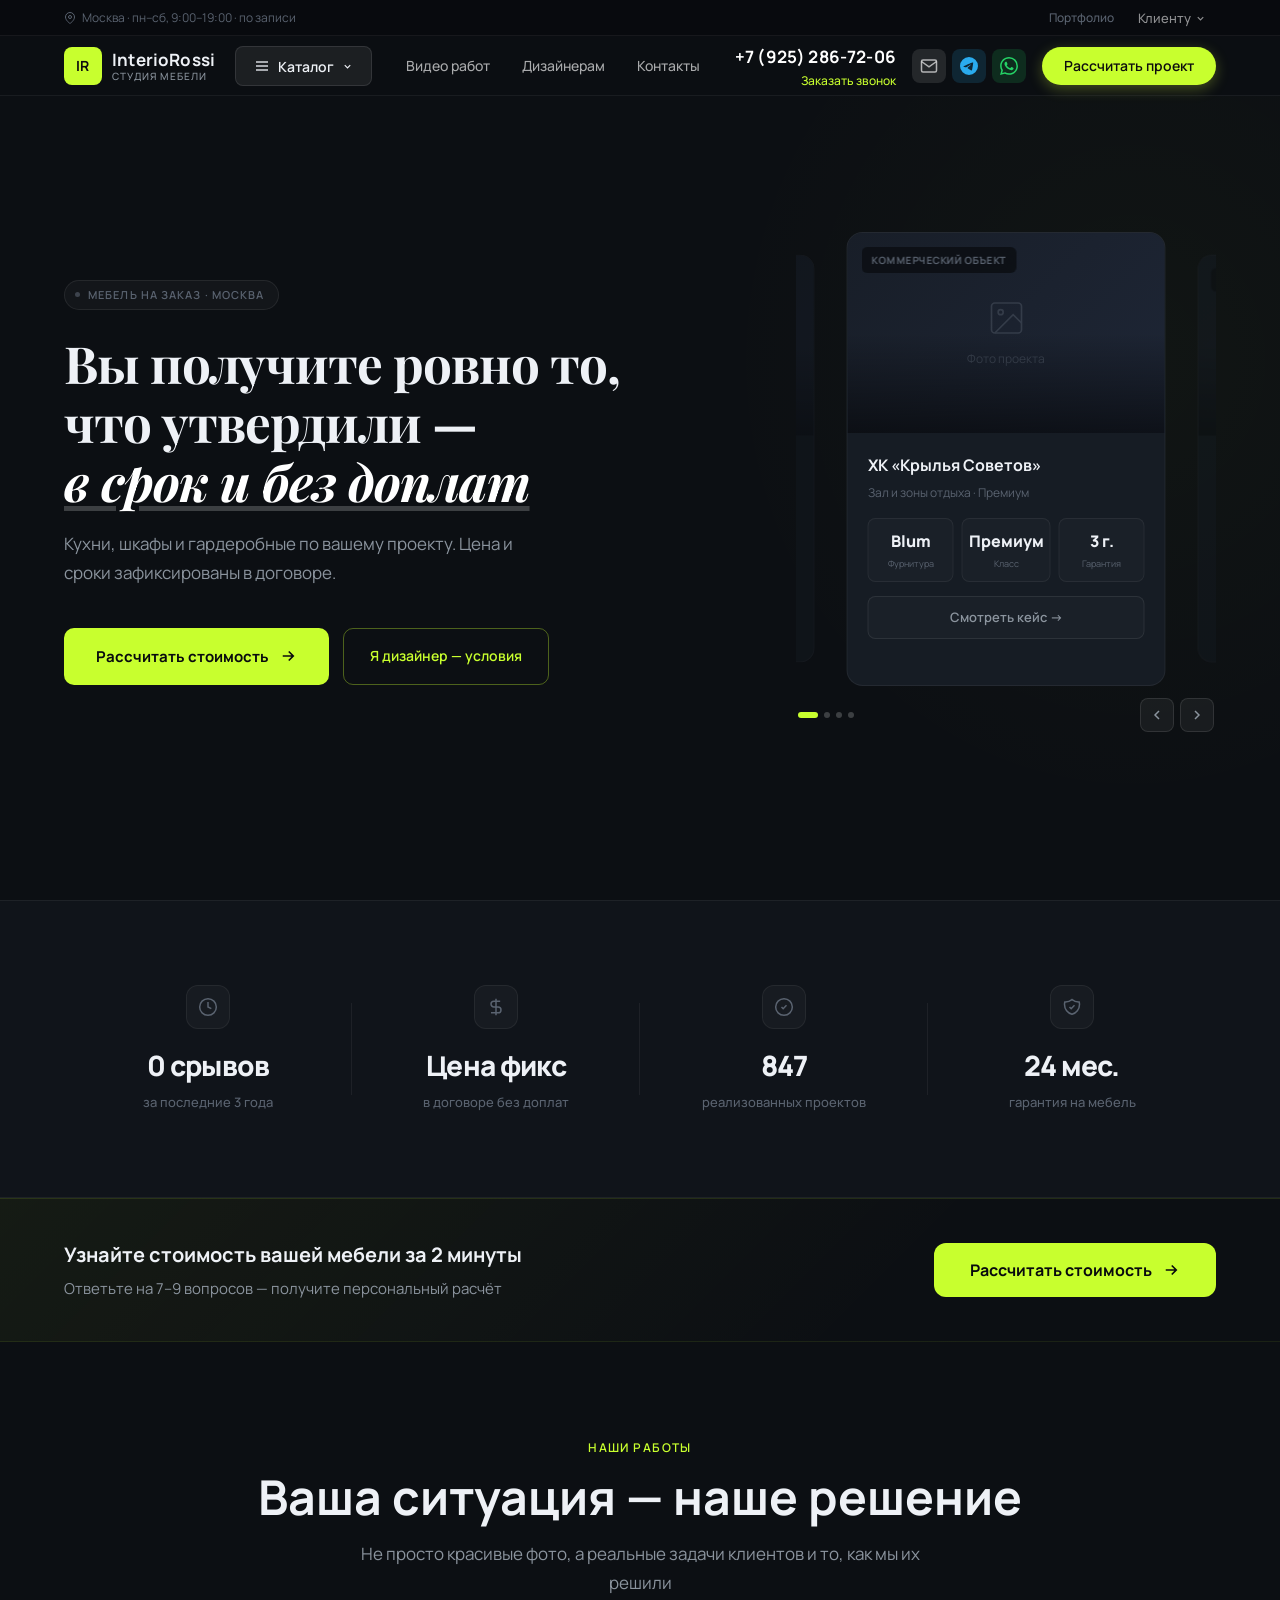
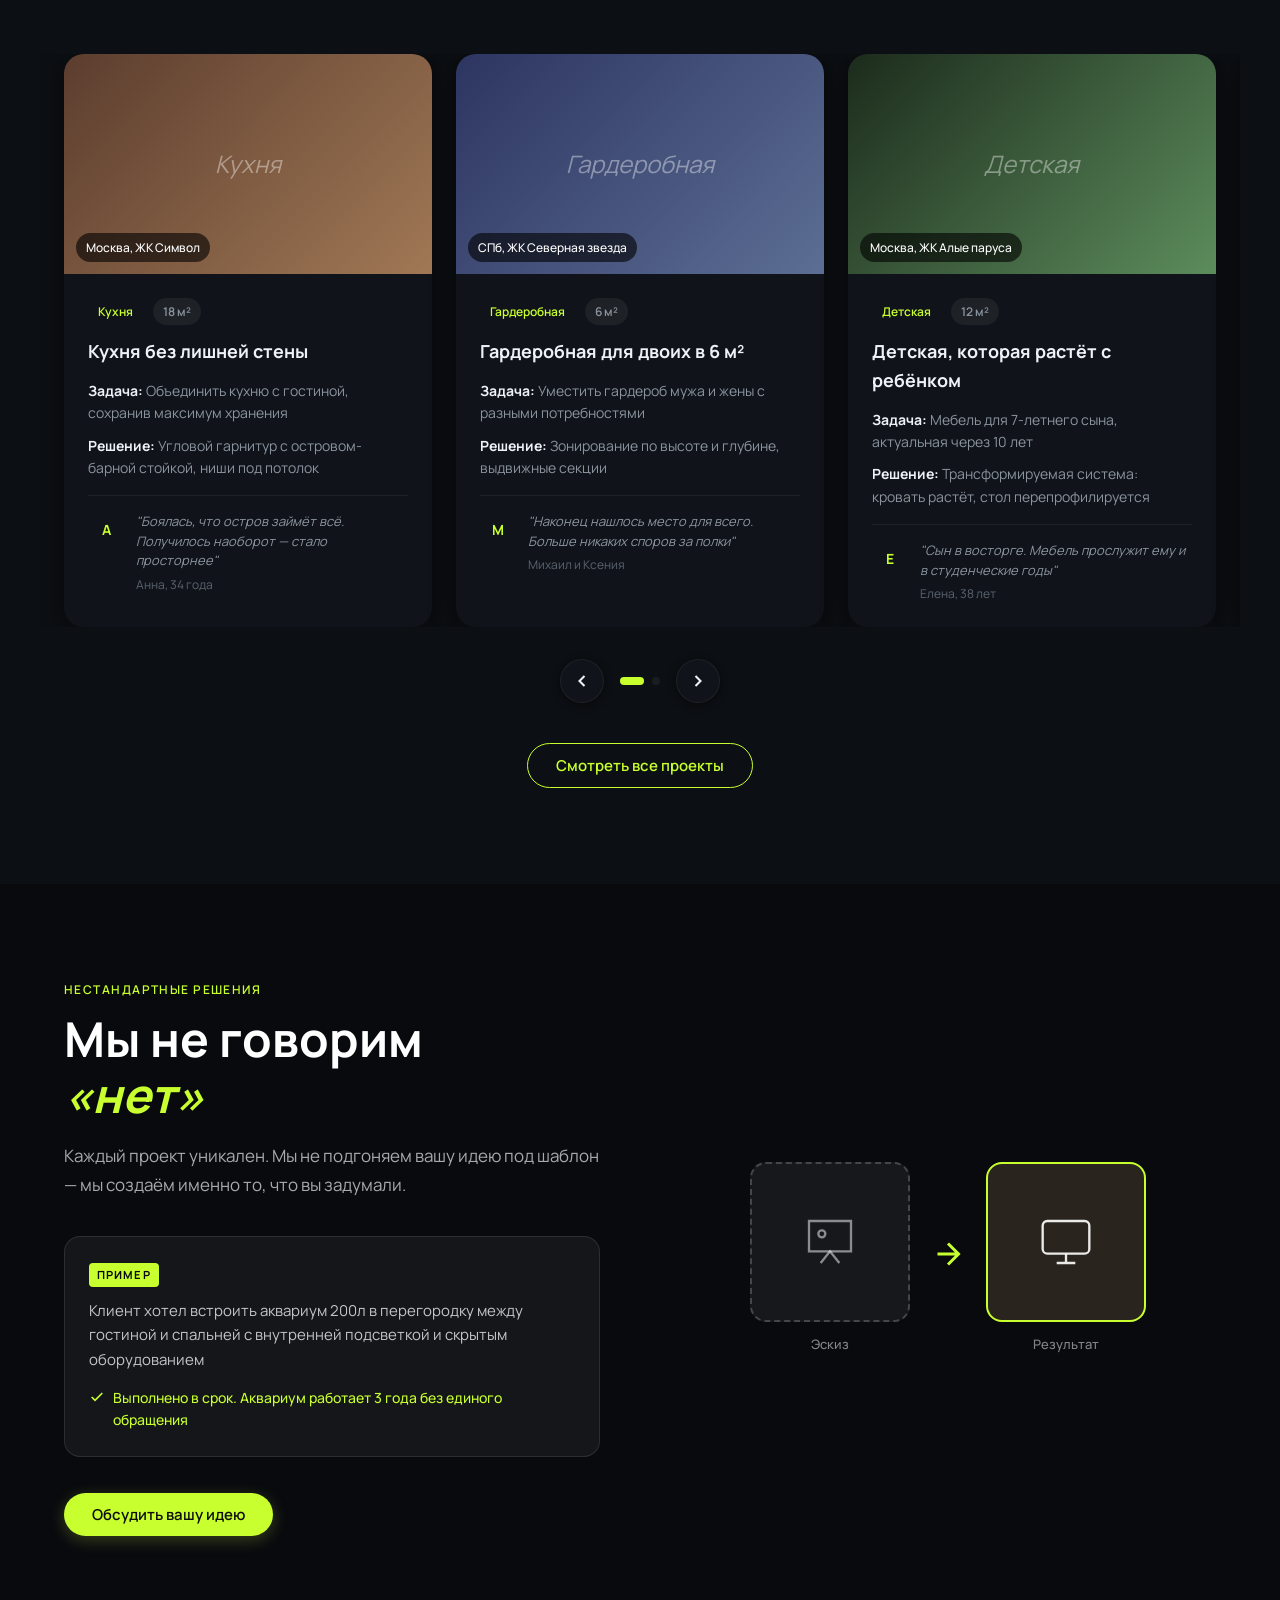
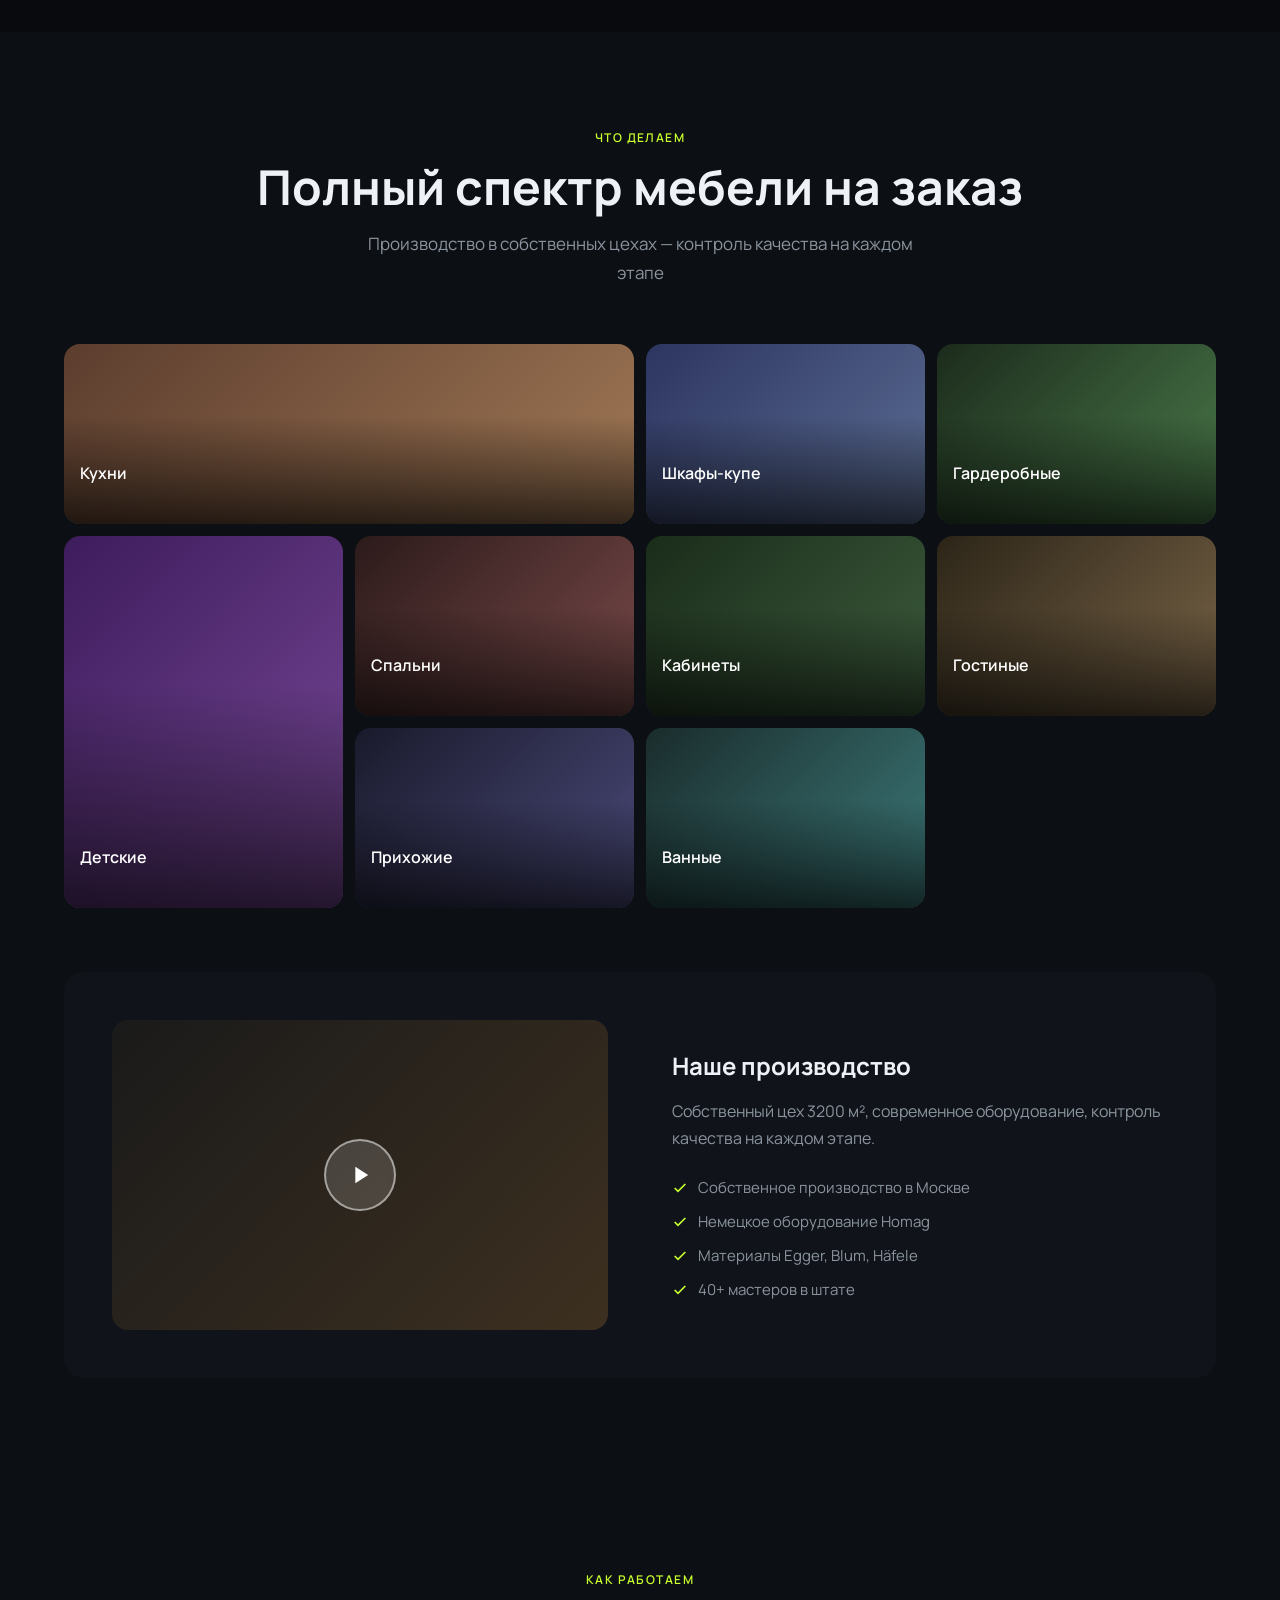
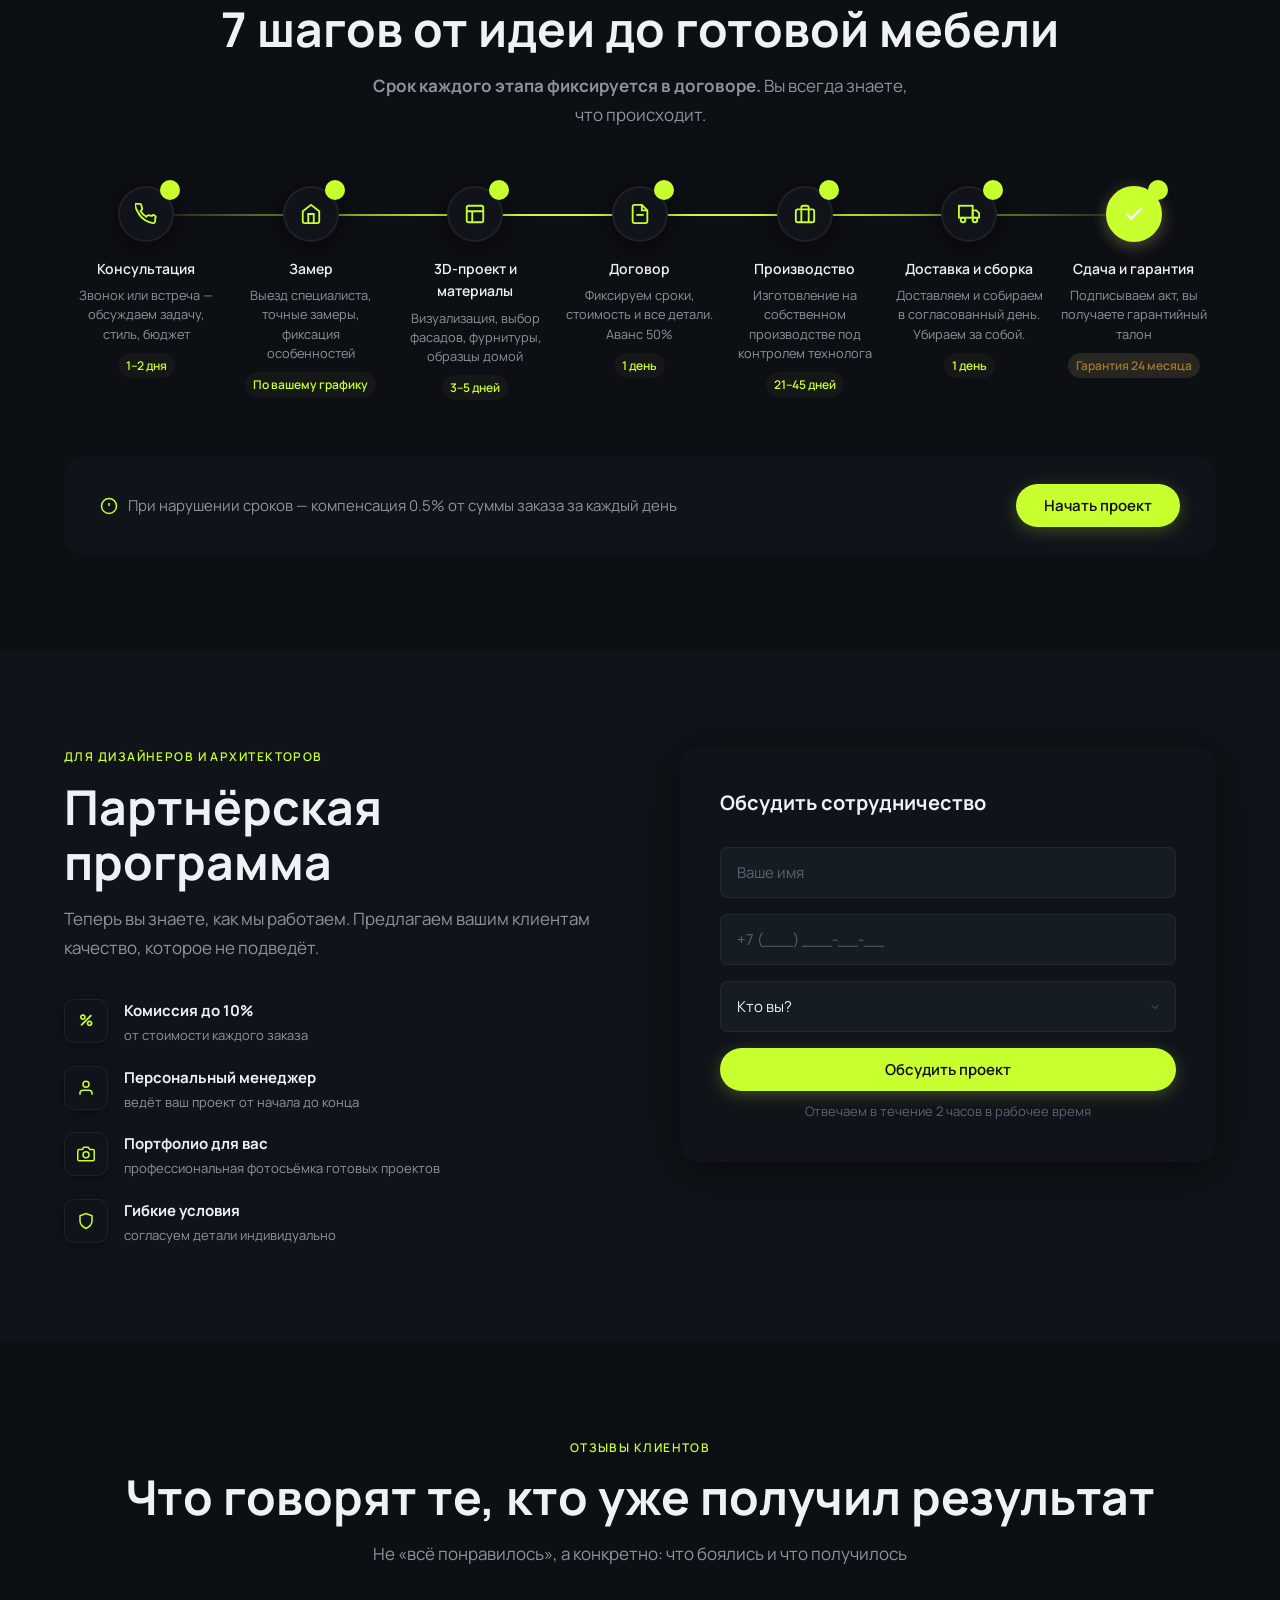
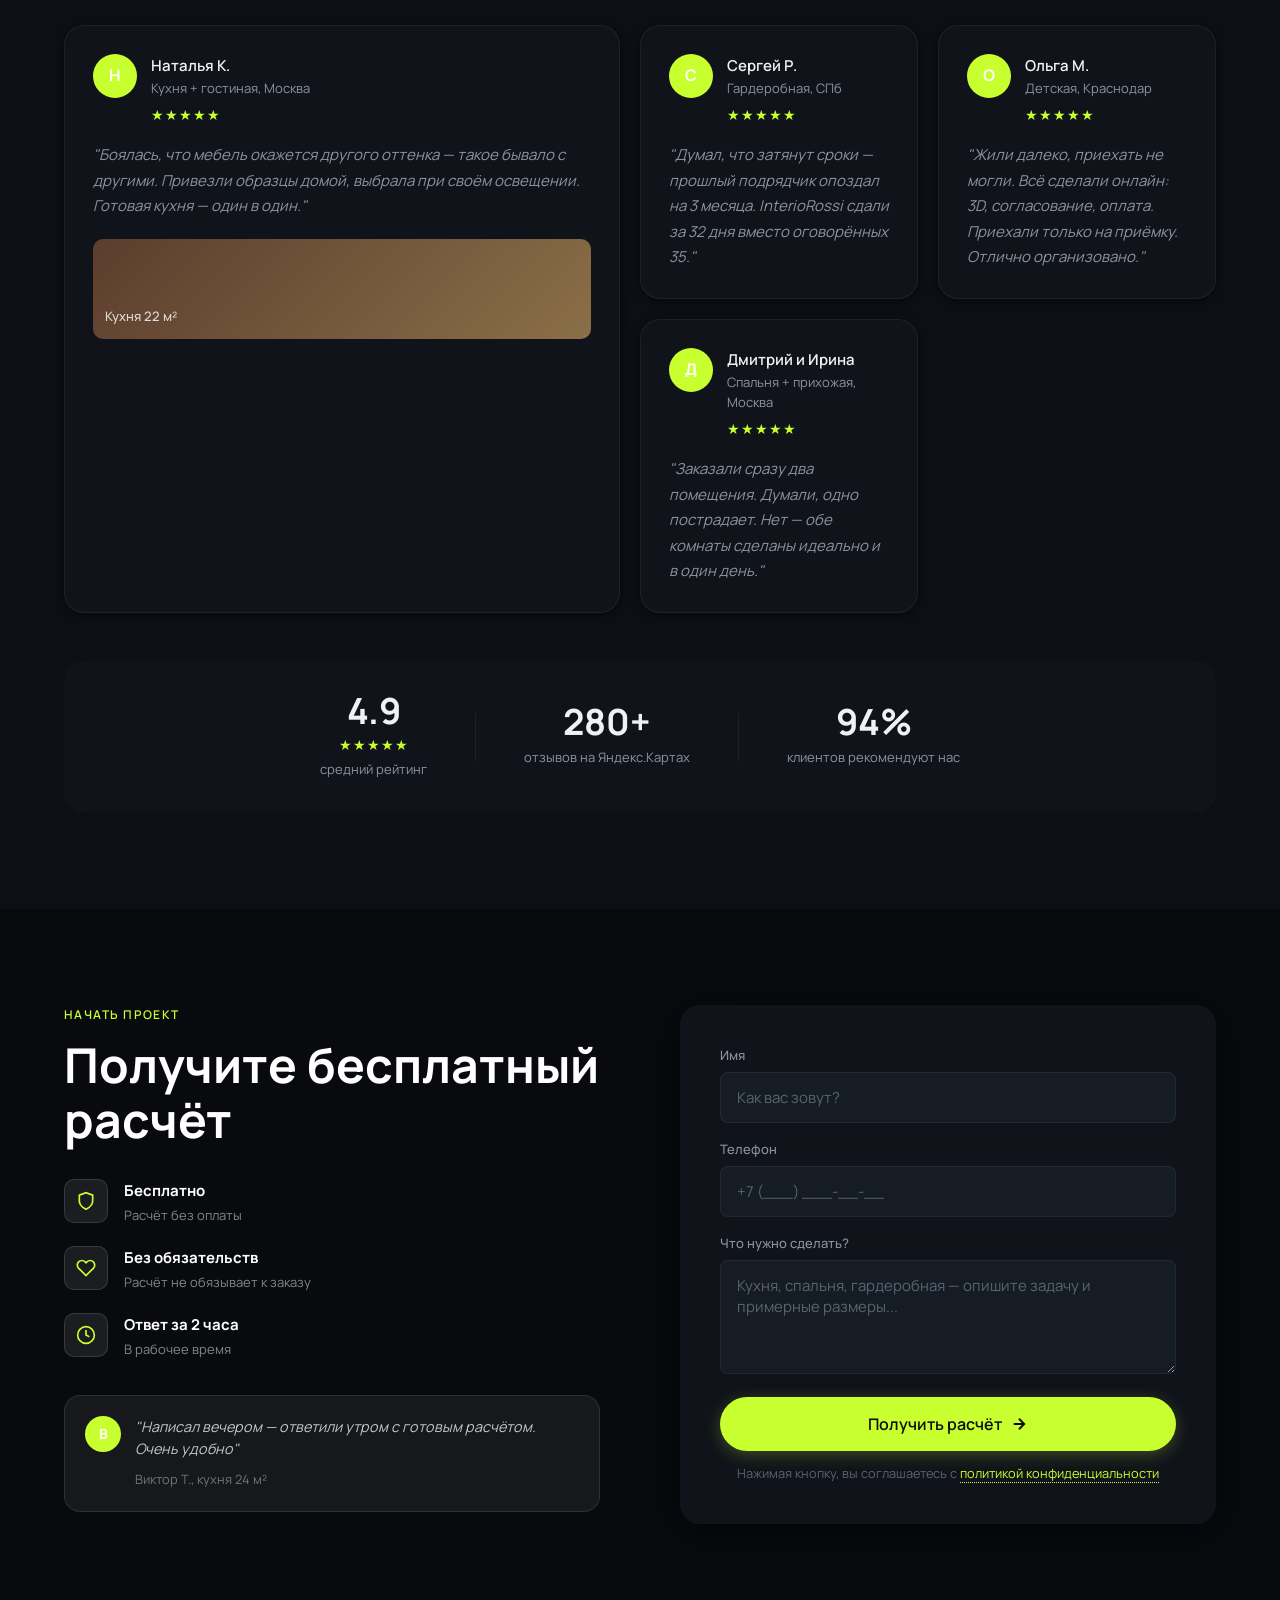
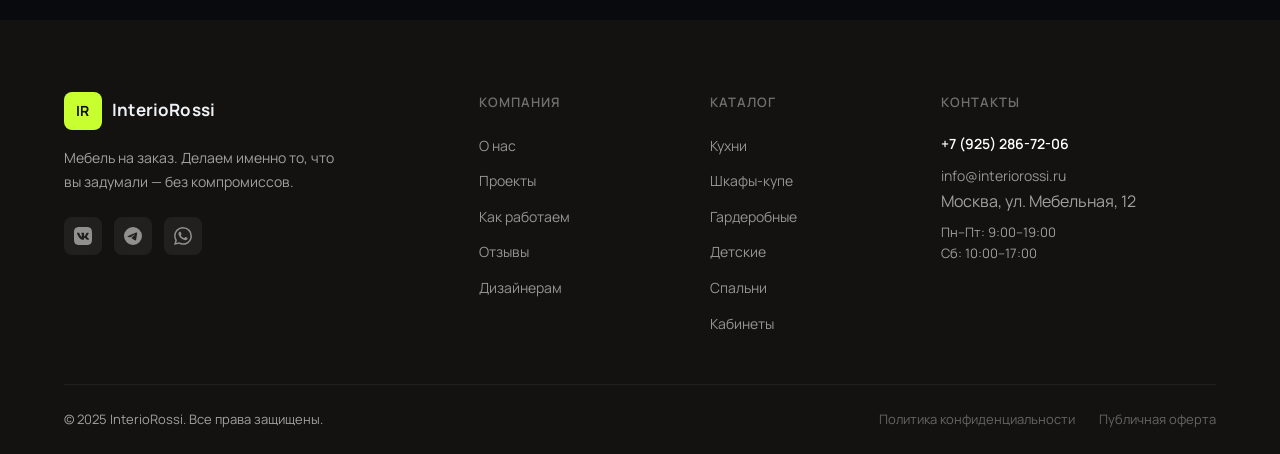
<file: Index.html>
<!DOCTYPE html>
<html lang="ru">
<head>
  <meta charset="UTF-8">
  <meta name="viewport" content="width=device-width, initial-scale=1.0">
  <meta name="description" content="InterioRossi — мебель на заказ в Москве и Московской области. Кухни, шкафы, гардеробные, детские, спальни. Собственное производство, гарантия 24 месяца, срок в договоре.">
  <meta name="keywords" content="мебель на заказ Москва, кухни на заказ Москва, шкафы купе на заказ, гардеробная на заказ, мебель Московская область, InterioRossi">
  <meta name="robots" content="index, follow">
  <meta name="author" content="InterioRossi">

  <!-- Open Graph — для Яндекс и соцсетей -->
  <meta property="og:type" content="website">
  <meta property="og:title" content="InterioRossi — Мебель на заказ в Москве">
  <meta property="og:description" content="Кухни, шкафы, гардеробные, детские, спальни на заказ. Собственное производство. Гарантия 24 месяца. Срок в договоре.">
  <meta property="og:url" content="https://emmanuilkovshilov-web.github.io/interiorossi-site/">
  <meta property="og:locale" content="ru_RU">
  <meta property="og:site_name" content="InterioRossi">

  <title>InterioRossi — Мебель на заказ в Москве | Кухни, шкафы, гардеробные</title>
  <link rel="preconnect" href="https://fonts.googleapis.com">
  <link rel="preconnect" href="https://fonts.gstatic.com" crossorigin>
  <link href="https://fonts.googleapis.com/css2?family=Manrope:wght@300;400;500;600;700&family=Playfair+Display:ital,wght@0,700;1,700&display=swap" rel="stylesheet">
  <link rel="stylesheet" href="css/style.css">
  <link rel="stylesheet" href="css/quiz.css">

  <!-- Schema.org — структурированные данные для поиска и ИИ -->
  <script type="application/ld+json">
  {
    "@context": "https://schema.org",
    "@type": "FurnitureStore",
    "name": "InterioRossi",
    "alternateName": "Интерио Росси",
    "description": "Студия мебели на заказ в Москве и Московской области. Кухни, шкафы, гардеробные, детские комнаты, спальни. Собственное производство с 2013 года. Гарантия 24 месяца.",
    "url": "https://emmanuilkovshilov-web.github.io/interiorossi-site/",
    "telephone": "+79252867206",
    "foundingDate": "2013",
    "priceRange": "$$",
    "address": {
      "@type": "PostalAddress",
      "addressLocality": "Москва",
      "addressRegion": "Московская область",
      "addressCountry": "RU"
    },
    "openingHoursSpecification": [
      {
        "@type": "OpeningHoursSpecification",
        "dayOfWeek": ["Monday","Tuesday","Wednesday","Thursday","Friday","Saturday"],
        "opens": "09:00",
        "closes": "19:00"
      }
    ],
    "contactPoint": {
      "@type": "ContactPoint",
      "telephone": "+79252867206",
      "contactType": "customer service",
      "availableLanguage": "Russian"
    },
    "sameAs": [
      "https://t.me/+79252867206",
      "https://wa.me/79252867206"
    ],
    "areaServed": [
      { "@type": "City", "name": "Москва" },
      { "@type": "AdministrativeArea", "name": "Московская область" }
    ],
    "hasOfferCatalog": {
      "@type": "OfferCatalog",
      "name": "Мебель на заказ",
      "itemListElement": [
        { "@type": "Offer", "itemOffered": { "@type": "Product", "name": "Кухни на заказ", "description": "Угловые, прямые, П-образные кухни, кухни с островом в Москве" } },
        { "@type": "Offer", "itemOffered": { "@type": "Product", "name": "Шкафы-купе и гардеробные на заказ", "description": "Встроенные шкафы, гардеробные комнаты, зеркальные фасады" } },
        { "@type": "Offer", "itemOffered": { "@type": "Product", "name": "Детские комнаты на заказ", "description": "Трансформируемые системы, кровати-чердаки, рабочие зоны" } },
        { "@type": "Offer", "itemOffered": { "@type": "Product", "name": "Спальни на заказ", "description": "Встроенные шкафы, мягкие изголовья, скрытое освещение" } },
        { "@type": "Offer", "itemOffered": { "@type": "Product", "name": "Кабинеты на заказ", "description": "Домашние кабинеты, библиотеки, рабочие зоны" } },
        { "@type": "Offer", "itemOffered": { "@type": "Product", "name": "Гостиные на заказ", "description": "Медиастены, книжные шкафы, ниши для декора" } }
      ]
    },
    "numberOfEmployees": { "@type": "QuantitativeValue", "value": 40 }
  }
  </script>
</head>
<body>

  <!-- ═══════════════ HEADER ═══════════════ -->
  <header class="header" id="header">

    <!-- ── Top bar ── -->
    <div class="hdr-top">
      <div class="container">
        <div class="hdr-top-row">

          <div class="hdr-address">
            <svg width="12" height="12" viewBox="0 0 24 24" fill="none" stroke="currentColor" stroke-width="2"><path d="M21 10c0 7-9 13-9 13s-9-6-9-13a9 9 0 0118 0z"/><circle cx="12" cy="10" r="3"/></svg>
            <span>Москва · пн–сб, 9:00–19:00 · по записи</span>
          </div>

          <div class="hdr-top-right">
            <a href="projects.html" class="hdr-tlink">Портфолио</a>

            <div class="hdr-client" id="hdrClient">
              <button class="hdr-tlink hdr-client-btn" id="hdrClientBtn" aria-expanded="false">
                Клиенту
                <svg width="11" height="11" viewBox="0 0 24 24" fill="none" stroke="currentColor" stroke-width="2.5"><path d="M6 9l6 6 6-6"/></svg>
              </button>
              <div class="hdr-client-menu" id="hdrClientMenu" role="menu">
                <a href="#process" role="menuitem">Как сделать заказ</a>
                <a href="#" role="menuitem">Доставка и сборка</a>
                <a href="#" role="menuitem">Гарантия 24 месяца</a>
                <a href="#reviews" role="menuitem">Отзывы</a>
                <a href="#" role="menuitem">Рассрочка 0%</a>
              </div>
            </div>
          </div>

        </div>
      </div>
    </div>

    <!-- ── Main row ── -->
    <div class="hdr-main">
      <div class="container">
        <div class="hdr-main-row">

          <!-- Logo -->
          <a href="/" class="logo">
            <span class="logo-icon">IR</span>
            <div class="logo-texts">
              <span class="logo-name">InterioRossi</span>
              <span class="logo-sub">Студия мебели</span>
            </div>
          </a>

          <!-- Catalog mega-menu -->
          <div class="catalog-wrap" id="catalogWrap">
            <button class="catalog-btn" id="catalogBtn" aria-expanded="false" aria-haspopup="true">
              <svg width="16" height="16" viewBox="0 0 24 24" fill="none" stroke="currentColor" stroke-width="2"><line x1="3" y1="6" x2="21" y2="6"/><line x1="3" y1="12" x2="21" y2="12"/><line x1="3" y1="18" x2="21" y2="18"/></svg>
              Каталог
              <svg class="cat-chevron" width="11" height="11" viewBox="0 0 24 24" fill="none" stroke="currentColor" stroke-width="2.5"><path d="M6 9l6 6 6-6"/></svg>
            </button>
          </div>

          <!-- Mega-menu overlay + panel (outside catalog-wrap for fixed positioning) -->
          <div class="catalog-overlay" id="catalogOverlay"></div>
          <div class="catalog-mega" id="catalogMega" role="region" aria-label="Каталог мебели">
            <div class="mega-grid-inner">

              <!-- Column 1: Каталог мебели -->
              <div class="mega-col">
                <div class="mega-col-title">Каталог мебели</div>
                <ul>
                  <li><a href="#"><span class="mega-cat-icon">🍳</span>Кухни</a></li>
                  <li><a href="#"><span class="mega-cat-icon">🚪</span>Шкафы-купе</a></li>
                  <li><a href="#"><span class="mega-cat-icon">👔</span>Гардеробные</a></li>
                  <li><a href="#"><span class="mega-cat-icon">📚</span>Стеллажи и полки</a></li>
                  <li><a href="#"><span class="mega-cat-icon">🛋</span>Мебель для гостиной</a></li>
                  <li><a href="#categories" class="mega-all">Весь каталог →</a></li>
                </ul>
              </div>

              <!-- Column 2: Разделы сайта -->
              <div>
                <div class="mega-col-title">Разделы</div>
                <div class="mega-pages">
                  <a href="#partners" class="mega-page-link">
                    <div class="mega-page-title">Дизайнерам</div>
                    <div class="mega-page-desc">Условия партнёрства, NDA, процент от заказа</div>
                  </a>
                  <a href="about.html" class="mega-page-link">
                    <div class="mega-page-title">О компании</div>
                    <div class="mega-page-desc">12 лет на рынке, 847 проектов, команда</div>
                  </a>
                  <a href="projects.html" class="mega-page-link">
                    <div class="mega-page-title">Проекты</div>
                    <div class="mega-page-desc">Кейсы кухонь, шкафов, коммерческих объектов</div>
                  </a>
                  <a href="#process" class="mega-page-link">
                    <div class="mega-page-title">Процесс работы</div>
                    <div class="mega-page-desc">От замера до монтажа за 5 этапов</div>
                  </a>
                  <a href="#" class="mega-page-link">
                    <div class="mega-page-title">Гарантии</div>
                    <div class="mega-page-desc">3 года, фиксированная цена, контроль качества</div>
                  </a>
                  <a href="contacts.html" class="mega-page-link">
                    <div class="mega-page-title">Контакты</div>
                    <div class="mega-page-desc">Адрес, телефон, мессенджеры, форма связи</div>
                  </a>
                </div>
              </div>

              <!-- Column 3: Quick contact -->
              <div>
                <div class="mega-quick">
                  <div class="mega-quick-title">Свяжитесь с нами</div>
                  <a href="tel:+79252867206" class="mega-quick-phone">+7 (925) 286-72-06</a>
                  <div class="mega-quick-hours">пн–сб, 9:00–19:00</div>
                  <button class="mega-quick-cta" data-quiz-open>Рассчитать проект</button>
                  <div class="mega-quick-msgs">
                    <a href="https://t.me/+79252867206">Telegram</a>
                    <a href="https://wa.me/79252867206">WhatsApp</a>
                  </div>
                </div>
              </div>

            </div>
          </div>

          <!-- Nav links -->
          <nav class="hdr-nav">
            <a href="#projects" class="hdr-nav-link">Видео работ</a>
            <a href="#partners" class="hdr-nav-link">Дизайнерам</a>
            <a href="contacts.html" class="hdr-nav-link">Контакты</a>
          </nav>

          <!-- Phone + messengers + CTA -->
          <div class="hdr-contact">
            <div class="hdr-phone-block">
              <a href="tel:+79252867206" class="hdr-phone">+7 (925) 286-72-06</a>
              <button class="hdr-callback" id="hdrCallback">Заказать звонок</button>
            </div>
            <div class="hdr-msgs">
              <a href="mailto:info@interiorossi.ru" class="hdr-msg email" aria-label="Email">
                <svg width="18" height="18" viewBox="0 0 24 24" fill="none" stroke="currentColor" stroke-width="2"><path d="M4 4h16c1.1 0 2 .9 2 2v12c0 1.1-.9 2-2 2H4c-1.1 0-2-.9-2-2V6c0-1.1.9-2 2-2z"/><polyline points="22,6 12,13 2,6"/></svg>
              </a>
              <a href="https://t.me/+79252867206" class="hdr-msg tg" aria-label="Telegram">
                <svg width="18" height="18" viewBox="0 0 24 24" fill="currentColor"><path d="M11.944 0A12 12 0 000 12a12 12 0 0012 12 12 12 0 0012-12A12 12 0 0012 0a12 12 0 00-.056 0zm4.962 7.224c.1-.002.321.023.465.14a.506.506 0 01.171.325c.016.093.036.306.02.472-.18 1.898-.962 6.502-1.36 8.627-.168.9-.499 1.201-.82 1.23-.696.065-1.225-.46-1.9-.902-1.056-.693-1.653-1.124-2.678-1.8-1.185-.78-.417-1.21.258-1.91.177-.184 3.247-2.977 3.307-3.23.007-.032.014-.15-.056-.212s-.174-.041-.249-.024c-.106.024-1.793 1.14-5.061 3.345-.48.33-.913.49-1.302.48-.428-.008-1.252-.241-1.865-.44-.752-.245-1.349-.374-1.297-.789.027-.216.325-.437.893-.663 3.498-1.524 5.83-2.529 6.998-3.014 3.332-1.386 4.025-1.627 4.476-1.635z"/></svg>
              </a>
              <a href="https://wa.me/79252867206" class="hdr-msg wa" aria-label="WhatsApp">
                <svg width="18" height="18" viewBox="0 0 24 24" fill="currentColor"><path d="M17.472 14.382c-.297-.149-1.758-.867-2.03-.967-.273-.099-.471-.148-.67.15-.197.297-.767.966-.94 1.164-.173.199-.347.223-.644.075-.297-.15-1.255-.463-2.39-1.475-.883-.788-1.48-1.761-1.653-2.059-.173-.297-.018-.458.13-.606.134-.133.298-.347.446-.52.149-.174.198-.298.298-.497.099-.198.05-.371-.025-.52-.075-.149-.669-1.612-.916-2.207-.242-.579-.487-.5-.669-.51-.173-.008-.371-.01-.57-.01-.198 0-.52.074-.792.372-.272.297-1.04 1.016-1.04 2.479 0 1.462 1.065 2.875 1.213 3.074.149.198 2.096 3.2 5.077 4.487.709.306 1.262.489 1.694.625.712.227 1.36.195 1.871.118.571-.085 1.758-.719 2.006-1.413.248-.694.248-1.289.173-1.413-.074-.124-.272-.198-.57-.347m-5.421 7.403h-.004a9.87 9.87 0 01-5.031-1.378l-.361-.214-3.741.982.998-3.648-.235-.374a9.86 9.86 0 01-1.51-5.26c.001-5.45 4.436-9.884 9.888-9.884 2.64 0 5.122 1.03 6.988 2.898a9.825 9.825 0 012.893 6.994c-.003 5.45-4.437 9.884-9.885 9.884m8.413-18.297A11.815 11.815 0 0012.05 0C5.495 0 .16 5.335.157 11.892c0 2.096.547 4.142 1.588 5.945L.057 24l6.305-1.654a11.882 11.882 0 005.683 1.448h.005c6.554 0 11.89-5.335 11.893-11.893a11.821 11.821 0 00-3.48-8.413z"/></svg>
              </a>
            </div>
            <button class="btn btn-cta" data-quiz-open>Рассчитать проект</button>
          </div>

          <button class="burger" id="burger" aria-label="Открыть меню">
            <span></span><span></span><span></span>
          </button>

        </div>
      </div>
    </div>

    <!-- ── Mobile menu ── -->
    <div class="mobile-menu" id="mobileMenu">
      <div class="mob-search">
        <svg width="16" height="16" viewBox="0 0 24 24" fill="none" stroke="currentColor" stroke-width="2"><circle cx="11" cy="11" r="8"/><path d="M21 21l-4.35-4.35"/></svg>
        <input type="text" placeholder="Поиск мебели...">
      </div>
      <ul>
        <li class="mob-catalog-toggle">
          <button id="mobCatalogToggle">
            Каталог
            <svg width="12" height="12" viewBox="0 0 24 24" fill="none" stroke="currentColor" stroke-width="2.5"><path d="M6 9l6 6 6-6"/></svg>
          </button>
          <ul class="mob-catalog-list" id="mobCatalogList">
            <li><a href="#">Шкафы-купе</a></li>
            <li><a href="#">Гардеробные</a></li>
            <li><a href="#">Кухни</a></li>
            <li><a href="#">Детские</a></li>
            <li><a href="#">Спальни</a></li>
            <li><a href="#categories">Весь каталог →</a></li>
          </ul>
        </li>
        <li><a href="#projects" class="nav-link">Видео работ</a></li>
        <li><a href="#process" class="nav-link">Как работаем</a></li>
        <li><a href="#reviews" class="nav-link">Отзывы</a></li>
        <li><a href="#partners" class="nav-link">Дизайнерам</a></li>
        <li><a href="contacts.html" class="nav-link">Контакты</a></li>
      </ul>
      <div class="mobile-menu-footer">
        <a href="tel:+79252867206" class="hdr-phone">+7 (925) 286-72-06</a>
        <button class="btn btn-cta btn-full" data-quiz-open>Рассчитать проект</button>
      </div>
    </div>

  </header>

  <main>

    <!-- ═══════════════ S1: HERO ═══════════════ -->
    <section class="hero" id="hero">
      <div class="container">
        <div class="hero-grid">

          <!-- Left: text -->
          <div>
            <div class="hero-eyebrow">Мебель на заказ · Москва</div>
            <h1 class="hero-headline">
              Вы получите ровно то,<br>
              что утвердили —<br>
              <em>в срок и без доплат</em>
            </h1>
            <p class="hero-sub">
              Кухни, шкафы и&nbsp;гардеробные по&nbsp;вашему проекту.
              Цена и сроки зафиксированы в&nbsp;договоре.
            </p>
            <div class="hero-ctas">
              <button class="btn-hero-primary" data-quiz-open>
                Рассчитать стоимость
                <svg width="18" height="18" fill="none" stroke="currentColor" stroke-width="2.2" viewBox="0 0 24 24"><path d="M5 12h14m-6-6 6 6-6 6"/></svg>
              </button>
              <a href="#partners" class="btn-hero-designer">
                Я дизайнер — условия
              </a>
            </div>
          </div>

          <!-- Right: project carousel -->
          <div class="hero-carousel" id="heroCarousel">
            <div class="hero-carousel-wrap">
              <div class="hero-carousel-track" id="heroCarTrack">

                <!-- Slide 1 -->
                <div class="hero-card">
                  <div class="hero-card-img">
                    <div class="hero-card-badge">Коммерческий объект</div>
                    <div class="hero-card-ph">
                      <svg width="40" height="40" stroke="currentColor" stroke-width="1" fill="none" viewBox="0 0 24 24"><rect x="3" y="3" width="18" height="18" rx="2"/><circle cx="8.5" cy="8.5" r="1.5"/><path d="m21 15-5-5L5 21"/></svg>
                      <div style="margin-top:6px;font-size:.75rem">Фото проекта</div>
                    </div>
                  </div>
                  <div class="hero-card-body">
                    <div class="hero-card-title">ХК «Крылья Советов»</div>
                    <div class="hero-card-meta">Зал и зоны отдыха · Премиум</div>
                    <div class="hero-card-stats">
                      <div class="hero-card-stat"><div class="hero-card-stat-val">Blum</div><div class="hero-card-stat-lbl">Фурнитура</div></div>
                      <div class="hero-card-stat"><div class="hero-card-stat-val">Премиум</div><div class="hero-card-stat-lbl">Класс</div></div>
                      <div class="hero-card-stat"><div class="hero-card-stat-val">3 г.</div><div class="hero-card-stat-lbl">Гарантия</div></div>
                    </div>
                    <a href="projects.html" class="hero-card-link">Смотреть кейс →</a>
                  </div>
                </div>

                <!-- Slide 2 -->
                <div class="hero-card">
                  <div class="hero-card-img">
                    <div class="hero-card-badge">Жилой проект</div>
                    <div class="hero-card-ph">
                      <svg width="40" height="40" stroke="currentColor" stroke-width="1" fill="none" viewBox="0 0 24 24"><rect x="3" y="3" width="18" height="18" rx="2"/><circle cx="8.5" cy="8.5" r="1.5"/><path d="m21 15-5-5L5 21"/></svg>
                      <div style="margin-top:6px;font-size:.75rem">Фото проекта</div>
                    </div>
                  </div>
                  <div class="hero-card-body">
                    <div class="hero-card-title">Квартира на Кутузовском</div>
                    <div class="hero-card-meta">Кухня + гостиная · Бизнес</div>
                    <div class="hero-card-stats">
                      <div class="hero-card-stat"><div class="hero-card-stat-val">18 п.м.</div><div class="hero-card-stat-lbl">Длина</div></div>
                      <div class="hero-card-stat"><div class="hero-card-stat-val">МДФ эмаль</div><div class="hero-card-stat-lbl">Фасады</div></div>
                      <div class="hero-card-stat"><div class="hero-card-stat-val">45 дн.</div><div class="hero-card-stat-lbl">Срок</div></div>
                    </div>
                    <a href="projects.html" class="hero-card-link">Смотреть кейс →</a>
                  </div>
                </div>

                <!-- Slide 3 -->
                <div class="hero-card">
                  <div class="hero-card-img">
                    <div class="hero-card-badge">Загородный дом</div>
                    <div class="hero-card-ph">
                      <svg width="40" height="40" stroke="currentColor" stroke-width="1" fill="none" viewBox="0 0 24 24"><rect x="3" y="3" width="18" height="18" rx="2"/><circle cx="8.5" cy="8.5" r="1.5"/><path d="m21 15-5-5L5 21"/></svg>
                      <div style="margin-top:6px;font-size:.75rem">Фото проекта</div>
                    </div>
                  </div>
                  <div class="hero-card-body">
                    <div class="hero-card-title">Усадьба в Подмосковье</div>
                    <div class="hero-card-meta">Гардероб + кабинет · Стандарт</div>
                    <div class="hero-card-stats">
                      <div class="hero-card-stat"><div class="hero-card-stat-val">22 п.м.</div><div class="hero-card-stat-lbl">Длина</div></div>
                      <div class="hero-card-stat"><div class="hero-card-stat-val">Egger</div><div class="hero-card-stat-lbl">Материал</div></div>
                      <div class="hero-card-stat"><div class="hero-card-stat-val">30 дн.</div><div class="hero-card-stat-lbl">Срок</div></div>
                    </div>
                    <a href="projects.html" class="hero-card-link">Смотреть кейс →</a>
                  </div>
                </div>

                <!-- Slide 4 -->
                <div class="hero-card">
                  <div class="hero-card-img">
                    <div class="hero-card-badge">Коммерческий объект</div>
                    <div class="hero-card-ph">
                      <svg width="40" height="40" stroke="currentColor" stroke-width="1" fill="none" viewBox="0 0 24 24"><rect x="3" y="3" width="18" height="18" rx="2"/><circle cx="8.5" cy="8.5" r="1.5"/><path d="m21 15-5-5L5 21"/></svg>
                      <div style="margin-top:6px;font-size:.75rem">Фото проекта</div>
                    </div>
                  </div>
                  <div class="hero-card-body">
                    <div class="hero-card-title">Офис TechHub</div>
                    <div class="hero-card-meta">Ресепшн + переговорные · Премиум</div>
                    <div class="hero-card-stats">
                      <div class="hero-card-stat"><div class="hero-card-stat-val">Blum</div><div class="hero-card-stat-lbl">Фурнитура</div></div>
                      <div class="hero-card-stat"><div class="hero-card-stat-val">Премиум</div><div class="hero-card-stat-lbl">Класс</div></div>
                      <div class="hero-card-stat"><div class="hero-card-stat-val">60 дн.</div><div class="hero-card-stat-lbl">Срок</div></div>
                    </div>
                    <a href="projects.html" class="hero-card-link">Смотреть кейс →</a>
                  </div>
                </div>

              </div><!-- /track -->
            </div><!-- /wrap -->

            <div class="hero-carousel-footer">
              <div class="hero-carousel-dots" id="heroCarDots"></div>
              <div class="hero-carousel-arrows">
                <button class="hero-car-btn" id="heroCarPrev" aria-label="Назад">
                  <svg width="16" height="16" fill="none" stroke="currentColor" stroke-width="2.2" viewBox="0 0 24 24"><path d="M15 18l-6-6 6-6"/></svg>
                </button>
                <button class="hero-car-btn" id="heroCarNext" aria-label="Вперёд">
                  <svg width="16" height="16" fill="none" stroke="currentColor" stroke-width="2.2" viewBox="0 0 24 24"><path d="M9 18l6-6-6-6"/></svg>
                </button>
              </div>
            </div>

          </div><!-- /hero-carousel -->

        </div>
      </div>
    </section>

    <!-- ═══════════════ TRUST ═══════════════ -->
    <section class="trust-section">
      <div class="container">
        <div class="trust-grid">
          <div class="trust-item">
            <div class="trust-icon">
              <svg viewBox="0 0 24 24"><circle cx="12" cy="12" r="10"/><path d="M12 6v6l4 2"/></svg>
            </div>
            <div class="trust-num">0 срывов</div>
            <div class="trust-label">за последние 3 года</div>
          </div>
          <div class="trust-item">
            <div class="trust-icon">
              <svg viewBox="0 0 24 24"><path d="M12 2v20M17 5H9.5a3.5 3.5 0 1 0 0 7h5a3.5 3.5 0 1 1 0 7H6"/></svg>
            </div>
            <div class="trust-num">Цена фикс</div>
            <div class="trust-label">в договоре без доплат</div>
          </div>
          <div class="trust-item">
            <div class="trust-icon">
              <svg viewBox="0 0 24 24"><path d="M9 12l2 2 4-4"/><circle cx="12" cy="12" r="10"/></svg>
            </div>
            <div class="trust-num">847</div>
            <div class="trust-label">реализованных проектов</div>
          </div>
          <div class="trust-item">
            <div class="trust-icon">
              <svg viewBox="0 0 24 24"><path d="M9 12l2 2 4-4m5.618-4.016A11.955 11.955 0 0112 2.944a11.955 11.955 0 01-8.618 3.04A12.02 12.02 0 003 9c0 5.591 3.824 10.29 9 11.622 5.176-1.332 9-6.03 9-11.622 0-1.042-.133-2.052-.382-3.016z"/></svg>
            </div>
            <div class="trust-num">24 мес.</div>
            <div class="trust-label">гарантия на мебель</div>
          </div>
        </div>
      </div>
    </section>

    <!-- ═══════════════ QUIZ CTA STRIP ═══════════════ -->
    <section class="quiz-cta-strip">
      <div class="container">
        <div class="quiz-cta-strip-inner">
          <div class="quiz-cta-strip-text">
            <div class="quiz-cta-strip-title">Узнайте стоимость вашей мебели за 2 минуты</div>
            <div class="quiz-cta-strip-sub">Ответьте на 7–9 вопросов — получите персональный расчёт</div>
          </div>
          <button class="quiz-cta-strip-btn" data-quiz-open>
            Рассчитать стоимость
            <svg width="18" height="18" fill="none" stroke="currentColor" stroke-width="2.2" viewBox="0 0 24 24"><path d="M5 12h14m-6-6 6 6-6 6"/></svg>
          </button>
        </div>
      </div>
    </section>

    <!-- ═══════════════ S2: КЕЙСЫ КАРУСЕЛЬ ═══════════════ -->
    <section class="cases section" id="projects">
      <div class="container">
        <div class="section-header">
          <p class="section-eyebrow">Наши работы</p>
          <h2 class="section-title">Ваша ситуация — наше решение</h2>
          <p class="section-desc">Не просто красивые фото, а реальные задачи клиентов и то, как мы их решили</p>
        </div>
        <div class="carousel-wrapper">
          <div class="cases-carousel" id="casesCarousel">

            <div class="case-card">
              <div class="case-image">
                <div class="case-img-ph" style="--c1:#5C3D2E;--c2:#A07855"><span>Кухня</span></div>
                <div class="case-badge">Москва, ЖК Символ</div>
              </div>
              <div class="case-content">
                <div class="case-meta"><span class="case-type">Кухня</span><span class="case-area">18 м²</span></div>
                <h3>Кухня без лишней стены</h3>
                <div class="case-task"><strong>Задача:</strong> Объединить кухню с гостиной, сохранив максимум хранения</div>
                <div class="case-solution"><strong>Решение:</strong> Угловой гарнитур с островом-барной стойкой, ниши под потолок</div>
                <div class="case-review">
                  <div class="ava-ph">А</div>
                  <div class="review-text"><p>"Боялась, что остров займёт всё. Получилось наоборот — стало просторнее"</p><span>Анна, 34 года</span></div>
                </div>
              </div>
            </div>

            <div class="case-card">
              <div class="case-image">
                <div class="case-img-ph" style="--c1:#2D3561;--c2:#5C6E94"><span>Гардеробная</span></div>
                <div class="case-badge">СПб, ЖК Северная звезда</div>
              </div>
              <div class="case-content">
                <div class="case-meta"><span class="case-type">Гардеробная</span><span class="case-area">6 м²</span></div>
                <h3>Гардеробная для двоих в 6 м²</h3>
                <div class="case-task"><strong>Задача:</strong> Уместить гардероб мужа и жены с разными потребностями</div>
                <div class="case-solution"><strong>Решение:</strong> Зонирование по высоте и глубине, выдвижные секции</div>
                <div class="case-review">
                  <div class="ava-ph">М</div>
                  <div class="review-text"><p>"Наконец нашлось место для всего. Больше никаких споров за полки"</p><span>Михаил и Ксения</span></div>
                </div>
              </div>
            </div>

            <div class="case-card">
              <div class="case-image">
                <div class="case-img-ph" style="--c1:#1C2B1C;--c2:#5C8C5C"><span>Детская</span></div>
                <div class="case-badge">Москва, ЖК Алые паруса</div>
              </div>
              <div class="case-content">
                <div class="case-meta"><span class="case-type">Детская</span><span class="case-area">12 м²</span></div>
                <h3>Детская, которая растёт с ребёнком</h3>
                <div class="case-task"><strong>Задача:</strong> Мебель для 7-летнего сына, актуальная через 10 лет</div>
                <div class="case-solution"><strong>Решение:</strong> Трансформируемая система: кровать растёт, стол перепрофилируется</div>
                <div class="case-review">
                  <div class="ava-ph">Е</div>
                  <div class="review-text"><p>"Сын в восторге. Мебель прослужит ему и в студенческие годы"</p><span>Елена, 38 лет</span></div>
                </div>
              </div>
            </div>

            <div class="case-card">
              <div class="case-image">
                <div class="case-img-ph" style="--c1:#2C2218;--c2:#7A6548"><span>Кабинет</span></div>
                <div class="case-badge">Москва, ЖК Headliner</div>
              </div>
              <div class="case-content">
                <div class="case-meta"><span class="case-type">Кабинет</span><span class="case-area">16 м²</span></div>
                <h3>Домашний кабинет как офис мечты</h3>
                <div class="case-task"><strong>Задача:</strong> Профессиональная обстановка дома с системой хранения</div>
                <div class="case-solution"><strong>Решение:</strong> Встроенные шкафы от пола до потолка, L-образный стол</div>
                <div class="case-review">
                  <div class="ava-ph">А</div>
                  <div class="review-text"><p>"Работаю дома 5 лет — наконец есть настоящий кабинет, не уголок с ноутбуком"</p><span>Андрей, 42 года</span></div>
                </div>
              </div>
            </div>

          </div>
        </div>
        <div class="carousel-controls">
          <button class="carousel-btn" id="casesPrev" aria-label="Предыдущий">
            <svg width="20" height="20" viewBox="0 0 24 24" fill="none" stroke="currentColor" stroke-width="2.5"><path d="M15 18l-6-6 6-6"/></svg>
          </button>
          <div class="carousel-dots" id="casesDots"></div>
          <button class="carousel-btn" id="casesNext" aria-label="Следующий">
            <svg width="20" height="20" viewBox="0 0 24 24" fill="none" stroke="currentColor" stroke-width="2.5"><path d="M9 18l6-6-6-6"/></svg>
          </button>
        </div>
        <div class="section-cta">
          <a href="projects.html" class="btn btn-outline">Смотреть все проекты</a>
        </div>
      </div>
    </section>

    <!-- ═══════════════ S3: МЫ НЕ ГОВОРИМ НЕТ ═══════════════ -->
    <section class="no-limits section section-dark" id="noLimits">
      <div class="container">
        <div class="no-limits-grid">
          <div class="nl-text">
            <p class="section-eyebrow light">Нестандартные решения</p>
            <h2 class="section-title light">Мы не говорим<br><em>«нет»</em></h2>
            <p class="section-desc light">Каждый проект уникален. Мы не подгоняем вашу идею под шаблон — мы создаём именно то, что вы задумали.</p>
            <div class="nl-example">
              <span class="nl-tag">Пример</span>
              <p>Клиент хотел встроить аквариум 200л в перегородку между гостиной и спальней с внутренней подсветкой и скрытым оборудованием</p>
              <div class="nl-result">
                <svg width="16" height="16" viewBox="0 0 24 24" fill="none" stroke="currentColor" stroke-width="2.5"><path d="M20 6L9 17l-5-5"/></svg>
                Выполнено в срок. Аквариум работает 3 года без единого обращения
              </div>
            </div>
            <a href="#contact" class="btn btn-primary">Обсудить вашу идею</a>
          </div>
          <div class="nl-visual">
            <div class="before-after">
              <div class="ba-item">
                <div class="ba-img ba-before">
                  <svg width="56" height="56" viewBox="0 0 24 24" fill="none" stroke="rgba(255,255,255,0.5)" stroke-width="1"><path d="M3 3h18v13H3z"/><path d="M8 21l4-5 4 5"/><circle cx="8.5" cy="8.5" r="1.5"/></svg>
                </div>
                <span>Эскиз</span>
              </div>
              <div class="ba-arrow">
                <svg width="36" height="36" viewBox="0 0 24 24" fill="none" stroke="currentColor" stroke-width="2"><path d="M5 12h14M12 5l7 7-7 7"/></svg>
              </div>
              <div class="ba-item">
                <div class="ba-img ba-after">
                  <svg width="56" height="56" viewBox="0 0 24 24" fill="none" stroke="rgba(255,255,255,0.9)" stroke-width="1"><rect x="2" y="3" width="20" height="14" rx="2"/><path d="M8 21h8M12 17v4"/></svg>
                </div>
                <span>Результат</span>
              </div>
            </div>
          </div>
        </div>
      </div>
    </section>

    <!-- ═══════════════ S4: КОМПЕТЕНЦИЯ ═══════════════ -->
    <section class="competence section" id="categories">
      <div class="container">
        <div class="section-header">
          <p class="section-eyebrow">Что делаем</p>
          <h2 class="section-title">Полный спектр мебели на заказ</h2>
          <p class="section-desc">Производство в собственных цехах — контроль качества на каждом этапе</p>
        </div>

        <div class="masonry-grid">
          <div class="mi span-2" data-cat="Кухни"><div class="mi-bg" style="--c1:#5C3D2E;--c2:#A07855"></div><div class="mi-ov"><h3>Кухни</h3><span>от 180 000 ₽</span></div></div>
          <div class="mi" data-cat="Шкафы-купе"><div class="mi-bg" style="--c1:#2D3561;--c2:#5C6E94"></div><div class="mi-ov"><h3>Шкафы-купе</h3><span>от 45 000 ₽</span></div></div>
          <div class="mi" data-cat="Гардеробные"><div class="mi-bg" style="--c1:#1C2B1C;--c2:#4A7A4A"></div><div class="mi-ov"><h3>Гардеробные</h3><span>от 90 000 ₽</span></div></div>
          <div class="mi row-2" data-cat="Детские"><div class="mi-bg" style="--c1:#3D1C5C;--c2:#7A4A9A"></div><div class="mi-ov"><h3>Детские</h3><span>от 120 000 ₽</span></div></div>
          <div class="mi" data-cat="Спальни"><div class="mi-bg" style="--c1:#2C1A1A;--c2:#7A4A4A"></div><div class="mi-ov"><h3>Спальни</h3><span>от 150 000 ₽</span></div></div>
          <div class="mi" data-cat="Кабинеты"><div class="mi-bg" style="--c1:#1A2C1A;--c2:#3D5C3D"></div><div class="mi-ov"><h3>Кабинеты</h3><span>от 100 000 ₽</span></div></div>
          <div class="mi" data-cat="Гостиные"><div class="mi-bg" style="--c1:#2C2518;--c2:#7A6548"></div><div class="mi-ov"><h3>Гостиные</h3><span>от 200 000 ₽</span></div></div>
          <div class="mi" data-cat="Прихожие"><div class="mi-bg" style="--c1:#1A1A2C;--c2:#4A4A7A"></div><div class="mi-ov"><h3>Прихожие</h3><span>от 60 000 ₽</span></div></div>
          <div class="mi" data-cat="Ванные"><div class="mi-bg" style="--c1:#1A2C2C;--c2:#3D7A7A"></div><div class="mi-ov"><h3>Ванные</h3><span>от 80 000 ₽</span></div></div>
        </div>

        <div class="production-block">
          <div class="prod-video">
            <div class="prod-thumb" style="background:linear-gradient(135deg,#1A1A1A,#3D3020)">
              <button class="play-btn" id="videoPlay" aria-label="Смотреть видео с производства">
                <svg width="28" height="28" viewBox="0 0 24 24" fill="currentColor"><path d="M8 5v14l11-7z"/></svg>
              </button>
            </div>
          </div>
          <div class="prod-text">
            <h3>Наше производство</h3>
            <p>Собственный цех 3200 м², современное оборудование, контроль качества на каждом этапе.</p>
            <ul class="prod-list">
              <li><svg width="16" height="16" viewBox="0 0 24 24" fill="none" stroke="currentColor" stroke-width="2.5"><path d="M20 6L9 17l-5-5"/></svg>Собственное производство в Москве</li>
              <li><svg width="16" height="16" viewBox="0 0 24 24" fill="none" stroke="currentColor" stroke-width="2.5"><path d="M20 6L9 17l-5-5"/></svg>Немецкое оборудование Homag</li>
              <li><svg width="16" height="16" viewBox="0 0 24 24" fill="none" stroke="currentColor" stroke-width="2.5"><path d="M20 6L9 17l-5-5"/></svg>Материалы Egger, Blum, Häfele</li>
              <li><svg width="16" height="16" viewBox="0 0 24 24" fill="none" stroke="currentColor" stroke-width="2.5"><path d="M20 6L9 17l-5-5"/></svg>40+ мастеров в штате</li>
            </ul>
          </div>
        </div>
      </div>
    </section>

    <!-- ═══════════════ S5: ПРОЦЕСС ═══════════════ -->
    <section class="process section" id="process">
      <div class="container">
        <div class="section-header">
          <p class="section-eyebrow">Как работаем</p>
          <h2 class="section-title">7 шагов от идеи до готовой мебели</h2>
          <p class="section-desc"><strong>Срок каждого этапа фиксируется в договоре.</strong> Вы всегда знаете, что происходит.</p>
        </div>
        <div class="process-track">

          <div class="ps" data-step="01">
            <div class="ps-bubble">
              <svg width="22" height="22" viewBox="0 0 24 24" fill="none" stroke="currentColor" stroke-width="2"><path d="M22 16.92v3a2 2 0 01-2.18 2 19.79 19.79 0 01-8.63-3.07A19.5 19.5 0 013.07 9.81a19.79 19.79 0 01-3.07-8.63A2 2 0 012 .93h3a2 2 0 012 1.72c.127.96.361 1.903.7 2.81a2 2 0 01-.45 2.11L6.09 8.74a16 16 0 006.29 6.29l1.17-1.17a2 2 0 012.11-.45c.907.339 1.85.573 2.81.7A2 2 0 0122 16.92z"/></svg>
            </div>
            <div class="ps-body"><h3>Консультация</h3><p>Звонок или встреча — обсуждаем задачу, стиль, бюджет</p><span class="ps-time">1–2 дня</span></div>
          </div>

          <div class="ps" data-step="02">
            <div class="ps-bubble">
              <svg width="22" height="22" viewBox="0 0 24 24" fill="none" stroke="currentColor" stroke-width="2"><path d="M3 9l9-7 9 7v11a2 2 0 01-2 2H5a2 2 0 01-2-2z"/><polyline points="9 22 9 12 15 12 15 22"/></svg>
            </div>
            <div class="ps-body"><h3>Замер</h3><p>Выезд специалиста, точные замеры, фиксация особенностей</p><span class="ps-time">По вашему графику</span></div>
          </div>

          <div class="ps" data-step="03">
            <div class="ps-bubble">
              <svg width="22" height="22" viewBox="0 0 24 24" fill="none" stroke="currentColor" stroke-width="2"><rect x="3" y="3" width="18" height="18" rx="2"/><path d="M3 9h18M9 21V9"/></svg>
            </div>
            <div class="ps-body"><h3>3D-проект и материалы</h3><p>Визуализация, выбор фасадов, фурнитуры, образцы домой</p><span class="ps-time">3–5 дней</span></div>
          </div>

          <div class="ps" data-step="04">
            <div class="ps-bubble">
              <svg width="22" height="22" viewBox="0 0 24 24" fill="none" stroke="currentColor" stroke-width="2"><path d="M14 2H6a2 2 0 00-2 2v16a2 2 0 002 2h12a2 2 0 002-2V8z"/><polyline points="14 2 14 8 20 8"/><line x1="16" y1="13" x2="8" y2="13"/></svg>
            </div>
            <div class="ps-body"><h3>Договор</h3><p>Фиксируем сроки, стоимость и все детали. Аванс 50%</p><span class="ps-time">1 день</span></div>
          </div>

          <div class="ps" data-step="05">
            <div class="ps-bubble">
              <svg width="22" height="22" viewBox="0 0 24 24" fill="none" stroke="currentColor" stroke-width="2"><rect x="2" y="7" width="20" height="14" rx="2"/><path d="M16 21V5a2 2 0 00-2-2h-4a2 2 0 00-2 2v16"/></svg>
            </div>
            <div class="ps-body"><h3>Производство</h3><p>Изготовление на собственном производстве под контролем технолога</p><span class="ps-time">21–45 дней</span></div>
          </div>

          <div class="ps" data-step="06">
            <div class="ps-bubble">
              <svg width="22" height="22" viewBox="0 0 24 24" fill="none" stroke="currentColor" stroke-width="2"><rect x="1" y="3" width="15" height="13"/><polygon points="16 8 20 8 23 11 23 16 16 16 16 8"/><circle cx="5.5" cy="18.5" r="2.5"/><circle cx="18.5" cy="18.5" r="2.5"/></svg>
            </div>
            <div class="ps-body"><h3>Доставка и сборка</h3><p>Доставляем и собираем в согласованный день. Убираем за собой.</p><span class="ps-time">1 день</span></div>
          </div>

          <div class="ps last" data-step="07">
            <div class="ps-bubble gold">
              <svg width="22" height="22" viewBox="0 0 24 24" fill="none" stroke="currentColor" stroke-width="2.5"><path d="M20 6L9 17l-5-5"/></svg>
            </div>
            <div class="ps-body"><h3>Сдача и гарантия</h3><p>Подписываем акт, вы получаете гарантийный талон</p><span class="ps-time guarantee-badge">Гарантия 24 месяца</span></div>
          </div>

        </div>
        <div class="process-cta">
          <p>
            <svg width="18" height="18" viewBox="0 0 24 24" fill="none" stroke="currentColor" stroke-width="2"><circle cx="12" cy="12" r="10"/><path d="M12 8v4M12 16h.01"/></svg>
            При нарушении сроков — компенсация 0.5% от суммы заказа за каждый день
          </p>
          <a href="#contact" class="btn btn-primary">Начать проект</a>
        </div>
      </div>
    </section>

    <!-- ═══════════════ S6: ПАРТНЁРСТВО ═══════════════ -->
    <section class="partners section section-cream" id="partners">
      <div class="container">
        <div class="partners-inner">
          <div class="partners-text">
            <p class="section-eyebrow">Для дизайнеров и архитекторов</p>
            <h2 class="section-title">Партнёрская программа</h2>
            <p class="section-desc">Теперь вы знаете, как мы работаем. Предлагаем вашим клиентам качество, которое не подведёт.</p>
            <div class="benefits">
              <div class="benefit">
                <div class="benefit-icon">%</div>
                <div><strong>Комиссия до 10%</strong><p>от стоимости каждого заказа</p></div>
              </div>
              <div class="benefit">
                <div class="benefit-icon">
                  <svg width="18" height="18" viewBox="0 0 24 24" fill="none" stroke="currentColor" stroke-width="2"><path d="M20 21v-2a4 4 0 00-4-4H8a4 4 0 00-4 4v2"/><circle cx="12" cy="7" r="4"/></svg>
                </div>
                <div><strong>Персональный менеджер</strong><p>ведёт ваш проект от начала до конца</p></div>
              </div>
              <div class="benefit">
                <div class="benefit-icon">
                  <svg width="18" height="18" viewBox="0 0 24 24" fill="none" stroke="currentColor" stroke-width="2"><path d="M23 19a2 2 0 01-2 2H3a2 2 0 01-2-2V8a2 2 0 012-2h4l2-3h6l2 3h4a2 2 0 012 2z"/><circle cx="12" cy="13" r="4"/></svg>
                </div>
                <div><strong>Портфолио для вас</strong><p>профессиональная фотосъёмка готовых проектов</p></div>
              </div>
              <div class="benefit">
                <div class="benefit-icon">
                  <svg width="18" height="18" viewBox="0 0 24 24" fill="none" stroke="currentColor" stroke-width="2"><path d="M12 22s8-4 8-10V5l-8-3-8 3v7c0 6 8 10 8 10z"/></svg>
                </div>
                <div><strong>Гибкие условия</strong><p>согласуем детали индивидуально</p></div>
              </div>
            </div>
          </div>
          <div class="partners-form-wrap">
            <div class="form-card">
              <h3>Обсудить сотрудничество</h3>
              <form class="form" id="partnerForm" data-form="partner">
                <div class="form-group">
                  <input type="text" name="name" placeholder="Ваше имя" class="form-input" required>
                </div>
                <div class="form-group">
                  <input type="tel" name="phone" placeholder="+7 (___) ___-__-__" class="form-input phone-input" required>
                </div>
                <div class="form-group">
                  <select name="role" class="form-input form-select">
                    <option value="">Кто вы?</option>
                    <option value="designer">Дизайнер интерьера</option>
                    <option value="architect">Архитектор</option>
                    <option value="builder">Строитель / подрядчик</option>
                    <option value="agency">Агентство</option>
                  </select>
                </div>
                <button type="submit" class="btn btn-primary btn-full">Обсудить проект</button>
                <p class="form-note">Отвечаем в течение 2 часов в рабочее время</p>
              </form>
            </div>
          </div>
        </div>
      </div>
    </section>

    <!-- ═══════════════ S7: ОТЗЫВЫ ═══════════════ -->
    <section class="reviews section" id="reviews">
      <div class="container">
        <div class="section-header">
          <p class="section-eyebrow">Отзывы клиентов</p>
          <h2 class="section-title">Что говорят те, кто уже получил результат</h2>
          <p class="section-desc">Не «всё понравилось», а конкретно: что боялись и что получилось</p>
        </div>
        <div class="reviews-grid">

          <div class="rv-card featured">
            <div class="rv-header">
              <div class="rv-ava">Н</div>
              <div><strong>Наталья К.</strong><span>Кухня + гостиная, Москва</span><div class="stars">★★★★★</div></div>
            </div>
            <p>"Боялась, что мебель окажется другого оттенка — такое бывало с другими. Привезли образцы домой, выбрала при своём освещении. Готовая кухня — один в один."</p>
            <div class="rv-project" style="background:linear-gradient(135deg,#5C3D2E,#8B6F47)"><span>Кухня 22 м²</span></div>
          </div>

          <div class="rv-card">
            <div class="rv-header">
              <div class="rv-ava">С</div>
              <div><strong>Сергей Р.</strong><span>Гардеробная, СПб</span><div class="stars">★★★★★</div></div>
            </div>
            <p>"Думал, что затянут сроки — прошлый подрядчик опоздал на 3 месяца. InterioRossi сдали за 32 дня вместо оговорённых 35."</p>
          </div>

          <div class="rv-card">
            <div class="rv-header">
              <div class="rv-ava">О</div>
              <div><strong>Ольга М.</strong><span>Детская, Краснодар</span><div class="stars">★★★★★</div></div>
            </div>
            <p>"Жили далеко, приехать не могли. Всё сделали онлайн: 3D, согласование, оплата. Приехали только на приёмку. Отлично организовано."</p>
          </div>

          <div class="rv-card">
            <div class="rv-header">
              <div class="rv-ava">Д</div>
              <div><strong>Дмитрий и Ирина</strong><span>Спальня + прихожая, Москва</span><div class="stars">★★★★★</div></div>
            </div>
            <p>"Заказали сразу два помещения. Думали, одно пострадает. Нет — обе комнаты сделаны идеально и в один день."</p>
          </div>

        </div>
        <div class="reviews-totals">
          <div class="rv-total"><strong>4.9</strong><div class="stars">★★★★★</div><span>средний рейтинг</span></div>
          <div class="rv-divider"></div>
          <div class="rv-total"><strong>280+</strong><span>отзывов на Яндекс.Картах</span></div>
          <div class="rv-divider"></div>
          <div class="rv-total"><strong>94%</strong><span>клиентов рекомендуют нас</span></div>
        </div>
      </div>
    </section>

    <!-- ═══════════════ S8: КОНТАКТ ═══════════════ -->
    <section class="contact section section-dark" id="contact">
      <div class="container">
        <div class="contact-inner">
          <div class="contact-left">
            <p class="section-eyebrow light">Начать проект</p>
            <h2 class="section-title light">Получите бесплатный расчёт</h2>
            <div class="contact-guarantees">
              <div class="g-item">
                <div class="g-icon"><svg width="20" height="20" viewBox="0 0 24 24" fill="none" stroke="currentColor" stroke-width="2"><path d="M12 22s8-4 8-10V5l-8-3-8 3v7c0 6 8 10 8 10z"/></svg></div>
                <div><strong>Бесплатно</strong><p>Расчёт без оплаты</p></div>
              </div>
              <div class="g-item">
                <div class="g-icon"><svg width="20" height="20" viewBox="0 0 24 24" fill="none" stroke="currentColor" stroke-width="2"><path d="M20.84 4.61a5.5 5.5 0 00-7.78 0L12 5.67l-1.06-1.06a5.5 5.5 0 00-7.78 7.78l1.06 1.06L12 21.23l7.78-7.78 1.06-1.06a5.5 5.5 0 000-7.78z"/></svg></div>
                <div><strong>Без обязательств</strong><p>Расчёт не обязывает к заказу</p></div>
              </div>
              <div class="g-item">
                <div class="g-icon"><svg width="20" height="20" viewBox="0 0 24 24" fill="none" stroke="currentColor" stroke-width="2"><circle cx="12" cy="12" r="10"/><polyline points="12 6 12 12 16 14"/></svg></div>
                <div><strong>Ответ за 2 часа</strong><p>В рабочее время</p></div>
              </div>
            </div>
            <!-- Social proof near CTA — CXL +68% -->
            <div class="contact-proof">
              <div class="rv-ava sm">В</div>
              <div>
                <p>"Написал вечером — ответили утром с готовым расчётом. Очень удобно"</p>
                <span>Виктор Т., кухня 24 м²</span>
              </div>
            </div>
          </div>
          <div class="contact-right">
            <div class="form-card">
              <form class="form" id="contactForm" data-form="lead">
                <div class="form-group">
                  <label class="form-label" for="c-name">Имя</label>
                  <input type="text" id="c-name" name="name" placeholder="Как вас зовут?" class="form-input" required>
                </div>
                <div class="form-group">
                  <label class="form-label" for="c-phone">Телефон</label>
                  <input type="tel" id="c-phone" name="phone" placeholder="+7 (___) ___-__-__" class="form-input phone-input" required>
                </div>
                <div class="form-group">
                  <label class="form-label" for="c-msg">Что нужно сделать?</label>
                  <textarea id="c-msg" name="message" placeholder="Кухня, спальня, гардеробная — опишите задачу и примерные размеры..." class="form-input form-textarea" rows="4"></textarea>
                </div>
                <button type="submit" class="btn btn-primary btn-full btn-large">
                  Получить расчёт
                  <svg width="18" height="18" viewBox="0 0 24 24" fill="none" stroke="currentColor" stroke-width="2.5"><path d="M5 12h14M12 5l7 7-7 7"/></svg>
                </button>
                <p class="form-privacy">Нажимая кнопку, вы соглашаетесь с <a href="#">политикой конфиденциальности</a></p>
              </form>
            </div>
          </div>
        </div>
      </div>
    </section>

  </main>

  <!-- ═══════════════ FOOTER ═══════════════ -->
  <footer class="footer">
    <div class="container">
      <div class="footer-grid">
        <div class="footer-brand">
          <a href="/" class="logo"><span class="logo-icon">IR</span><span class="logo-name">InterioRossi</span></a>
          <p>Мебель на заказ. Делаем именно то, что вы задумали — без компромиссов.</p>
          <div class="footer-socials">
            <a href="#" class="social-link" aria-label="ВКонтакте">
              <svg width="18" height="18" viewBox="0 0 24 24" fill="currentColor"><path d="M15.684 0H8.316C1.592 0 0 1.592 0 8.316v7.368C0 22.408 1.592 24 8.316 24h7.368C22.408 24 24 22.408 24 15.684V8.316C24 1.592 22.408 0 15.684 0zm3.692 17.123h-1.744c-.66 0-.862-.523-2.049-1.727-1.033-1.01-1.49-1.135-1.744-1.135-.356 0-.458.102-.458.593v1.575c0 .424-.135.677-1.253.677-1.845 0-3.896-1.118-5.335-3.202C4.624 10.857 4.03 8.57 4.03 8.096c0-.254.102-.491.593-.491h1.744c.44 0 .61.203.78.677.863 2.49 2.303 4.675 2.896 4.675.221 0 .322-.102.322-.66V9.721c-.068-1.186-.695-1.287-.695-1.71 0-.203.17-.407.44-.407h2.744c.373 0 .508.203.508.643v3.473c0 .372.169.508.271.508.221 0 .407-.136.813-.542 1.253-1.406 2.151-3.574 2.151-3.574.119-.254.322-.491.762-.491h1.744c.525 0 .644.27.525.643-.22 1.017-2.354 4.031-2.354 4.031-.186.305-.254.44 0 .78.186.254.796.779 1.203 1.253.745.847 1.32 1.558 1.473 2.049.17.474-.085.712-.559.712z"/></svg>
            </a>
            <a href="https://t.me/+79252867206" class="social-link" aria-label="Telegram">
              <svg width="18" height="18" viewBox="0 0 24 24" fill="currentColor"><path d="M11.944 0A12 12 0 000 12a12 12 0 0012 12 12 12 0 0012-12A12 12 0 0012 0a12 12 0 00-.056 0zm4.962 7.224c.1-.002.321.023.465.14a.506.506 0 01.171.325c.016.093.036.306.02.472-.18 1.898-.962 6.502-1.36 8.627-.168.9-.499 1.201-.82 1.23-.696.065-1.225-.46-1.9-.902-1.056-.693-1.653-1.124-2.678-1.8-1.185-.78-.417-1.21.258-1.91.177-.184 3.247-2.977 3.307-3.23.007-.032.014-.15-.056-.212s-.174-.041-.249-.024c-.106.024-1.793 1.14-5.061 3.345-.48.33-.913.49-1.302.48-.428-.008-1.252-.241-1.865-.44-.752-.245-1.349-.374-1.297-.789.027-.216.325-.437.893-.663 3.498-1.524 5.83-2.529 6.998-3.014 3.332-1.386 4.025-1.627 4.476-1.635z"/></svg>
            </a>
            <a href="https://wa.me/79252867206" class="social-link" aria-label="WhatsApp">
              <svg width="18" height="18" viewBox="0 0 24 24" fill="currentColor"><path d="M17.472 14.382c-.297-.149-1.758-.867-2.03-.967-.273-.099-.471-.148-.67.15-.197.297-.767.966-.94 1.164-.173.199-.347.223-.644.075-.297-.15-1.255-.463-2.39-1.475-.883-.788-1.48-1.761-1.653-2.059-.173-.297-.018-.458.13-.606.134-.133.298-.347.446-.52.149-.174.198-.298.298-.497.099-.198.05-.371-.025-.52-.075-.149-.669-1.612-.916-2.207-.242-.579-.487-.5-.669-.51-.173-.008-.371-.01-.57-.01-.198 0-.52.074-.792.372-.272.297-1.04 1.016-1.04 2.479 0 1.462 1.065 2.875 1.213 3.074.149.198 2.096 3.2 5.077 4.487.709.306 1.262.489 1.694.625.712.227 1.36.195 1.871.118.571-.085 1.758-.719 2.006-1.413.248-.694.248-1.289.173-1.413-.074-.124-.272-.198-.57-.347m-5.421 7.403h-.004a9.87 9.87 0 01-5.031-1.378l-.361-.214-3.741.982.998-3.648-.235-.374a9.86 9.86 0 01-1.51-5.26c.001-5.45 4.436-9.884 9.888-9.884 2.64 0 5.122 1.03 6.988 2.898a9.825 9.825 0 012.893 6.994c-.003 5.45-4.437 9.884-9.885 9.884m8.413-18.297A11.815 11.815 0 0012.05 0C5.495 0 .16 5.335.157 11.892c0 2.096.547 4.142 1.588 5.945L.057 24l6.305-1.654a11.882 11.882 0 005.683 1.448h.005c6.554 0 11.89-5.335 11.893-11.893a11.821 11.821 0 00-3.48-8.413z"/></svg>
            </a>
          </div>
        </div>
        <div class="footer-col">
          <h4>Компания</h4>
          <ul>
            <li><a href="about.html">О нас</a></li>
            <li><a href="projects.html">Проекты</a></li>
            <li><a href="#process">Как работаем</a></li>
            <li><a href="#reviews">Отзывы</a></li>
            <li><a href="#partners">Дизайнерам</a></li>
          </ul>
        </div>
        <div class="footer-col">
          <h4>Каталог</h4>
          <ul>
            <li><a href="#">Кухни</a></li>
            <li><a href="#">Шкафы-купе</a></li>
            <li><a href="#">Гардеробные</a></li>
            <li><a href="#">Детские</a></li>
            <li><a href="#">Спальни</a></li>
            <li><a href="#">Кабинеты</a></li>
          </ul>
        </div>
        <div class="footer-col">
          <h4>Контакты</h4>
          <a href="tel:+79252867206" class="footer-phone">+7 (925) 286-72-06</a>
          <a href="mailto:info@interiorossi.ru">info@interiorossi.ru</a>
          <p>Москва, ул. Мебельная, 12</p>
          <p class="footer-hours">Пн–Пт: 9:00–19:00<br>Сб: 10:00–17:00</p>
        </div>
      </div>
      <div class="footer-bottom">
        <p>© 2025 InterioRossi. Все права защищены.</p>
        <div class="footer-legal">
          <a href="#">Политика конфиденциальности</a>
          <a href="#">Публичная оферта</a>
        </div>
      </div>
    </div>
  </footer>

  <!-- Success Modal -->
  <div class="modal-backdrop" id="modalBackdrop"></div>
  <div class="modal" id="successModal" role="dialog" aria-modal="true" aria-labelledby="modalTitle">
    <button class="modal-close" id="modalClose" aria-label="Закрыть">
      <svg width="20" height="20" viewBox="0 0 24 24" fill="none" stroke="currentColor" stroke-width="2"><path d="M18 6L6 18M6 6l12 12"/></svg>
    </button>
    <div class="modal-icon">
      <svg width="32" height="32" viewBox="0 0 24 24" fill="none" stroke="currentColor" stroke-width="2.5"><path d="M20 6L9 17l-5-5"/></svg>
    </div>
    <h3 id="modalTitle">Заявка отправлена!</h3>
    <p>Свяжемся с вами в течение 2 рабочих часов</p>
    <button class="btn btn-primary" id="modalOk">Отлично</button>
  </div>

  <!-- ═══════════════ FAB — floating phone button ═══════════════ -->
  <div class="fab-wrap" id="fabWrap">

    <!-- Phone button -->
    <a href="tel:+79252867206" class="fab-btn" id="fabBtn" aria-label="Позвонить нам">
      <svg width="26" height="26" viewBox="0 0 24 24" fill="currentColor" aria-hidden="true">
        <path d="M6.62 10.79c1.44 2.83 3.76 5.14 6.59 6.59l2.2-2.2c.27-.27.67-.36 1.02-.24 1.12.37 2.33.57 3.57.57.55 0 1 .45 1 1V20c0 .55-.45 1-1 1-9.39 0-17-7.61-17-17 0-.55.45-1 1-1h3.5c.55 0 1 .45 1 1 0 1.25.2 2.45.57 3.57.11.35.03.74-.25 1.02l-2.2 2.2z"/>
      </svg>
      <span class="fab-pulse"></span>
    </a>

  </div>

  <!-- ═══════════════ QUIZ MODAL ═══════════════ -->
  <div class="quiz-overlay" id="quizOverlay" role="dialog" aria-modal="true" aria-label="Калькулятор стоимости мебели">
    <div class="quiz-modal">

      <button class="quiz-close" id="quizClose" aria-label="Закрыть">✕</button>

      <!-- Progress -->
      <div class="quiz-progress-track">
        <div class="quiz-progress-fill" id="quizProgressFill" style="width:0%"></div>
      </div>

      <!-- Step dots -->
      <div class="quiz-dots" id="quizDots"></div>

      <!-- Head -->
      <div class="quiz-head">
        <div class="quiz-step-label" id="quizStepLabel"></div>
        <div class="quiz-step-title" id="quizStepTitle"></div>
        <div class="quiz-step-sub"   id="quizStepSub"></div>
      </div>

      <!-- Body -->
      <div class="quiz-body" id="quizBody"></div>

      <!-- Footer -->
      <div class="quiz-footer">
        <div class="quiz-footer-left">
          <button class="quiz-btn-back" id="quizBtnBack" disabled>← Назад</button>
          <div class="quiz-price-live" id="quizPriceLive"></div>
        </div>
        <button class="quiz-btn-next" id="quizBtnNext" disabled>Далее →</button>
      </div>

    </div>
  </div>

  <!-- ═══════════════ STICKY MOBILE BAR ═══════════════ -->
  <div class="quiz-sticky-bar" id="quizStickyBar">
    <div class="quiz-sticky-bar-text">
      <strong>Узнайте стоимость за 2 минуты</strong>
      Ответьте на вопросы — получите расчёт
    </div>
    <button class="quiz-sticky-btn" data-quiz-open>Рассчитать</button>
  </div>

  <script src="js/main.js"></script>
  <script src="js/quiz.js"></script>
</body>
</html>
</file>
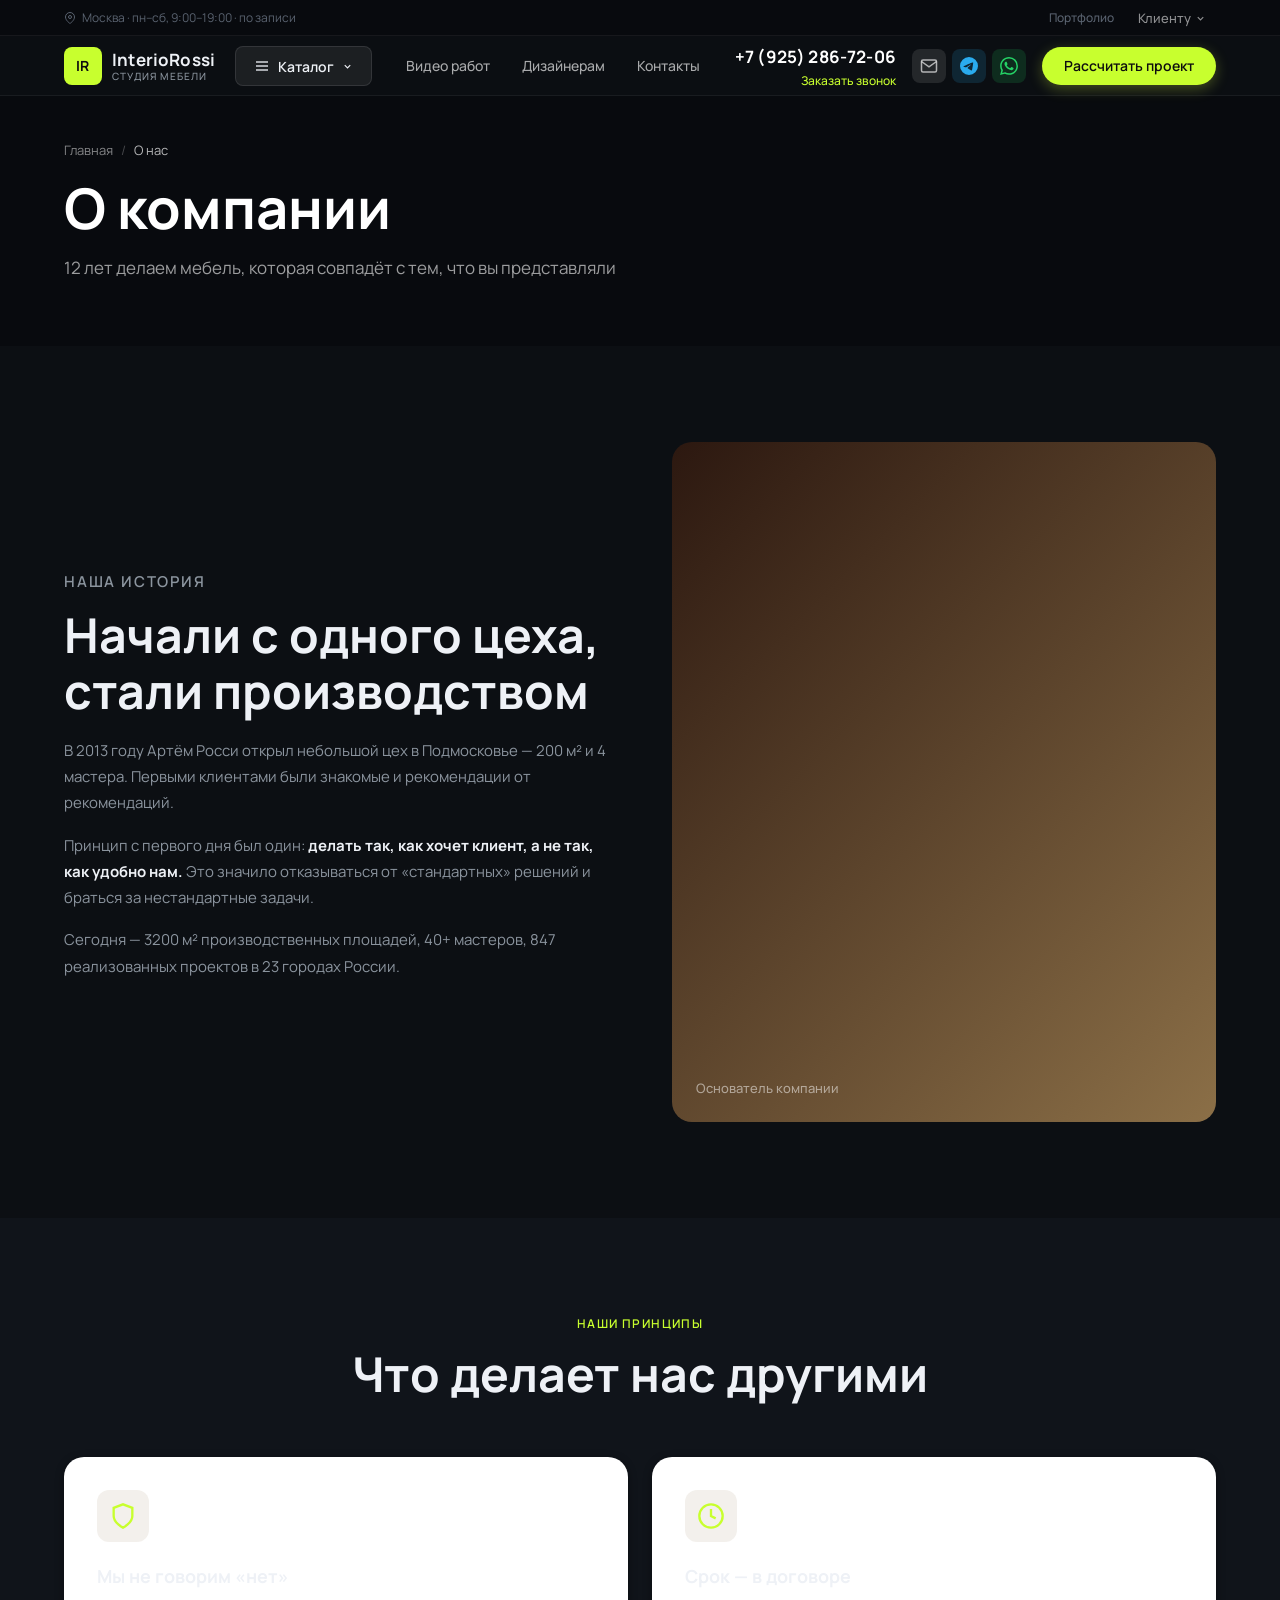
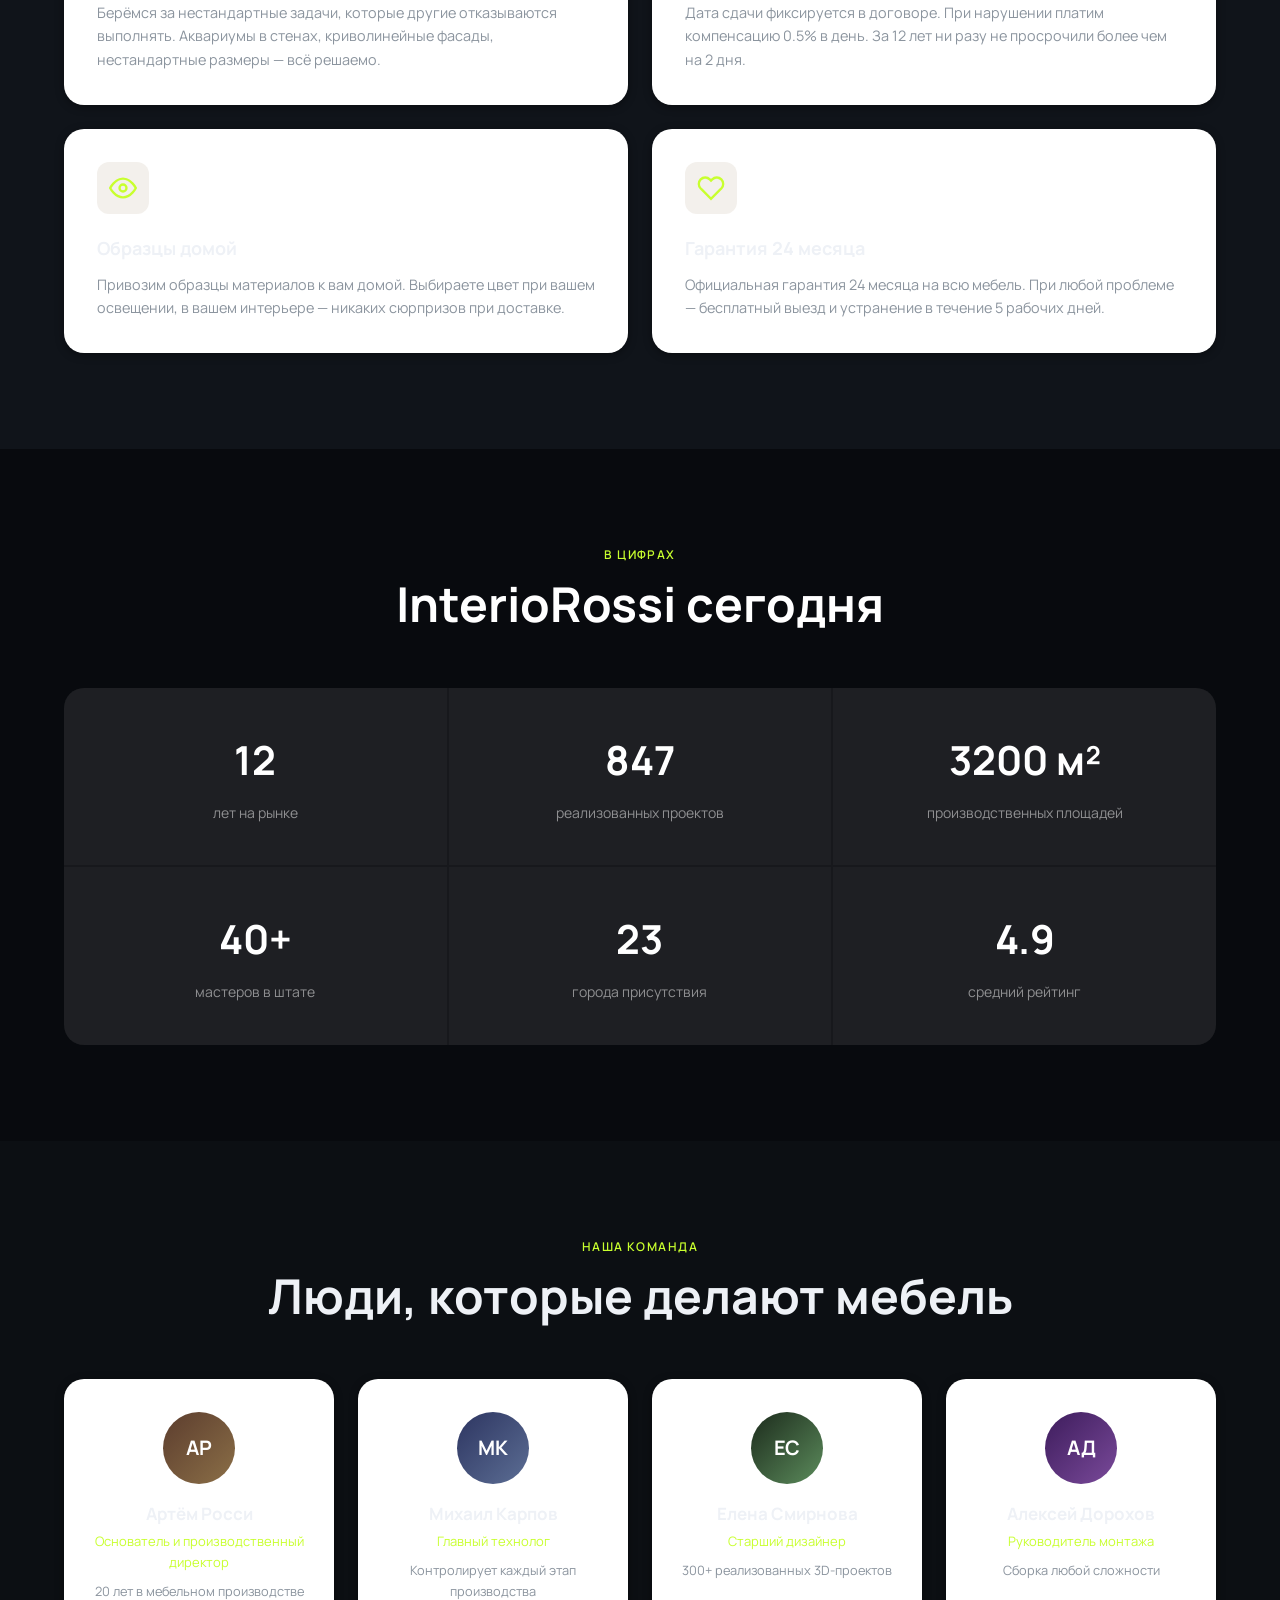
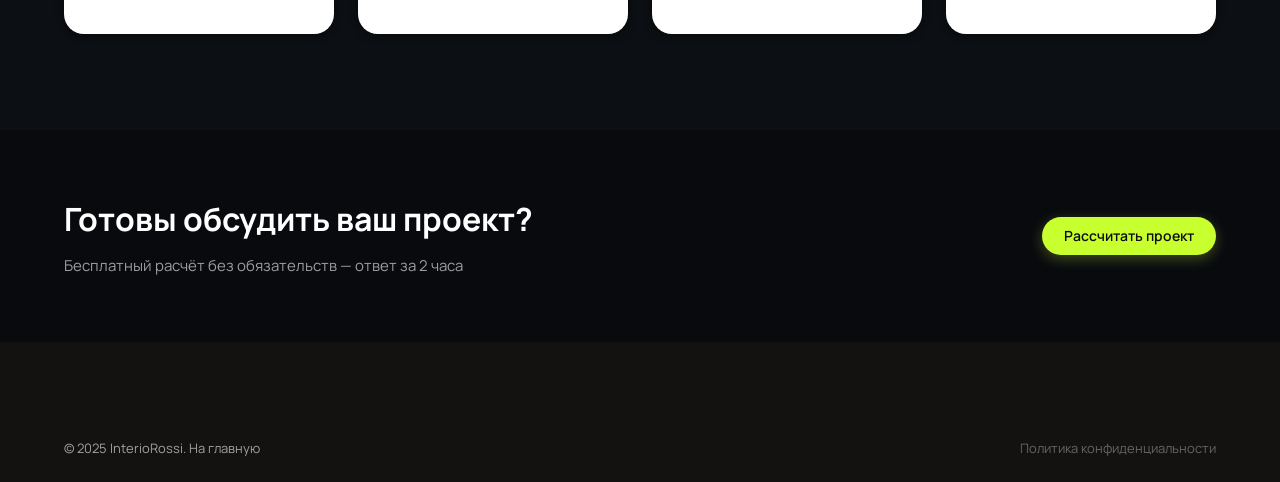
<file: about.html>
<!DOCTYPE html>
<html lang="ru">
<head>
  <meta charset="UTF-8">
  <meta name="viewport" content="width=device-width, initial-scale=1.0">
  <meta name="description" content="О компании InterioRossi — мебель на заказ с 2013 года. Собственное производство 3200 м², 40+ мастеров, 847 проектов в Москве и Московской области.">
  <meta name="keywords" content="InterioRossi о компании, мебельная студия Москва, производство мебели на заказ, история компании">
  <meta name="robots" content="index, follow">
  <meta property="og:type" content="website">
  <meta property="og:title" content="О компании — InterioRossi | Мебель на заказ с 2013 года">
  <meta property="og:description" content="Собственное производство мебели в Москве с 2013 года. 3200 м² цеха, 40+ мастеров, гарантия 24 месяца.">
  <meta property="og:url" content="https://emmanuilkovshilov-web.github.io/interiorossi-site/about.html">
  <meta property="og:locale" content="ru_RU">
  <title>О компании — InterioRossi | Мебель на заказ с 2013 года</title>
  <link rel="preconnect" href="https://fonts.googleapis.com">
  <link rel="preconnect" href="https://fonts.gstatic.com" crossorigin>
  <link href="https://fonts.googleapis.com/css2?family=Manrope:wght@300;400;500;600;700&family=Playfair+Display:ital,wght@0,700;1,700&display=swap" rel="stylesheet">
  <link rel="stylesheet" href="css/style.css">
  <link rel="stylesheet" href="css/quiz.css">
  <link rel="stylesheet" href="css/pages.css">
  <script type="application/ld+json">
  {
    "@context": "https://schema.org",
    "@type": "AboutPage",
    "name": "О компании InterioRossi",
    "description": "Студия мебели на заказ с 2013 года. Собственное производство в Москве. 847 реализованных проектов.",
    "url": "https://emmanuilkovshilov-web.github.io/interiorossi-site/about.html",
    "breadcrumb": {
      "@type": "BreadcrumbList",
      "itemListElement": [
        { "@type": "ListItem", "position": 1, "name": "Главная", "item": "https://emmanuilkovshilov-web.github.io/interiorossi-site/" },
        { "@type": "ListItem", "position": 2, "name": "О нас", "item": "https://emmanuilkovshilov-web.github.io/interiorossi-site/about.html" }
      ]
    }
  }
  </script>
</head>
<body>

  <!-- ═══════════════ HEADER ═══════════════ -->
  <header class="header scrolled" id="header">

    <div class="hdr-top">
      <div class="container">
        <div class="hdr-top-row">
          <div class="hdr-address">
            <svg width="12" height="12" viewBox="0 0 24 24" fill="none" stroke="currentColor" stroke-width="2"><path d="M21 10c0 7-9 13-9 13s-9-6-9-13a9 9 0 0118 0z"/><circle cx="12" cy="10" r="3"/></svg>
            <span>Москва · пн–сб, 9:00–19:00 · по записи</span>
          </div>
          <div class="hdr-top-right">
            <a href="projects.html" class="hdr-tlink">Портфолио</a>
            <div class="hdr-client" id="hdrClient">
              <button class="hdr-tlink hdr-client-btn" id="hdrClientBtn" aria-expanded="false">
                Клиенту
                <svg width="11" height="11" viewBox="0 0 24 24" fill="none" stroke="currentColor" stroke-width="2.5"><path d="M6 9l6 6 6-6"/></svg>
              </button>
              <div class="hdr-client-menu" id="hdrClientMenu" role="menu">
                <a href="index.html#process" role="menuitem">Как сделать заказ</a>
                <a href="#" role="menuitem">Доставка и сборка</a>
                <a href="#" role="menuitem">Гарантия 24 месяца</a>
                <a href="index.html#reviews" role="menuitem">Отзывы</a>
                <a href="#" role="menuitem">Рассрочка 0%</a>
              </div>
            </div>
          </div>
        </div>
      </div>
    </div>

    <div class="hdr-main">
      <div class="container">
        <div class="hdr-main-row">

          <a href="index.html" class="logo">
            <span class="logo-icon">IR</span>
            <div class="logo-texts">
              <span class="logo-name">InterioRossi</span>
              <span class="logo-sub">Студия мебели</span>
            </div>
          </a>

          <div class="catalog-wrap" id="catalogWrap">
            <button class="catalog-btn" id="catalogBtn" aria-expanded="false" aria-haspopup="true">
              <svg width="16" height="16" viewBox="0 0 24 24" fill="none" stroke="currentColor" stroke-width="2"><line x1="3" y1="6" x2="21" y2="6"/><line x1="3" y1="12" x2="21" y2="12"/><line x1="3" y1="18" x2="21" y2="18"/></svg>
              Каталог
              <svg class="cat-chevron" width="11" height="11" viewBox="0 0 24 24" fill="none" stroke="currentColor" stroke-width="2.5"><path d="M6 9l6 6 6-6"/></svg>
            </button>
          </div>

          <div class="catalog-overlay" id="catalogOverlay"></div>
          <div class="catalog-mega" id="catalogMega" role="region" aria-label="Каталог мебели">
            <div class="mega-grid-inner">
              <div class="mega-col">
                <div class="mega-col-title">Каталог мебели</div>
                <ul>
                  <li><a href="#"><span class="mega-cat-icon">🍳</span>Кухни</a></li>
                  <li><a href="#"><span class="mega-cat-icon">🚪</span>Шкафы-купе</a></li>
                  <li><a href="#"><span class="mega-cat-icon">👔</span>Гардеробные</a></li>
                  <li><a href="#"><span class="mega-cat-icon">📚</span>Стеллажи и полки</a></li>
                  <li><a href="#"><span class="mega-cat-icon">🛋</span>Мебель для гостиной</a></li>
                  <li><a href="index.html#categories" class="mega-all">Весь каталог →</a></li>
                </ul>
              </div>
              <div>
                <div class="mega-col-title">Разделы</div>
                <div class="mega-pages">
                  <a href="index.html#partners" class="mega-page-link">
                    <div class="mega-page-title">Дизайнерам</div>
                    <div class="mega-page-desc">Условия партнёрства, NDA, процент от заказа</div>
                  </a>
                  <a href="about.html" class="mega-page-link">
                    <div class="mega-page-title">О компании</div>
                    <div class="mega-page-desc">12 лет на рынке, 847 проектов, команда</div>
                  </a>
                  <a href="projects.html" class="mega-page-link">
                    <div class="mega-page-title">Проекты</div>
                    <div class="mega-page-desc">Кейсы кухонь, шкафов, коммерческих объектов</div>
                  </a>
                  <a href="index.html#process" class="mega-page-link">
                    <div class="mega-page-title">Процесс работы</div>
                    <div class="mega-page-desc">От замера до монтажа за 5 этапов</div>
                  </a>
                  <a href="#" class="mega-page-link">
                    <div class="mega-page-title">Гарантии</div>
                    <div class="mega-page-desc">24 месяца, фиксированная цена, контроль качества</div>
                  </a>
                  <a href="contacts.html" class="mega-page-link">
                    <div class="mega-page-title">Контакты</div>
                    <div class="mega-page-desc">Адрес, телефон, мессенджеры, форма связи</div>
                  </a>
                </div>
              </div>
              <div>
                <div class="mega-quick">
                  <div class="mega-quick-title">Свяжитесь с нами</div>
                  <a href="tel:+79252867206" class="mega-quick-phone">+7 (925) 286-72-06</a>
                  <div class="mega-quick-hours">пн–сб, 9:00–19:00</div>
                  <button class="mega-quick-cta" data-quiz-open>Рассчитать проект</button>
                  <div class="mega-quick-msgs">
                    <a href="https://t.me/+79252867206">Telegram</a>
                    <a href="https://wa.me/79252867206">WhatsApp</a>
                  </div>
                </div>
              </div>
            </div>
          </div>

          <nav class="hdr-nav">
            <a href="index.html#projects" class="hdr-nav-link">Видео работ</a>
            <a href="index.html#partners" class="hdr-nav-link">Дизайнерам</a>
            <a href="contacts.html" class="hdr-nav-link">Контакты</a>
          </nav>

          <div class="hdr-contact">
            <div class="hdr-phone-block">
              <a href="tel:+79252867206" class="hdr-phone">+7 (925) 286-72-06</a>
              <button class="hdr-callback" id="hdrCallback">Заказать звонок</button>
            </div>
            <div class="hdr-msgs">
              <a href="mailto:info@interiorossi.ru" class="hdr-msg email" aria-label="Email">
                <svg width="18" height="18" viewBox="0 0 24 24" fill="none" stroke="currentColor" stroke-width="2"><path d="M4 4h16c1.1 0 2 .9 2 2v12c0 1.1-.9 2-2 2H4c-1.1 0-2-.9-2-2V6c0-1.1.9-2 2-2z"/><polyline points="22,6 12,13 2,6"/></svg>
              </a>
              <a href="https://t.me/+79252867206" class="hdr-msg tg" aria-label="Telegram">
                <svg width="18" height="18" viewBox="0 0 24 24" fill="currentColor"><path d="M11.944 0A12 12 0 000 12a12 12 0 0012 12 12 12 0 0012-12A12 12 0 0012 0a12 12 0 00-.056 0zm4.962 7.224c.1-.002.321.023.465.14a.506.506 0 01.171.325c.016.093.036.306.02.472-.18 1.898-.962 6.502-1.36 8.627-.168.9-.499 1.201-.82 1.23-.696.065-1.225-.46-1.9-.902-1.056-.693-1.653-1.124-2.678-1.8-1.185-.78-.417-1.21.258-1.91.177-.184 3.247-2.977 3.307-3.23.007-.032.014-.15-.056-.212s-.174-.041-.249-.024c-.106.024-1.793 1.14-5.061 3.345-.48.33-.913.49-1.302.48-.428-.008-1.252-.241-1.865-.44-.752-.245-1.349-.374-1.297-.789.027-.216.325-.437.893-.663 3.498-1.524 5.83-2.529 6.998-3.014 3.332-1.386 4.025-1.627 4.476-1.635z"/></svg>
              </a>
              <a href="https://wa.me/79252867206" class="hdr-msg wa" aria-label="WhatsApp">
                <svg width="18" height="18" viewBox="0 0 24 24" fill="currentColor"><path d="M17.472 14.382c-.297-.149-1.758-.867-2.03-.967-.273-.099-.471-.148-.67.15-.197.297-.767.966-.94 1.164-.173.199-.347.223-.644.075-.297-.15-1.255-.463-2.39-1.475-.883-.788-1.48-1.761-1.653-2.059-.173-.297-.018-.458.13-.606.134-.133.298-.347.446-.52.149-.174.198-.298.298-.497.099-.198.05-.371-.025-.52-.075-.149-.669-1.612-.916-2.207-.242-.579-.487-.5-.669-.51-.173-.008-.371-.01-.57-.01-.198 0-.52.074-.792.372-.272.297-1.04 1.016-1.04 2.479 0 1.462 1.065 2.875 1.213 3.074.149.198 2.096 3.2 5.077 4.487.709.306 1.262.489 1.694.625.712.227 1.36.195 1.871.118.571-.085 1.758-.719 2.006-1.413.248-.694.248-1.289.173-1.413-.074-.124-.272-.198-.57-.347m-5.421 7.403h-.004a9.87 9.87 0 01-5.031-1.378l-.361-.214-3.741.982.998-3.648-.235-.374a9.86 9.86 0 01-1.51-5.26c.001-5.45 4.436-9.884 9.888-9.884 2.64 0 5.122 1.03 6.988 2.898a9.825 9.825 0 012.893 6.994c-.003 5.45-4.437 9.884-9.885 9.884m8.413-18.297A11.815 11.815 0 0012.05 0C5.495 0 .16 5.335.157 11.892c0 2.096.547 4.142 1.588 5.945L.057 24l6.305-1.654a11.882 11.882 0 005.683 1.448h.005c6.554 0 11.89-5.335 11.893-11.893a11.821 11.821 0 00-3.48-8.413z"/></svg>
              </a>
            </div>
            <button class="btn btn-cta" data-quiz-open>Рассчитать проект</button>
          </div>

          <button class="burger" id="burger" aria-label="Открыть меню">
            <span></span><span></span><span></span>
          </button>

        </div>
      </div>
    </div>

    <div class="mobile-menu" id="mobileMenu">
      <div class="mob-search">
        <svg width="16" height="16" viewBox="0 0 24 24" fill="none" stroke="currentColor" stroke-width="2"><circle cx="11" cy="11" r="8"/><path d="M21 21l-4.35-4.35"/></svg>
        <input type="text" placeholder="Поиск мебели...">
      </div>
      <ul>
        <li class="mob-catalog-toggle">
          <button id="mobCatalogToggle">
            Каталог
            <svg width="12" height="12" viewBox="0 0 24 24" fill="none" stroke="currentColor" stroke-width="2.5"><path d="M6 9l6 6 6-6"/></svg>
          </button>
          <ul class="mob-catalog-list" id="mobCatalogList">
            <li><a href="#">Шкафы-купе</a></li>
            <li><a href="#">Гардеробные</a></li>
            <li><a href="#">Кухни</a></li>
            <li><a href="#">Детские</a></li>
            <li><a href="#">Спальни</a></li>
            <li><a href="index.html#categories">Весь каталог →</a></li>
          </ul>
        </li>
        <li><a href="index.html#projects" class="nav-link">Видео работ</a></li>
        <li><a href="index.html#process" class="nav-link">Как работаем</a></li>
        <li><a href="index.html#reviews" class="nav-link">Отзывы</a></li>
        <li><a href="index.html#partners" class="nav-link">Дизайнерам</a></li>
        <li><a href="contacts.html" class="nav-link">Контакты</a></li>
      </ul>
      <div class="mobile-menu-footer">
        <a href="tel:+79252867206" class="hdr-phone">+7 (925) 286-72-06</a>
        <button class="btn btn-cta btn-full" data-quiz-open>Рассчитать проект</button>
      </div>
    </div>

  </header>

  <main>
    <section class="page-hero">
      <div class="container">
        <div class="breadcrumb"><a href="index.html">Главная</a><span>/</span><span>О нас</span></div>
        <h1 class="page-title">О компании</h1>
        <p class="page-subtitle">12 лет делаем мебель, которая совпадёт с тем, что вы представляли</p>
      </div>
    </section>

    <section class="section">
      <div class="container">
        <div class="about-story">
          <div class="about-text">
            <p class="section-eyebrow">Наша история</p>
            <h2 class="section-title">Начали с одного цеха,<br>стали производством</h2>
            <p>В 2013 году Артём Росси открыл небольшой цех в Подмосковье — 200 м² и 4 мастера. Первыми клиентами были знакомые и рекомендации от рекомендаций.</p>
            <p>Принцип с первого дня был один: <strong>делать так, как хочет клиент, а не так, как удобно нам.</strong> Это значило отказываться от «стандартных» решений и браться за нестандартные задачи.</p>
            <p>Сегодня — 3200 м² производственных площадей, 40+ мастеров, 847 реализованных проектов в 23 городах России.</p>
          </div>
          <div class="about-img-ph" style="background:linear-gradient(135deg,#2C1810,#8B6F47)">
            <span>Основатель компании</span>
          </div>
        </div>
      </div>
    </section>

    <section class="section section-cream">
      <div class="container">
        <div class="section-header">
          <p class="section-eyebrow">Наши принципы</p>
          <h2 class="section-title">Что делает нас другими</h2>
        </div>
        <div class="values-grid">
          <div class="value-card">
            <div class="value-icon">
              <svg width="28" height="28" viewBox="0 0 24 24" fill="none" stroke="currentColor" stroke-width="2"><path d="M12 22s8-4 8-10V5l-8-3-8 3v7c0 6 8 10 8 10z"/></svg>
            </div>
            <h3>Мы не говорим «нет»</h3>
            <p>Берёмся за нестандартные задачи, которые другие отказываются выполнять. Аквариумы в стенах, криволинейные фасады, нестандартные размеры — всё решаемо.</p>
          </div>
          <div class="value-card">
            <div class="value-icon">
              <svg width="28" height="28" viewBox="0 0 24 24" fill="none" stroke="currentColor" stroke-width="2"><circle cx="12" cy="12" r="10"/><polyline points="12 6 12 12 16 14"/></svg>
            </div>
            <h3>Срок — в договоре</h3>
            <p>Дата сдачи фиксируется в договоре. При нарушении платим компенсацию 0.5% в день. За 12 лет ни разу не просрочили более чем на 2 дня.</p>
          </div>
          <div class="value-card">
            <div class="value-icon">
              <svg width="28" height="28" viewBox="0 0 24 24" fill="none" stroke="currentColor" stroke-width="2"><path d="M1 12s4-8 11-8 11 8 11 8-4 8-11 8-11-8-11-8z"/><circle cx="12" cy="12" r="3"/></svg>
            </div>
            <h3>Образцы домой</h3>
            <p>Привозим образцы материалов к вам домой. Выбираете цвет при вашем освещении, в вашем интерьере — никаких сюрпризов при доставке.</p>
          </div>
          <div class="value-card">
            <div class="value-icon">
              <svg width="28" height="28" viewBox="0 0 24 24" fill="none" stroke="currentColor" stroke-width="2"><path d="M20.84 4.61a5.5 5.5 0 00-7.78 0L12 5.67l-1.06-1.06a5.5 5.5 0 00-7.78 7.78l1.06 1.06L12 21.23l7.78-7.78 1.06-1.06a5.5 5.5 0 000-7.78z"/></svg>
            </div>
            <h3>Гарантия 24 месяца</h3>
            <p>Официальная гарантия 24 месяца на всю мебель. При любой проблеме — бесплатный выезд и устранение в течение 5 рабочих дней.</p>
          </div>
        </div>
      </div>
    </section>

    <section class="section section-dark">
      <div class="container">
        <div class="section-header">
          <p class="section-eyebrow light">В цифрах</p>
          <h2 class="section-title light">InterioRossi сегодня</h2>
        </div>
        <div class="numbers-grid">
          <div class="number-item"><strong>12</strong><span>лет на рынке</span></div>
          <div class="number-item"><strong>847</strong><span>реализованных проектов</span></div>
          <div class="number-item"><strong>3200 м²</strong><span>производственных площадей</span></div>
          <div class="number-item"><strong>40+</strong><span>мастеров в штате</span></div>
          <div class="number-item"><strong>23</strong><span>города присутствия</span></div>
          <div class="number-item"><strong>4.9</strong><span>средний рейтинг</span></div>
        </div>
      </div>
    </section>

    <section class="section">
      <div class="container">
        <div class="section-header">
          <p class="section-eyebrow">Наша команда</p>
          <h2 class="section-title">Люди, которые делают мебель</h2>
        </div>
        <div class="team-grid">
          <div class="team-card">
            <div class="team-ava" style="background:linear-gradient(135deg,#5C3D2E,#8B6F47)">АР</div>
            <h3>Артём Росси</h3>
            <span>Основатель и производственный директор</span>
            <p>20 лет в мебельном производстве</p>
          </div>
          <div class="team-card">
            <div class="team-ava" style="background:linear-gradient(135deg,#2D3561,#5C6E94)">МК</div>
            <h3>Михаил Карпов</h3>
            <span>Главный технолог</span>
            <p>Контролирует каждый этап производства</p>
          </div>
          <div class="team-card">
            <div class="team-ava" style="background:linear-gradient(135deg,#1C2B1C,#5C8C5C)">ЕС</div>
            <h3>Елена Смирнова</h3>
            <span>Старший дизайнер</span>
            <p>300+ реализованных 3D-проектов</p>
          </div>
          <div class="team-card">
            <div class="team-ava" style="background:linear-gradient(135deg,#3D1C5C,#7A4A9A)">АД</div>
            <h3>Алексей Дорохов</h3>
            <span>Руководитель монтажа</span>
            <p>Сборка любой сложности</p>
          </div>
        </div>
      </div>
    </section>

    <section class="page-cta-banner">
      <div class="container">
        <div class="banner-inner">
          <div>
            <h2>Готовы обсудить ваш проект?</h2>
            <p>Бесплатный расчёт без обязательств — ответ за 2 часа</p>
          </div>
          <button class="btn btn-cta" data-quiz-open>Рассчитать проект</button>
        </div>
      </div>
    </section>
  </main>

  <footer class="footer">
    <div class="container">
      <div class="footer-bottom" style="padding: 24px 0">
        <p>© 2025 InterioRossi. <a href="index.html">На главную</a></p>
        <div class="footer-legal"><a href="#">Политика конфиденциальности</a></div>
      </div>
    </div>
  </footer>

  <!-- Quiz overlay -->
  <div class="quiz-overlay" id="quizOverlay"></div>

  <script src="js/main.js"></script>
  <script src="js/quiz.js"></script>
</body>
</html>
</file>
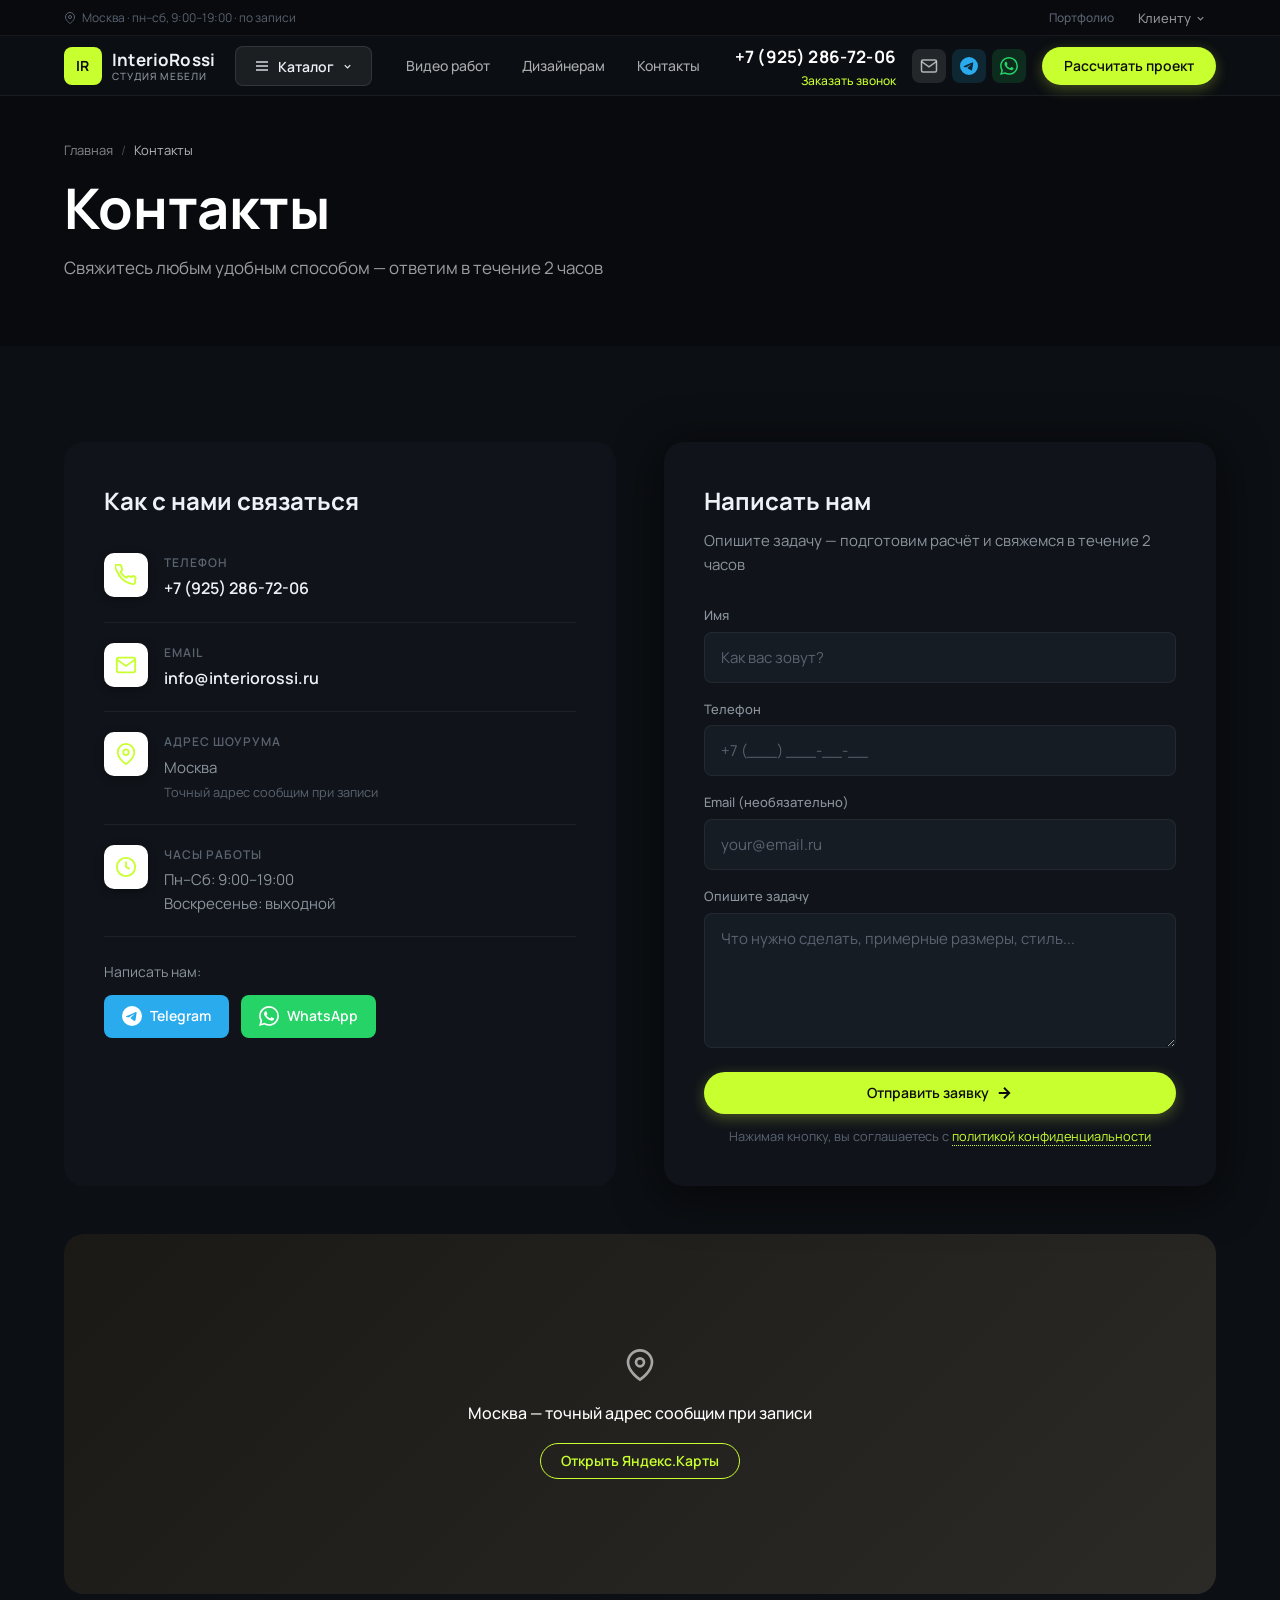
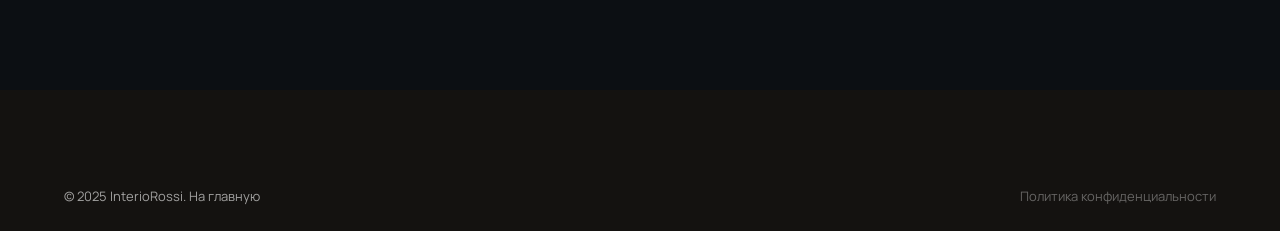
<file: contacts.html>
<!DOCTYPE html>
<html lang="ru">
<head>
  <meta charset="UTF-8">
  <meta name="viewport" content="width=device-width, initial-scale=1.0">
  <meta name="description" content="Контакты InterioRossi — телефон +7 (925) 286-72-06, Telegram, WhatsApp, форма обратной связи. Мебель на заказ в Москве и Московской области.">
  <meta name="keywords" content="контакты InterioRossi, телефон мебель на заказ Москва, заказать мебель Москва, связаться с производителем мебели">
  <meta name="robots" content="index, follow">
  <meta property="og:type" content="website">
  <meta property="og:title" content="Контакты — InterioRossi | Мебель на заказ в Москве">
  <meta property="og:description" content="Свяжитесь с нами любым удобным способом. Телефон, WhatsApp, Telegram, форма заявки. Ответим в течение 2 часов.">
  <meta property="og:url" content="https://emmanuilkovshilov-web.github.io/interiorossi-site/contacts.html">
  <meta property="og:locale" content="ru_RU">
  <title>Контакты — InterioRossi | +7 (925) 286-72-06</title>
  <link rel="preconnect" href="https://fonts.googleapis.com">
  <link rel="preconnect" href="https://fonts.gstatic.com" crossorigin>
  <link href="https://fonts.googleapis.com/css2?family=Manrope:wght@300;400;500;600;700&family=Playfair+Display:ital,wght@0,700;1,700&display=swap" rel="stylesheet">
  <link rel="stylesheet" href="css/style.css">
  <link rel="stylesheet" href="css/quiz.css">
  <link rel="stylesheet" href="css/pages.css">
  <script type="application/ld+json">
  {
    "@context": "https://schema.org",
    "@type": "ContactPage",
    "name": "Контакты InterioRossi",
    "description": "Контактная информация студии мебели InterioRossi. Телефон, мессенджеры, форма заявки.",
    "url": "https://emmanuilkovshilov-web.github.io/interiorossi-site/contacts.html",
    "breadcrumb": {
      "@type": "BreadcrumbList",
      "itemListElement": [
        { "@type": "ListItem", "position": 1, "name": "Главная", "item": "https://emmanuilkovshilov-web.github.io/interiorossi-site/" },
        { "@type": "ListItem", "position": 2, "name": "Контакты", "item": "https://emmanuilkovshilov-web.github.io/interiorossi-site/contacts.html" }
      ]
    }
  }
  </script>
</head>
<body>

  <!-- ═══════════════ HEADER ═══════════════ -->
  <header class="header scrolled" id="header">

    <div class="hdr-top">
      <div class="container">
        <div class="hdr-top-row">
          <div class="hdr-address">
            <svg width="12" height="12" viewBox="0 0 24 24" fill="none" stroke="currentColor" stroke-width="2"><path d="M21 10c0 7-9 13-9 13s-9-6-9-13a9 9 0 0118 0z"/><circle cx="12" cy="10" r="3"/></svg>
            <span>Москва · пн–сб, 9:00–19:00 · по записи</span>
          </div>
          <div class="hdr-top-right">
            <a href="projects.html" class="hdr-tlink">Портфолио</a>
            <div class="hdr-client" id="hdrClient">
              <button class="hdr-tlink hdr-client-btn" id="hdrClientBtn" aria-expanded="false">
                Клиенту
                <svg width="11" height="11" viewBox="0 0 24 24" fill="none" stroke="currentColor" stroke-width="2.5"><path d="M6 9l6 6 6-6"/></svg>
              </button>
              <div class="hdr-client-menu" id="hdrClientMenu" role="menu">
                <a href="index.html#process" role="menuitem">Как сделать заказ</a>
                <a href="#" role="menuitem">Доставка и сборка</a>
                <a href="#" role="menuitem">Гарантия 24 месяца</a>
                <a href="index.html#reviews" role="menuitem">Отзывы</a>
                <a href="#" role="menuitem">Рассрочка 0%</a>
              </div>
            </div>
          </div>
        </div>
      </div>
    </div>

    <div class="hdr-main">
      <div class="container">
        <div class="hdr-main-row">

          <a href="index.html" class="logo">
            <span class="logo-icon">IR</span>
            <div class="logo-texts">
              <span class="logo-name">InterioRossi</span>
              <span class="logo-sub">Студия мебели</span>
            </div>
          </a>

          <div class="catalog-wrap" id="catalogWrap">
            <button class="catalog-btn" id="catalogBtn" aria-expanded="false" aria-haspopup="true">
              <svg width="16" height="16" viewBox="0 0 24 24" fill="none" stroke="currentColor" stroke-width="2"><line x1="3" y1="6" x2="21" y2="6"/><line x1="3" y1="12" x2="21" y2="12"/><line x1="3" y1="18" x2="21" y2="18"/></svg>
              Каталог
              <svg class="cat-chevron" width="11" height="11" viewBox="0 0 24 24" fill="none" stroke="currentColor" stroke-width="2.5"><path d="M6 9l6 6 6-6"/></svg>
            </button>
          </div>

          <div class="catalog-overlay" id="catalogOverlay"></div>
          <div class="catalog-mega" id="catalogMega" role="region" aria-label="Каталог мебели">
            <div class="mega-grid-inner">
              <div class="mega-col">
                <div class="mega-col-title">Каталог мебели</div>
                <ul>
                  <li><a href="#"><span class="mega-cat-icon">🍳</span>Кухни</a></li>
                  <li><a href="#"><span class="mega-cat-icon">🚪</span>Шкафы-купе</a></li>
                  <li><a href="#"><span class="mega-cat-icon">👔</span>Гардеробные</a></li>
                  <li><a href="#"><span class="mega-cat-icon">📚</span>Стеллажи и полки</a></li>
                  <li><a href="#"><span class="mega-cat-icon">🛋</span>Мебель для гостиной</a></li>
                  <li><a href="index.html#categories" class="mega-all">Весь каталог →</a></li>
                </ul>
              </div>
              <div>
                <div class="mega-col-title">Разделы</div>
                <div class="mega-pages">
                  <a href="index.html#partners" class="mega-page-link">
                    <div class="mega-page-title">Дизайнерам</div>
                    <div class="mega-page-desc">Условия партнёрства, NDA, процент от заказа</div>
                  </a>
                  <a href="about.html" class="mega-page-link">
                    <div class="mega-page-title">О компании</div>
                    <div class="mega-page-desc">12 лет на рынке, 847 проектов, команда</div>
                  </a>
                  <a href="projects.html" class="mega-page-link">
                    <div class="mega-page-title">Проекты</div>
                    <div class="mega-page-desc">Кейсы кухонь, шкафов, коммерческих объектов</div>
                  </a>
                  <a href="index.html#process" class="mega-page-link">
                    <div class="mega-page-title">Процесс работы</div>
                    <div class="mega-page-desc">От замера до монтажа за 5 этапов</div>
                  </a>
                  <a href="#" class="mega-page-link">
                    <div class="mega-page-title">Гарантии</div>
                    <div class="mega-page-desc">24 месяца, фиксированная цена, контроль качества</div>
                  </a>
                  <a href="contacts.html" class="mega-page-link">
                    <div class="mega-page-title">Контакты</div>
                    <div class="mega-page-desc">Адрес, телефон, мессенджеры, форма связи</div>
                  </a>
                </div>
              </div>
              <div>
                <div class="mega-quick">
                  <div class="mega-quick-title">Свяжитесь с нами</div>
                  <a href="tel:+79252867206" class="mega-quick-phone">+7 (925) 286-72-06</a>
                  <div class="mega-quick-hours">пн–сб, 9:00–19:00</div>
                  <button class="mega-quick-cta" data-quiz-open>Рассчитать проект</button>
                  <div class="mega-quick-msgs">
                    <a href="https://t.me/+79252867206">Telegram</a>
                    <a href="https://wa.me/79252867206">WhatsApp</a>
                  </div>
                </div>
              </div>
            </div>
          </div>

          <nav class="hdr-nav">
            <a href="index.html#projects" class="hdr-nav-link">Видео работ</a>
            <a href="index.html#partners" class="hdr-nav-link">Дизайнерам</a>
            <a href="contacts.html" class="hdr-nav-link">Контакты</a>
          </nav>

          <div class="hdr-contact">
            <div class="hdr-phone-block">
              <a href="tel:+79252867206" class="hdr-phone">+7 (925) 286-72-06</a>
              <button class="hdr-callback" id="hdrCallback">Заказать звонок</button>
            </div>
            <div class="hdr-msgs">
              <a href="mailto:info@interiorossi.ru" class="hdr-msg email" aria-label="Email">
                <svg width="18" height="18" viewBox="0 0 24 24" fill="none" stroke="currentColor" stroke-width="2"><path d="M4 4h16c1.1 0 2 .9 2 2v12c0 1.1-.9 2-2 2H4c-1.1 0-2-.9-2-2V6c0-1.1.9-2 2-2z"/><polyline points="22,6 12,13 2,6"/></svg>
              </a>
              <a href="https://t.me/+79252867206" class="hdr-msg tg" aria-label="Telegram">
                <svg width="18" height="18" viewBox="0 0 24 24" fill="currentColor"><path d="M11.944 0A12 12 0 000 12a12 12 0 0012 12 12 12 0 0012-12A12 12 0 0012 0a12 12 0 00-.056 0zm4.962 7.224c.1-.002.321.023.465.14a.506.506 0 01.171.325c.016.093.036.306.02.472-.18 1.898-.962 6.502-1.36 8.627-.168.9-.499 1.201-.82 1.23-.696.065-1.225-.46-1.9-.902-1.056-.693-1.653-1.124-2.678-1.8-1.185-.78-.417-1.21.258-1.91.177-.184 3.247-2.977 3.307-3.23.007-.032.014-.15-.056-.212s-.174-.041-.249-.024c-.106.024-1.793 1.14-5.061 3.345-.48.33-.913.49-1.302.48-.428-.008-1.252-.241-1.865-.44-.752-.245-1.349-.374-1.297-.789.027-.216.325-.437.893-.663 3.498-1.524 5.83-2.529 6.998-3.014 3.332-1.386 4.025-1.627 4.476-1.635z"/></svg>
              </a>
              <a href="https://wa.me/79252867206" class="hdr-msg wa" aria-label="WhatsApp">
                <svg width="18" height="18" viewBox="0 0 24 24" fill="currentColor"><path d="M17.472 14.382c-.297-.149-1.758-.867-2.03-.967-.273-.099-.471-.148-.67.15-.197.297-.767.966-.94 1.164-.173.199-.347.223-.644.075-.297-.15-1.255-.463-2.39-1.475-.883-.788-1.48-1.761-1.653-2.059-.173-.297-.018-.458.13-.606.134-.133.298-.347.446-.52.149-.174.198-.298.298-.497.099-.198.05-.371-.025-.52-.075-.149-.669-1.612-.916-2.207-.242-.579-.487-.5-.669-.51-.173-.008-.371-.01-.57-.01-.198 0-.52.074-.792.372-.272.297-1.04 1.016-1.04 2.479 0 1.462 1.065 2.875 1.213 3.074.149.198 2.096 3.2 5.077 4.487.709.306 1.262.489 1.694.625.712.227 1.36.195 1.871.118.571-.085 1.758-.719 2.006-1.413.248-.694.248-1.289.173-1.413-.074-.124-.272-.198-.57-.347m-5.421 7.403h-.004a9.87 9.87 0 01-5.031-1.378l-.361-.214-3.741.982.998-3.648-.235-.374a9.86 9.86 0 01-1.51-5.26c.001-5.45 4.436-9.884 9.888-9.884 2.64 0 5.122 1.03 6.988 2.898a9.825 9.825 0 012.893 6.994c-.003 5.45-4.437 9.884-9.885 9.884m8.413-18.297A11.815 11.815 0 0012.05 0C5.495 0 .16 5.335.157 11.892c0 2.096.547 4.142 1.588 5.945L.057 24l6.305-1.654a11.882 11.882 0 005.683 1.448h.005c6.554 0 11.89-5.335 11.893-11.893a11.821 11.821 0 00-3.48-8.413z"/></svg>
              </a>
            </div>
            <button class="btn btn-cta" data-quiz-open>Рассчитать проект</button>
          </div>

          <button class="burger" id="burger" aria-label="Открыть меню">
            <span></span><span></span><span></span>
          </button>

        </div>
      </div>
    </div>

    <div class="mobile-menu" id="mobileMenu">
      <div class="mob-search">
        <svg width="16" height="16" viewBox="0 0 24 24" fill="none" stroke="currentColor" stroke-width="2"><circle cx="11" cy="11" r="8"/><path d="M21 21l-4.35-4.35"/></svg>
        <input type="text" placeholder="Поиск мебели...">
      </div>
      <ul>
        <li class="mob-catalog-toggle">
          <button id="mobCatalogToggle">
            Каталог
            <svg width="12" height="12" viewBox="0 0 24 24" fill="none" stroke="currentColor" stroke-width="2.5"><path d="M6 9l6 6 6-6"/></svg>
          </button>
          <ul class="mob-catalog-list" id="mobCatalogList">
            <li><a href="#">Шкафы-купе</a></li>
            <li><a href="#">Гардеробные</a></li>
            <li><a href="#">Кухни</a></li>
            <li><a href="#">Детские</a></li>
            <li><a href="#">Спальни</a></li>
            <li><a href="index.html#categories">Весь каталог →</a></li>
          </ul>
        </li>
        <li><a href="index.html#projects" class="nav-link">Видео работ</a></li>
        <li><a href="index.html#process" class="nav-link">Как работаем</a></li>
        <li><a href="index.html#reviews" class="nav-link">Отзывы</a></li>
        <li><a href="index.html#partners" class="nav-link">Дизайнерам</a></li>
        <li><a href="contacts.html" class="nav-link">Контакты</a></li>
      </ul>
      <div class="mobile-menu-footer">
        <a href="tel:+79252867206" class="hdr-phone">+7 (925) 286-72-06</a>
        <button class="btn btn-cta btn-full" data-quiz-open>Рассчитать проект</button>
      </div>
    </div>

  </header>

  <main>
    <section class="page-hero">
      <div class="container">
        <div class="breadcrumb"><a href="index.html">Главная</a><span>/</span><span>Контакты</span></div>
        <h1 class="page-title">Контакты</h1>
        <p class="page-subtitle">Свяжитесь любым удобным способом — ответим в течение 2 часов</p>
      </div>
    </section>

    <section class="contacts-section section">
      <div class="container">
        <div class="contacts-layout">

          <div class="contact-info-col">
            <div class="contact-info-card">
              <h2>Как с нами связаться</h2>

              <div class="contact-info-item">
                <div class="ci-icon">
                  <svg width="22" height="22" viewBox="0 0 24 24" fill="none" stroke="currentColor" stroke-width="2"><path d="M22 16.92v3a2 2 0 01-2.18 2 19.79 19.79 0 01-8.63-3.07A19.5 19.5 0 013.07 9.81a19.79 19.79 0 01-3.07-8.63A2 2 0 012 .93h3a2 2 0 012 1.72c.127.96.361 1.903.7 2.81a2 2 0 01-.45 2.11L6.09 8.74a16 16 0 006.29 6.29l1.17-1.17a2 2 0 012.11-.45c.907.339 1.85.573 2.81.7A2 2 0 0122 16.92z"/></svg>
                </div>
                <div>
                  <span>Телефон</span>
                  <a href="tel:+79252867206">+7 (925) 286-72-06</a>
                </div>
              </div>

              <div class="contact-info-item">
                <div class="ci-icon">
                  <svg width="22" height="22" viewBox="0 0 24 24" fill="none" stroke="currentColor" stroke-width="2"><path d="M4 4h16c1.1 0 2 .9 2 2v12c0 1.1-.9 2-2 2H4c-1.1 0-2-.9-2-2V6c0-1.1.9-2 2-2z"/><polyline points="22,6 12,13 2,6"/></svg>
                </div>
                <div>
                  <span>Email</span>
                  <a href="mailto:info@interiorossi.ru">info@interiorossi.ru</a>
                </div>
              </div>

              <div class="contact-info-item">
                <div class="ci-icon">
                  <svg width="22" height="22" viewBox="0 0 24 24" fill="none" stroke="currentColor" stroke-width="2"><path d="M21 10c0 7-9 13-9 13s-9-6-9-13a9 9 0 0118 0z"/><circle cx="12" cy="10" r="3"/></svg>
                </div>
                <div>
                  <span>Адрес шоурума</span>
                  <p>Москва<br><small>Точный адрес сообщим при записи</small></p>
                </div>
              </div>

              <div class="contact-info-item">
                <div class="ci-icon">
                  <svg width="22" height="22" viewBox="0 0 24 24" fill="none" stroke="currentColor" stroke-width="2"><circle cx="12" cy="12" r="10"/><polyline points="12 6 12 12 16 14"/></svg>
                </div>
                <div>
                  <span>Часы работы</span>
                  <p>Пн–Сб: 9:00–19:00<br>Воскресенье: выходной</p>
                </div>
              </div>

              <div class="contact-messengers">
                <p>Написать нам:</p>
                <div class="messenger-links">
                  <a href="https://t.me/+79252867206" class="messenger-btn tg">
                    <svg width="20" height="20" viewBox="0 0 24 24" fill="currentColor"><path d="M11.944 0A12 12 0 000 12a12 12 0 0012 12 12 12 0 0012-12A12 12 0 0012 0a12 12 0 00-.056 0zm4.962 7.224c.1-.002.321.023.465.14a.506.506 0 01.171.325c.016.093.036.306.02.472-.18 1.898-.962 6.502-1.36 8.627-.168.9-.499 1.201-.82 1.23-.696.065-1.225-.46-1.9-.902-1.056-.693-1.653-1.124-2.678-1.8-1.185-.78-.417-1.21.258-1.91.177-.184 3.247-2.977 3.307-3.23.007-.032.014-.15-.056-.212s-.174-.041-.249-.024c-.106.024-1.793 1.14-5.061 3.345-.48.33-.913.49-1.302.48-.428-.008-1.252-.241-1.865-.44-.752-.245-1.349-.374-1.297-.789.027-.216.325-.437.893-.663 3.498-1.524 5.83-2.529 6.998-3.014 3.332-1.386 4.025-1.627 4.476-1.635z"/></svg>
                    Telegram
                  </a>
                  <a href="https://wa.me/79252867206" class="messenger-btn wa">
                    <svg width="20" height="20" viewBox="0 0 24 24" fill="currentColor"><path d="M17.472 14.382c-.297-.149-1.758-.867-2.03-.967-.273-.099-.471-.148-.67.15-.197.297-.767.966-.94 1.164-.173.199-.347.223-.644.075-.297-.15-1.255-.463-2.39-1.475-.883-.788-1.48-1.761-1.653-2.059-.173-.297-.018-.458.13-.606.134-.133.298-.347.446-.52.149-.174.198-.298.298-.497.099-.198.05-.371-.025-.52-.075-.149-.669-1.612-.916-2.207-.242-.579-.487-.5-.669-.51-.173-.008-.371-.01-.57-.01-.198 0-.52.074-.792.372-.272.297-1.04 1.016-1.04 2.479 0 1.462 1.065 2.875 1.213 3.074.149.198 2.096 3.2 5.077 4.487.709.306 1.262.489 1.694.625.712.227 1.36.195 1.871.118.571-.085 1.758-.719 2.006-1.413.248-.694.248-1.289.173-1.413-.074-.124-.272-.198-.57-.347m-5.421 7.403h-.004a9.87 9.87 0 01-5.031-1.378l-.361-.214-3.741.982.998-3.648-.235-.374a9.86 9.86 0 01-1.51-5.26c.001-5.45 4.436-9.884 9.888-9.884 2.64 0 5.122 1.03 6.988 2.898a9.825 9.825 0 012.893 6.994c-.003 5.45-4.437 9.884-9.885 9.884m8.413-18.297A11.815 11.815 0 0012.05 0C5.495 0 .16 5.335.157 11.892c0 2.096.547 4.142 1.588 5.945L.057 24l6.305-1.654a11.882 11.882 0 005.683 1.448h.005c6.554 0 11.89-5.335 11.893-11.893a11.821 11.821 0 00-3.48-8.413z"/></svg>
                    WhatsApp
                  </a>
                </div>
              </div>
            </div>
          </div>

          <div class="contact-form-col" id="contact-form">
            <div class="form-card">
              <h2>Написать нам</h2>
              <p style="color:var(--text-2);margin-bottom:28px;font-size:.9375rem">Опишите задачу — подготовим расчёт и свяжемся в течение 2 часов</p>
              <form class="form" id="contactForm" data-form="lead">
                <div class="form-group">
                  <label class="form-label" for="name">Имя</label>
                  <input type="text" id="name" name="name" placeholder="Как вас зовут?" class="form-input" required>
                </div>
                <div class="form-group">
                  <label class="form-label" for="phone">Телефон</label>
                  <input type="tel" id="phone" name="phone" placeholder="+7 (___) ___-__-__" class="form-input phone-input" required>
                </div>
                <div class="form-group">
                  <label class="form-label" for="email">Email (необязательно)</label>
                  <input type="email" id="email" name="email" placeholder="your@email.ru" class="form-input">
                </div>
                <div class="form-group">
                  <label class="form-label" for="message">Опишите задачу</label>
                  <textarea id="message" name="message" placeholder="Что нужно сделать, примерные размеры, стиль..." class="form-input form-textarea" rows="5"></textarea>
                </div>
                <button type="submit" class="btn btn-cta btn-full" style="justify-content:center">
                  Отправить заявку
                  <svg width="18" height="18" viewBox="0 0 24 24" fill="none" stroke="currentColor" stroke-width="2.5"><path d="M5 12h14M12 5l7 7-7 7"/></svg>
                </button>
                <p class="form-privacy">Нажимая кнопку, вы соглашаетесь с <a href="#">политикой конфиденциальности</a></p>
              </form>
            </div>
          </div>
        </div>

        <div class="map-placeholder">
          <div class="map-overlay-text">
            <svg width="32" height="32" viewBox="0 0 24 24" fill="none" stroke="currentColor" stroke-width="2"><path d="M21 10c0 7-9 13-9 13s-9-6-9-13a9 9 0 0118 0z"/><circle cx="12" cy="10" r="3"/></svg>
            <p>Москва — точный адрес сообщим при записи</p>
            <a href="https://yandex.ru/maps/" target="_blank" rel="noopener" class="btn btn-outline btn-sm">Открыть Яндекс.Карты</a>
          </div>
        </div>
      </div>
    </section>
  </main>

  <div class="modal-backdrop" id="modalBackdrop"></div>
  <div class="modal" id="successModal">
    <button class="modal-close" id="modalClose"><svg width="20" height="20" viewBox="0 0 24 24" fill="none" stroke="currentColor" stroke-width="2"><path d="M18 6L6 18M6 6l12 12"/></svg></button>
    <div class="modal-icon"><svg width="32" height="32" viewBox="0 0 24 24" fill="none" stroke="currentColor" stroke-width="2.5"><path d="M20 6L9 17l-5-5"/></svg></div>
    <h3>Заявка отправлена!</h3>
    <p>Свяжемся с вами в течение 2 рабочих часов</p>
    <button class="btn btn-cta" id="modalOk">Отлично</button>
  </div>

  <footer class="footer">
    <div class="container">
      <div class="footer-bottom" style="padding: 24px 0">
        <p>© 2025 InterioRossi. <a href="index.html">На главную</a></p>
        <div class="footer-legal"><a href="#">Политика конфиденциальности</a></div>
      </div>
    </div>
  </footer>

  <!-- Quiz overlay -->
  <div class="quiz-overlay" id="quizOverlay"></div>

  <script src="js/main.js"></script>
  <script src="js/quiz.js"></script>
</body>
</html>
</file>
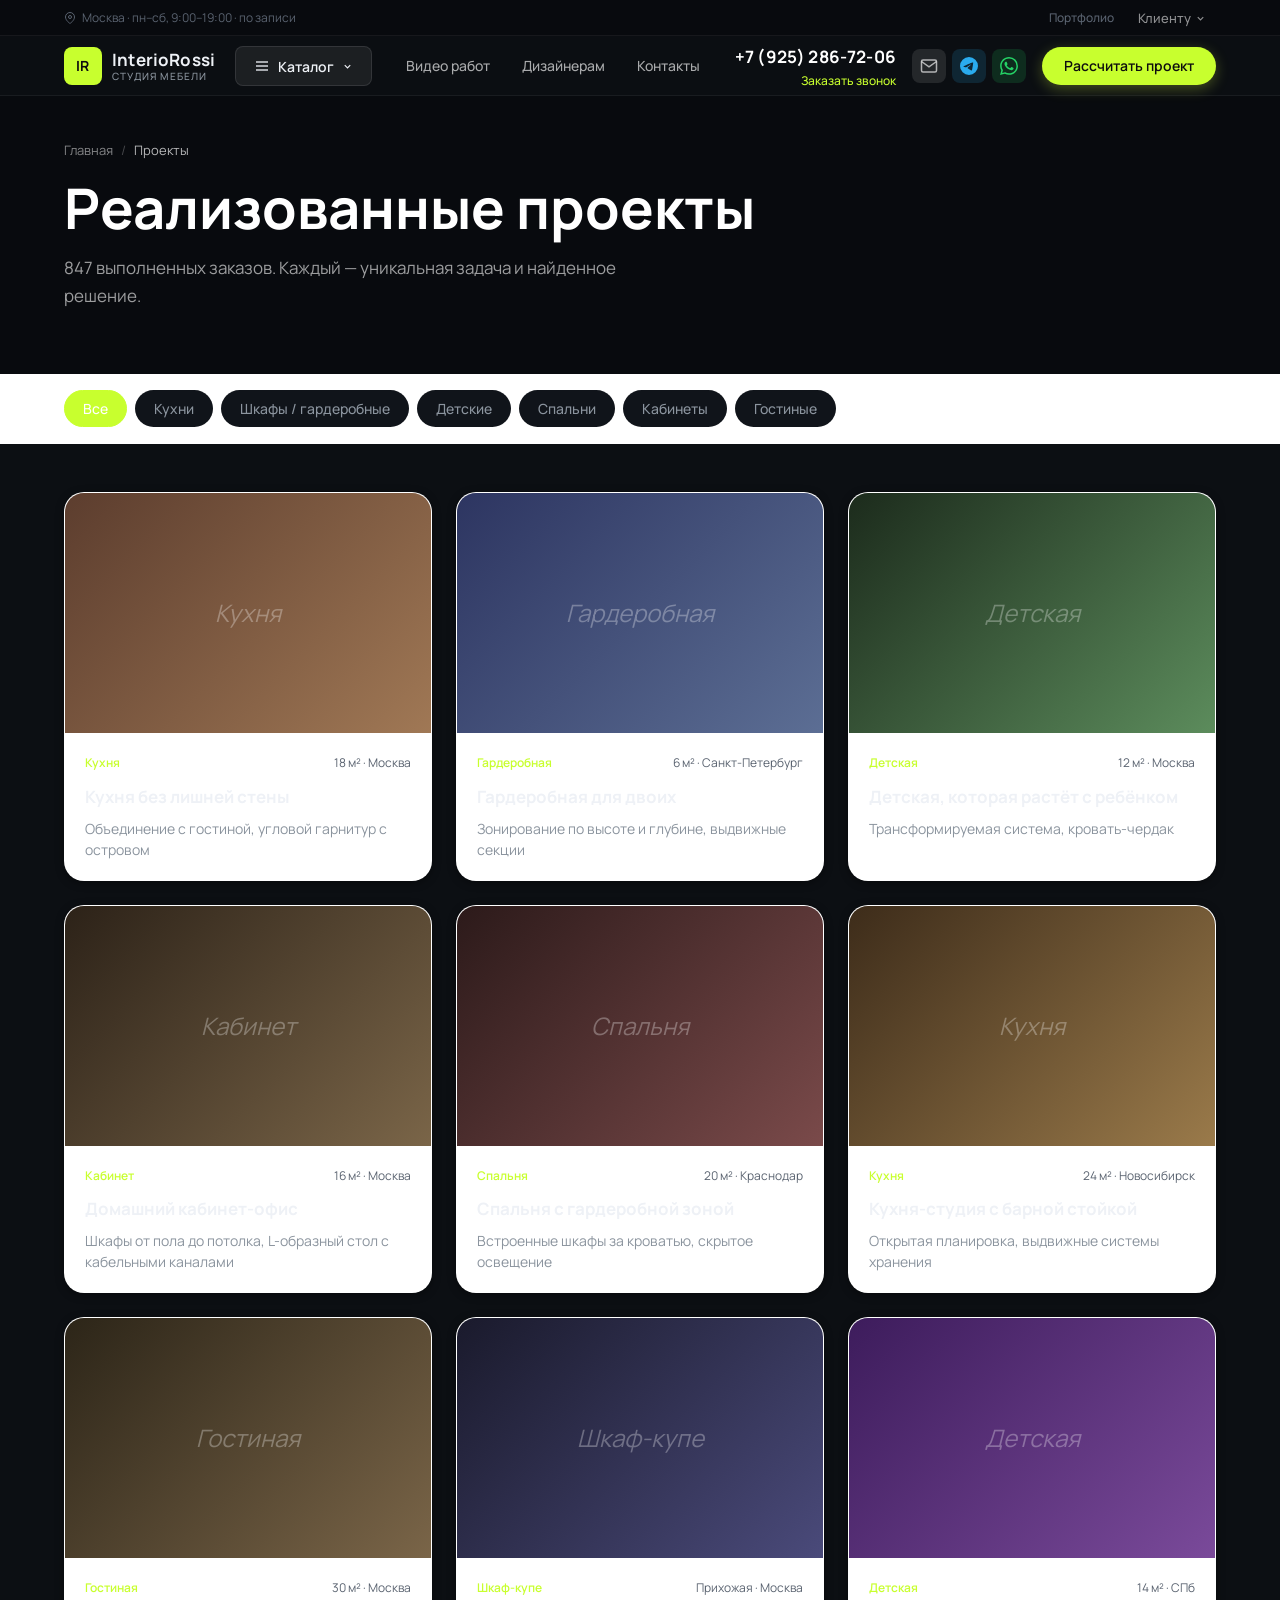
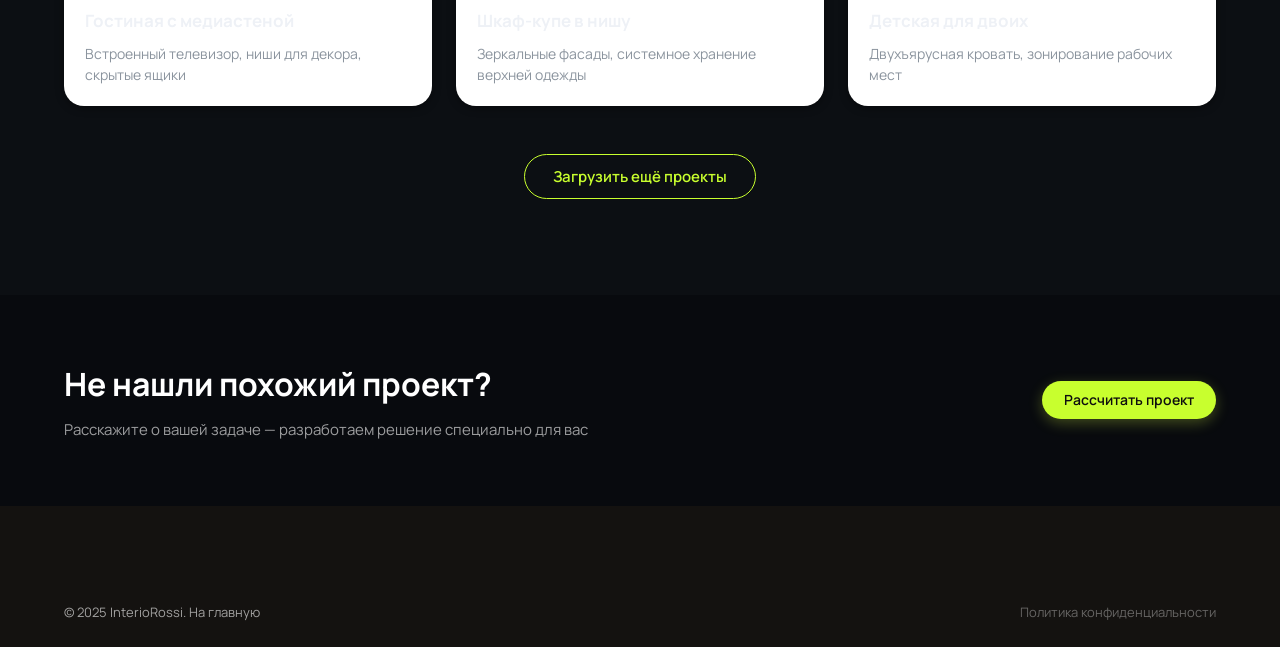
<file: projects.html>
<!DOCTYPE html>
<html lang="ru">
<head>
  <meta charset="UTF-8">
  <meta name="viewport" content="width=device-width, initial-scale=1.0">
  <meta name="description" content="Портфолио InterioRossi — 847 реализованных проектов мебели на заказ в Москве: кухни, шкафы-купе, гардеробные, детские, спальни, кабинеты.">
  <meta name="keywords" content="портфолио мебели Москва, кухни на заказ фото, шкафы купе примеры, гардеробные фото, InterioRossi проекты">
  <meta name="robots" content="index, follow">
  <meta property="og:type" content="website">
  <meta property="og:title" content="Проекты — InterioRossi | Мебель на заказ в Москве">
  <meta property="og:description" content="847 реализованных проектов. Кухни, шкафы, гардеробные, детские комнаты. Смотрите портфолио InterioRossi.">
  <meta property="og:url" content="https://emmanuilkovshilov-web.github.io/interiorossi-site/projects.html">
  <meta property="og:locale" content="ru_RU">
  <title>Проекты — InterioRossi | Мебель на заказ в Москве</title>
  <link rel="preconnect" href="https://fonts.googleapis.com">
  <link rel="preconnect" href="https://fonts.gstatic.com" crossorigin>
  <link href="https://fonts.googleapis.com/css2?family=Manrope:wght@300;400;500;600;700&family=Playfair+Display:ital,wght@0,700;1,700&display=swap" rel="stylesheet">
  <link rel="stylesheet" href="css/style.css">
  <link rel="stylesheet" href="css/quiz.css">
  <link rel="stylesheet" href="css/pages.css">
  <script type="application/ld+json">
  {
    "@context": "https://schema.org",
    "@type": "CollectionPage",
    "name": "Портфолио проектов InterioRossi",
    "description": "847 реализованных проектов мебели на заказ в Москве: кухни, шкафы, гардеробные, детские комнаты.",
    "url": "https://emmanuilkovshilov-web.github.io/interiorossi-site/projects.html",
    "breadcrumb": {
      "@type": "BreadcrumbList",
      "itemListElement": [
        { "@type": "ListItem", "position": 1, "name": "Главная", "item": "https://emmanuilkovshilov-web.github.io/interiorossi-site/" },
        { "@type": "ListItem", "position": 2, "name": "Проекты", "item": "https://emmanuilkovshilov-web.github.io/interiorossi-site/projects.html" }
      ]
    }
  }
  </script>
</head>
<body>

  <!-- ═══════════════ HEADER ═══════════════ -->
  <header class="header scrolled" id="header">

    <!-- ── Top bar ── -->
    <div class="hdr-top">
      <div class="container">
        <div class="hdr-top-row">
          <div class="hdr-address">
            <svg width="12" height="12" viewBox="0 0 24 24" fill="none" stroke="currentColor" stroke-width="2"><path d="M21 10c0 7-9 13-9 13s-9-6-9-13a9 9 0 0118 0z"/><circle cx="12" cy="10" r="3"/></svg>
            <span>Москва · пн–сб, 9:00–19:00 · по записи</span>
          </div>
          <div class="hdr-top-right">
            <a href="projects.html" class="hdr-tlink">Портфолио</a>
            <div class="hdr-client" id="hdrClient">
              <button class="hdr-tlink hdr-client-btn" id="hdrClientBtn" aria-expanded="false">
                Клиенту
                <svg width="11" height="11" viewBox="0 0 24 24" fill="none" stroke="currentColor" stroke-width="2.5"><path d="M6 9l6 6 6-6"/></svg>
              </button>
              <div class="hdr-client-menu" id="hdrClientMenu" role="menu">
                <a href="index.html#process" role="menuitem">Как сделать заказ</a>
                <a href="#" role="menuitem">Доставка и сборка</a>
                <a href="#" role="menuitem">Гарантия 24 месяца</a>
                <a href="index.html#reviews" role="menuitem">Отзывы</a>
                <a href="#" role="menuitem">Рассрочка 0%</a>
              </div>
            </div>
          </div>
        </div>
      </div>
    </div>

    <!-- ── Main row ── -->
    <div class="hdr-main">
      <div class="container">
        <div class="hdr-main-row">

          <a href="index.html" class="logo">
            <span class="logo-icon">IR</span>
            <div class="logo-texts">
              <span class="logo-name">InterioRossi</span>
              <span class="logo-sub">Студия мебели</span>
            </div>
          </a>

          <div class="catalog-wrap" id="catalogWrap">
            <button class="catalog-btn" id="catalogBtn" aria-expanded="false" aria-haspopup="true">
              <svg width="16" height="16" viewBox="0 0 24 24" fill="none" stroke="currentColor" stroke-width="2"><line x1="3" y1="6" x2="21" y2="6"/><line x1="3" y1="12" x2="21" y2="12"/><line x1="3" y1="18" x2="21" y2="18"/></svg>
              Каталог
              <svg class="cat-chevron" width="11" height="11" viewBox="0 0 24 24" fill="none" stroke="currentColor" stroke-width="2.5"><path d="M6 9l6 6 6-6"/></svg>
            </button>
          </div>

          <div class="catalog-overlay" id="catalogOverlay"></div>
          <div class="catalog-mega" id="catalogMega" role="region" aria-label="Каталог мебели">
            <div class="mega-grid-inner">
              <div class="mega-col">
                <div class="mega-col-title">Каталог мебели</div>
                <ul>
                  <li><a href="#"><span class="mega-cat-icon">🍳</span>Кухни</a></li>
                  <li><a href="#"><span class="mega-cat-icon">🚪</span>Шкафы-купе</a></li>
                  <li><a href="#"><span class="mega-cat-icon">👔</span>Гардеробные</a></li>
                  <li><a href="#"><span class="mega-cat-icon">📚</span>Стеллажи и полки</a></li>
                  <li><a href="#"><span class="mega-cat-icon">🛋</span>Мебель для гостиной</a></li>
                  <li><a href="index.html#categories" class="mega-all">Весь каталог →</a></li>
                </ul>
              </div>
              <div>
                <div class="mega-col-title">Разделы</div>
                <div class="mega-pages">
                  <a href="index.html#partners" class="mega-page-link">
                    <div class="mega-page-title">Дизайнерам</div>
                    <div class="mega-page-desc">Условия партнёрства, NDA, процент от заказа</div>
                  </a>
                  <a href="about.html" class="mega-page-link">
                    <div class="mega-page-title">О компании</div>
                    <div class="mega-page-desc">12 лет на рынке, 847 проектов, команда</div>
                  </a>
                  <a href="projects.html" class="mega-page-link">
                    <div class="mega-page-title">Проекты</div>
                    <div class="mega-page-desc">Кейсы кухонь, шкафов, коммерческих объектов</div>
                  </a>
                  <a href="index.html#process" class="mega-page-link">
                    <div class="mega-page-title">Процесс работы</div>
                    <div class="mega-page-desc">От замера до монтажа за 5 этапов</div>
                  </a>
                  <a href="#" class="mega-page-link">
                    <div class="mega-page-title">Гарантии</div>
                    <div class="mega-page-desc">24 месяца, фиксированная цена, контроль качества</div>
                  </a>
                  <a href="contacts.html" class="mega-page-link">
                    <div class="mega-page-title">Контакты</div>
                    <div class="mega-page-desc">Адрес, телефон, мессенджеры, форма связи</div>
                  </a>
                </div>
              </div>
              <div>
                <div class="mega-quick">
                  <div class="mega-quick-title">Свяжитесь с нами</div>
                  <a href="tel:+79252867206" class="mega-quick-phone">+7 (925) 286-72-06</a>
                  <div class="mega-quick-hours">пн–сб, 9:00–19:00</div>
                  <button class="mega-quick-cta" data-quiz-open>Рассчитать проект</button>
                  <div class="mega-quick-msgs">
                    <a href="https://t.me/+79252867206">Telegram</a>
                    <a href="https://wa.me/79252867206">WhatsApp</a>
                  </div>
                </div>
              </div>
            </div>
          </div>

          <nav class="hdr-nav">
            <a href="index.html#projects" class="hdr-nav-link">Видео работ</a>
            <a href="index.html#partners" class="hdr-nav-link">Дизайнерам</a>
            <a href="contacts.html" class="hdr-nav-link">Контакты</a>
          </nav>

          <div class="hdr-contact">
            <div class="hdr-phone-block">
              <a href="tel:+79252867206" class="hdr-phone">+7 (925) 286-72-06</a>
              <button class="hdr-callback" id="hdrCallback">Заказать звонок</button>
            </div>
            <div class="hdr-msgs">
              <a href="mailto:info@interiorossi.ru" class="hdr-msg email" aria-label="Email">
                <svg width="18" height="18" viewBox="0 0 24 24" fill="none" stroke="currentColor" stroke-width="2"><path d="M4 4h16c1.1 0 2 .9 2 2v12c0 1.1-.9 2-2 2H4c-1.1 0-2-.9-2-2V6c0-1.1.9-2 2-2z"/><polyline points="22,6 12,13 2,6"/></svg>
              </a>
              <a href="https://t.me/+79252867206" class="hdr-msg tg" aria-label="Telegram">
                <svg width="18" height="18" viewBox="0 0 24 24" fill="currentColor"><path d="M11.944 0A12 12 0 000 12a12 12 0 0012 12 12 12 0 0012-12A12 12 0 0012 0a12 12 0 00-.056 0zm4.962 7.224c.1-.002.321.023.465.14a.506.506 0 01.171.325c.016.093.036.306.02.472-.18 1.898-.962 6.502-1.36 8.627-.168.9-.499 1.201-.82 1.23-.696.065-1.225-.46-1.9-.902-1.056-.693-1.653-1.124-2.678-1.8-1.185-.78-.417-1.21.258-1.91.177-.184 3.247-2.977 3.307-3.23.007-.032.014-.15-.056-.212s-.174-.041-.249-.024c-.106.024-1.793 1.14-5.061 3.345-.48.33-.913.49-1.302.48-.428-.008-1.252-.241-1.865-.44-.752-.245-1.349-.374-1.297-.789.027-.216.325-.437.893-.663 3.498-1.524 5.83-2.529 6.998-3.014 3.332-1.386 4.025-1.627 4.476-1.635z"/></svg>
              </a>
              <a href="https://wa.me/79252867206" class="hdr-msg wa" aria-label="WhatsApp">
                <svg width="18" height="18" viewBox="0 0 24 24" fill="currentColor"><path d="M17.472 14.382c-.297-.149-1.758-.867-2.03-.967-.273-.099-.471-.148-.67.15-.197.297-.767.966-.94 1.164-.173.199-.347.223-.644.075-.297-.15-1.255-.463-2.39-1.475-.883-.788-1.48-1.761-1.653-2.059-.173-.297-.018-.458.13-.606.134-.133.298-.347.446-.52.149-.174.198-.298.298-.497.099-.198.05-.371-.025-.52-.075-.149-.669-1.612-.916-2.207-.242-.579-.487-.5-.669-.51-.173-.008-.371-.01-.57-.01-.198 0-.52.074-.792.372-.272.297-1.04 1.016-1.04 2.479 0 1.462 1.065 2.875 1.213 3.074.149.198 2.096 3.2 5.077 4.487.709.306 1.262.489 1.694.625.712.227 1.36.195 1.871.118.571-.085 1.758-.719 2.006-1.413.248-.694.248-1.289.173-1.413-.074-.124-.272-.198-.57-.347m-5.421 7.403h-.004a9.87 9.87 0 01-5.031-1.378l-.361-.214-3.741.982.998-3.648-.235-.374a9.86 9.86 0 01-1.51-5.26c.001-5.45 4.436-9.884 9.888-9.884 2.64 0 5.122 1.03 6.988 2.898a9.825 9.825 0 012.893 6.994c-.003 5.45-4.437 9.884-9.885 9.884m8.413-18.297A11.815 11.815 0 0012.05 0C5.495 0 .16 5.335.157 11.892c0 2.096.547 4.142 1.588 5.945L.057 24l6.305-1.654a11.882 11.882 0 005.683 1.448h.005c6.554 0 11.89-5.335 11.893-11.893a11.821 11.821 0 00-3.48-8.413z"/></svg>
              </a>
            </div>
            <button class="btn btn-cta" data-quiz-open>Рассчитать проект</button>
          </div>

          <button class="burger" id="burger" aria-label="Открыть меню">
            <span></span><span></span><span></span>
          </button>

        </div>
      </div>
    </div>

    <!-- ── Mobile menu ── -->
    <div class="mobile-menu" id="mobileMenu">
      <div class="mob-search">
        <svg width="16" height="16" viewBox="0 0 24 24" fill="none" stroke="currentColor" stroke-width="2"><circle cx="11" cy="11" r="8"/><path d="M21 21l-4.35-4.35"/></svg>
        <input type="text" placeholder="Поиск мебели...">
      </div>
      <ul>
        <li class="mob-catalog-toggle">
          <button id="mobCatalogToggle">
            Каталог
            <svg width="12" height="12" viewBox="0 0 24 24" fill="none" stroke="currentColor" stroke-width="2.5"><path d="M6 9l6 6 6-6"/></svg>
          </button>
          <ul class="mob-catalog-list" id="mobCatalogList">
            <li><a href="#">Шкафы-купе</a></li>
            <li><a href="#">Гардеробные</a></li>
            <li><a href="#">Кухни</a></li>
            <li><a href="#">Детские</a></li>
            <li><a href="#">Спальни</a></li>
            <li><a href="index.html#categories">Весь каталог →</a></li>
          </ul>
        </li>
        <li><a href="index.html#projects" class="nav-link">Видео работ</a></li>
        <li><a href="index.html#process" class="nav-link">Как работаем</a></li>
        <li><a href="index.html#reviews" class="nav-link">Отзывы</a></li>
        <li><a href="index.html#partners" class="nav-link">Дизайнерам</a></li>
        <li><a href="contacts.html" class="nav-link">Контакты</a></li>
      </ul>
      <div class="mobile-menu-footer">
        <a href="tel:+79252867206" class="hdr-phone">+7 (925) 286-72-06</a>
        <button class="btn btn-cta btn-full" data-quiz-open>Рассчитать проект</button>
      </div>
    </div>

  </header>

  <main>
    <section class="page-hero">
      <div class="container">
        <div class="breadcrumb">
          <a href="index.html">Главная</a>
          <span>/</span>
          <span>Проекты</span>
        </div>
        <h1 class="page-title">Реализованные проекты</h1>
        <p class="page-subtitle">847 выполненных заказов. Каждый — уникальная задача и найденное решение.</p>
      </div>
    </section>

    <section class="filters-section">
      <div class="container">
        <div class="filter-tabs" id="filterTabs">
          <button class="filter-tab active" data-filter="all">Все</button>
          <button class="filter-tab" data-filter="kitchen">Кухни</button>
          <button class="filter-tab" data-filter="wardrobe">Шкафы / гардеробные</button>
          <button class="filter-tab" data-filter="kids">Детские</button>
          <button class="filter-tab" data-filter="bedroom">Спальни</button>
          <button class="filter-tab" data-filter="office">Кабинеты</button>
          <button class="filter-tab" data-filter="living">Гостиные</button>
        </div>
      </div>
    </section>

    <section class="projects-section section">
      <div class="container">
        <div class="projects-grid" id="projectsGrid">

          <div class="project-card" data-cat="kitchen">
            <div class="project-img" style="--c1:#5C3D2E;--c2:#A07855">
              <span>Кухня</span>
              <div class="project-overlay"><a href="#" class="btn btn-ghost btn-sm">Смотреть проект</a></div>
            </div>
            <div class="project-info">
              <div class="project-meta"><span>Кухня</span><span>18 м² · Москва</span></div>
              <h3>Кухня без лишней стены</h3>
              <p>Объединение с гостиной, угловой гарнитур с островом</p>
            </div>
          </div>

          <div class="project-card" data-cat="wardrobe">
            <div class="project-img" style="--c1:#2D3561;--c2:#5C6E94">
              <span>Гардеробная</span>
              <div class="project-overlay"><a href="#" class="btn btn-ghost btn-sm">Смотреть проект</a></div>
            </div>
            <div class="project-info">
              <div class="project-meta"><span>Гардеробная</span><span>6 м² · Санкт-Петербург</span></div>
              <h3>Гардеробная для двоих</h3>
              <p>Зонирование по высоте и глубине, выдвижные секции</p>
            </div>
          </div>

          <div class="project-card" data-cat="kids">
            <div class="project-img" style="--c1:#1C2B1C;--c2:#5C8C5C">
              <span>Детская</span>
              <div class="project-overlay"><a href="#" class="btn btn-ghost btn-sm">Смотреть проект</a></div>
            </div>
            <div class="project-info">
              <div class="project-meta"><span>Детская</span><span>12 м² · Москва</span></div>
              <h3>Детская, которая растёт с ребёнком</h3>
              <p>Трансформируемая система, кровать-чердак</p>
            </div>
          </div>

          <div class="project-card" data-cat="office">
            <div class="project-img" style="--c1:#2C2218;--c2:#7A6548">
              <span>Кабинет</span>
              <div class="project-overlay"><a href="#" class="btn btn-ghost btn-sm">Смотреть проект</a></div>
            </div>
            <div class="project-info">
              <div class="project-meta"><span>Кабинет</span><span>16 м² · Москва</span></div>
              <h3>Домашний кабинет-офис</h3>
              <p>Шкафы от пола до потолка, L-образный стол с кабельными каналами</p>
            </div>
          </div>

          <div class="project-card" data-cat="bedroom">
            <div class="project-img" style="--c1:#2C1A1A;--c2:#7A4A4A">
              <span>Спальня</span>
              <div class="project-overlay"><a href="#" class="btn btn-ghost btn-sm">Смотреть проект</a></div>
            </div>
            <div class="project-info">
              <div class="project-meta"><span>Спальня</span><span>20 м² · Краснодар</span></div>
              <h3>Спальня с гардеробной зоной</h3>
              <p>Встроенные шкафы за кроватью, скрытое освещение</p>
            </div>
          </div>

          <div class="project-card" data-cat="kitchen">
            <div class="project-img" style="--c1:#3D2C1A;--c2:#9A7A4A">
              <span>Кухня</span>
              <div class="project-overlay"><a href="#" class="btn btn-ghost btn-sm">Смотреть проект</a></div>
            </div>
            <div class="project-info">
              <div class="project-meta"><span>Кухня</span><span>24 м² · Новосибирск</span></div>
              <h3>Кухня-студия с барной стойкой</h3>
              <p>Открытая планировка, выдвижные системы хранения</p>
            </div>
          </div>

          <div class="project-card" data-cat="living">
            <div class="project-img" style="--c1:#2C2518;--c2:#7A6548">
              <span>Гостиная</span>
              <div class="project-overlay"><a href="#" class="btn btn-ghost btn-sm">Смотреть проект</a></div>
            </div>
            <div class="project-info">
              <div class="project-meta"><span>Гостиная</span><span>30 м² · Москва</span></div>
              <h3>Гостиная с медиастеной</h3>
              <p>Встроенный телевизор, ниши для декора, скрытые ящики</p>
            </div>
          </div>

          <div class="project-card" data-cat="wardrobe">
            <div class="project-img" style="--c1:#1A1A2C;--c2:#4A4A7A">
              <span>Шкаф-купе</span>
              <div class="project-overlay"><a href="#" class="btn btn-ghost btn-sm">Смотреть проект</a></div>
            </div>
            <div class="project-info">
              <div class="project-meta"><span>Шкаф-купе</span><span>Прихожая · Москва</span></div>
              <h3>Шкаф-купе в нишу</h3>
              <p>Зеркальные фасады, системное хранение верхней одежды</p>
            </div>
          </div>

          <div class="project-card" data-cat="kids">
            <div class="project-img" style="--c1:#3D1C5C;--c2:#7A4A9A">
              <span>Детская</span>
              <div class="project-overlay"><a href="#" class="btn btn-ghost btn-sm">Смотреть проект</a></div>
            </div>
            <div class="project-info">
              <div class="project-meta"><span>Детская</span><span>14 м² · СПб</span></div>
              <h3>Детская для двоих</h3>
              <p>Двухъярусная кровать, зонирование рабочих мест</p>
            </div>
          </div>

        </div>

        <div class="projects-load-more">
          <button class="btn btn-outline" id="loadMore">Загрузить ещё проекты</button>
        </div>
      </div>
    </section>

    <section class="page-cta-banner">
      <div class="container">
        <div class="banner-inner">
          <div>
            <h2>Не нашли похожий проект?</h2>
            <p>Расскажите о вашей задаче — разработаем решение специально для вас</p>
          </div>
          <button class="btn btn-cta" data-quiz-open>Рассчитать проект</button>
        </div>
      </div>
    </section>
  </main>

  <footer class="footer">
    <div class="container">
      <div class="footer-bottom" style="padding: 24px 0">
        <p>© 2025 InterioRossi. <a href="index.html">На главную</a></p>
        <div class="footer-legal"><a href="#">Политика конфиденциальности</a></div>
      </div>
    </div>
  </footer>

  <!-- Quiz overlay -->
  <div class="quiz-overlay" id="quizOverlay"></div>

  <script src="js/main.js"></script>
  <script src="js/quiz.js"></script>
  <script>
    const tabs = document.querySelectorAll('.filter-tab');
    const cards = document.querySelectorAll('.project-card');
    tabs.forEach(tab => {
      tab.addEventListener('click', () => {
        tabs.forEach(t => t.classList.remove('active'));
        tab.classList.add('active');
        const filter = tab.dataset.filter;
        cards.forEach(card => {
          const show = filter === 'all' || card.dataset.cat === filter;
          card.style.display = show ? '' : 'none';
          if (show) card.style.animation = 'fadeIn .4s ease';
        });
      });
    });
  </script>
</body>
</html>
</file>
<file: css/style.css>
/* ═══════════════════════════════════════════════════
   InterioRossi — Main Stylesheet
   Palette: Tuvio dark + lime accent
═══════════════════════════════════════════════════ */

/* ─── Variables ─── */
:root {
  --bg:         #0c0f13;
  --bg-cream:   #10141a;
  --bg-dark:    #080a0e;
  --bg-dark2:   #161c24;
  --text:       #eef1f6;
  --text-2:     #8b949e;
  --text-3:     #5a6370;
  --accent:     #c8ff2e;
  --accent-h:   #d8ff5a;
  --gold:       #c8ff2e;
  --gold-light: #d8ff5a;
  --border:     rgba(255,255,255,.06);
  --border-d:   rgba(255,255,255,.06);
  --white:      #FFFFFF;
  --shadow-sm:  0 2px 8px rgba(0,0,0,.4);
  --shadow:     0 4px 24px rgba(0,0,0,.5);
  --shadow-lg:  0 8px 48px rgba(0,0,0,.6);
  --r:          16px;
  --r-lg:       20px;
  --transition: .3s cubic-bezier(.4,0,.2,1);
  --font-h:     'Manrope', -apple-system, BlinkMacSystemFont, 'Segoe UI', Arial, sans-serif;
  --font-b:     'Manrope', -apple-system, BlinkMacSystemFont, 'Segoe UI', Arial, sans-serif;
}

/* ─── Reset ─── */
*, *::before, *::after { box-sizing: border-box; margin: 0; padding: 0; }
html { scroll-behavior: smooth; font-size: 16px; overflow-x: hidden; }
body { overflow-x: hidden; }
body {
  font-family: var(--font-b);
  background: var(--bg);
  color: var(--text);
  line-height: 1.6;
  -webkit-font-smoothing: antialiased;
}
img { display: block; max-width: 100%; height: auto; }
a { color: inherit; text-decoration: none; }
ul { list-style: none; }
button { cursor: pointer; border: none; background: none; font-family: inherit; }
input, textarea, select { font-family: inherit; }

/* ─── Layout ─── */
.container {
  width: 100%;
  max-width: 1200px;
  margin: 0 auto;
  padding: 0 24px;
}
.section { padding: 96px 0; }
.section-cream { background: var(--bg-cream); }
.section-dark  { background: var(--bg-dark); }

/* ─── Typography ─── */
.section-eyebrow {
  font-size: .75rem;
  font-weight: 600;
  letter-spacing: .12em;
  text-transform: uppercase;
  color: var(--accent);
  margin-bottom: 12px;
}
.section-eyebrow.light { color: var(--gold); }

.section-title {
  font-family: var(--font-h);
  font-size: clamp(2rem, 4vw, 3rem);
  font-weight: 700;
  line-height: 1.15;
  color: var(--text);
  margin-bottom: 16px;
}
.section-title.light { color: var(--white); }
.section-title em { font-style: italic; color: var(--accent); }
.section-title.light em { color: var(--gold); }

.section-desc {
  font-size: 1.0625rem;
  color: var(--text-2);
  max-width: 560px;
  line-height: 1.7;
}
.section-desc.light { color: rgba(255,255,255,.65); }

.section-header {
  text-align: center;
  margin-bottom: 56px;
}
.section-header .section-desc { margin: 0 auto; }

/* ─── Buttons ─── */
.btn {
  display: inline-flex;
  align-items: center;
  gap: 8px;
  padding: 14px 28px;
  border-radius: 50px;
  font-size: .9375rem;
  font-weight: 600;
  line-height: 1;
  transition: var(--transition);
  white-space: nowrap;
}
.btn-primary {
  background: var(--accent);
  color: #0e0e0e;
  box-shadow: 0 4px 16px rgba(200,228,62,.25);
}
.btn-primary:hover {
  background: var(--accent-h);
  transform: translateY(-2px);
  box-shadow: 0 6px 24px rgba(200,228,62,.35);
}
.btn-primary:active { transform: translateY(0); }

.btn-ghost {
  background: rgba(255,255,255,.12);
  color: var(--white);
  border: 1.5px solid rgba(255,255,255,.35);
  backdrop-filter: blur(4px);
}
.btn-ghost:hover {
  background: rgba(255,255,255,.22);
  border-color: rgba(255,255,255,.6);
}

.btn-outline {
  background: transparent;
  color: var(--accent);
  border: 1.5px solid var(--accent);
}
.btn-outline:hover {
  background: var(--accent);
  color: #0e0e0e;
}

.btn-sm  { padding: 10px 20px; font-size: .875rem; }
.btn-full { width: 100%; justify-content: center; }
.btn-large { padding: 18px 32px; font-size: 1rem; }

/* ─── Forms ─── */
.form-group { margin-bottom: 16px; }
.form-label { display: block; font-size: .8125rem; font-weight: 500; color: var(--text-2); margin-bottom: 6px; }

.form-input {
  width: 100%;
  padding: 14px 16px;
  border: 1.5px solid var(--border);
  border-radius: 8px;
  font-size: .9375rem;
  color: var(--text);
  background: var(--bg-dark2);
  outline: none;
  transition: border-color var(--transition), box-shadow var(--transition);
  appearance: none;
}
.form-input::placeholder { color: var(--text-3); }
.form-input:focus { border-color: var(--accent); box-shadow: 0 0 0 3px rgba(139,111,71,.12); }
.form-input.error { border-color: #E05252; }

.form-textarea { resize: vertical; min-height: 100px; }
.form-select { cursor: pointer; background-image: url("data:image/svg+xml,%3Csvg xmlns='http://www.w3.org/2000/svg' width='12' height='12' viewBox='0 0 24 24' fill='none' stroke='%236B6560' stroke-width='2'%3E%3Cpath d='M6 9l6 6 6-6'/%3E%3C/svg%3E"); background-repeat: no-repeat; background-position: right 14px center; padding-right: 40px; }

.form-note { font-size: .8125rem; color: var(--text-3); text-align: center; margin-top: 10px; }
.form-privacy { font-size: .8rem; color: var(--text-3); text-align: center; margin-top: 12px; }
.form-privacy a { color: var(--accent); border-bottom: 1px dotted var(--accent); }

.form-card {
  background: var(--bg-cream);
  border-radius: var(--r-lg);
  padding: 40px;
  box-shadow: var(--shadow-lg);
}
.form-card h3 {
  font-family: var(--font-h);
  font-size: 1.5rem;
  font-weight: 700;
  margin-bottom: 28px;
  color: var(--text);
}

/* ─── Stars ─── */
.stars { color: var(--gold); font-size: .9rem; letter-spacing: 1px; }

/* ━━━━━━━━━━━━━━━━━━━━━━ HEADER ━━━━━━━━━━━━━━━━━━━━━━ */
:root {
  --hdr-top-h:  36px;
  --hdr-main-h: 60px;
  --hdr-total:  96px;
  --cta:        #c8ff2e;
  --cta-h:      #d8ff5a;
}

.header {
  position: fixed;
  top: 0; left: 0; right: 0;
  z-index: 100;
}

/* btn-cta — warm orange CTA */
.btn-cta {
  background: var(--cta);
  color: #0e0e0e;
  border-radius: 50px;
  box-shadow: 0 4px 14px rgba(200,228,62,.3);
  padding: 12px 22px;
  font-size: .875rem;
  font-weight: 600;
  display: inline-flex;
  align-items: center;
  gap: 6px;
  transition: var(--transition);
  white-space: nowrap;
}
.btn-cta:hover { background: var(--cta-h); transform: translateY(-1px); box-shadow: 0 6px 20px rgba(200,228,62,.4); }
.btn-cta:active { transform: none; }

/* ── Top bar ── */
.hdr-top {
  background: var(--bg-dark);
  border-bottom: 1px solid var(--border);
  height: var(--hdr-top-h);
}
.hdr-top-row {
  display: flex;
  align-items: center;
  justify-content: space-between;
  height: var(--hdr-top-h);
}

.hdr-address {
  display: flex;
  align-items: center;
  gap: 6px;
  flex-shrink: 0;
  color: var(--text-3);
}
.hdr-address svg { color: var(--text-3); flex-shrink: 0; }
.hdr-address span { font-size: .75rem; }

/* Search */
.hdr-search {
  flex: 1;
  max-width: 520px;
  display: flex;
  align-items: center;
  background: rgba(255,255,255,.07);
  border: 1px solid rgba(255,255,255,.1);
  border-radius: 24px;
  padding: 0 16px;
  height: 32px;
  gap: 8px;
  transition: border-color var(--transition), background var(--transition);
}
.hdr-search:focus-within {
  border-color: var(--gold);
  background: rgba(255,255,255,.1);
}
.hdr-search-ico {
  color: rgba(255,255,255,.4);
  display: flex;
  align-items: center;
  flex-shrink: 0;
  transition: color var(--transition);
}
.hdr-search:focus-within .hdr-search-ico { color: var(--gold); }
.hdr-search input {
  flex: 1;
  background: none;
  border: none;
  outline: none;
  color: var(--white);
  font-size: .8125rem;
}
.hdr-search input::placeholder { color: rgba(255,255,255,.3); }
.hdr-search-clear {
  color: rgba(255,255,255,.3);
  display: none;
  align-items: center;
  flex-shrink: 0;
  transition: color var(--transition);
}
.hdr-search-clear:hover { color: var(--white); }
.hdr-search.has-value .hdr-search-clear { display: flex; }

/* Top-right quick links */
.hdr-top-right {
  display: flex;
  align-items: center;
  gap: 4px;
  margin-left: auto;
  flex-shrink: 0;
}
.hdr-tlink {
  font-size: .75rem;
  font-weight: 500;
  color: var(--text-3);
  padding: 4px 10px;
  border-radius: 4px;
  transition: color var(--transition), background var(--transition);
  white-space: nowrap;
  display: inline-flex;
  align-items: center;
  gap: 4px;
}
.hdr-tlink:hover { color: var(--text-2); background: rgba(255,255,255,.04); }

.hdr-client {
  position: relative;
}
.hdr-client-btn {
  display: flex;
  align-items: center;
  gap: 4px;
  font-size: .8125rem;
  font-weight: 500;
  color: rgba(255,255,255,.55);
  padding: 4px 10px;
  border-radius: 4px;
  transition: color var(--transition), background var(--transition);
  white-space: nowrap;
}
.hdr-client-btn:hover,
.hdr-client-btn[aria-expanded="true"] { color: var(--white); background: rgba(255,255,255,.06); }
.hdr-client-btn svg { transition: transform var(--transition); }
.hdr-client-btn[aria-expanded="true"] svg { transform: rotate(180deg); }

.hdr-client-menu {
  position: absolute;
  top: calc(100% + 8px);
  right: 0;
  background: #1E1C19;
  border: 1px solid rgba(255,255,255,.1);
  border-radius: 10px;
  padding: 8px;
  min-width: 180px;
  box-shadow: 0 8px 32px rgba(0,0,0,.5);
  opacity: 0;
  visibility: hidden;
  transform: translateY(-6px);
  transition: var(--transition);
  z-index: 50;
}
.hdr-client-menu.open {
  opacity: 1;
  visibility: visible;
  transform: translateY(0);
}
.hdr-client-menu a {
  display: block;
  padding: 9px 12px;
  font-size: .8125rem;
  color: rgba(255,255,255,.65);
  border-radius: 6px;
  transition: color var(--transition), background var(--transition);
}
.hdr-client-menu a:hover { color: var(--white); background: rgba(255,255,255,.07); }

.hdr-icon-btn {
  width: 32px; height: 32px;
  border-radius: 6px;
  display: flex;
  align-items: center;
  justify-content: center;
  color: rgba(255,255,255,.45);
  transition: var(--transition);
}
.hdr-icon-btn:hover { color: var(--white); background: rgba(255,255,255,.08); }

/* ── Main header row ── */
.hdr-main {
  background: rgba(12,15,19,.96);
  backdrop-filter: blur(20px);
  -webkit-backdrop-filter: blur(20px);
  border-bottom: 1px solid var(--border);
  height: var(--hdr-main-h);
}
.hdr-main-row {
  display: flex;
  align-items: center;
  height: var(--hdr-main-h);
  gap: 20px;
}

/* Logo */
.logo {
  display: flex;
  align-items: center;
  gap: 10px;
  flex-shrink: 0;
  text-decoration: none;
}
.logo-icon {
  width: 38px; height: 38px;
  background: var(--accent);
  border-radius: 8px;
  display: flex; align-items: center; justify-content: center;
  font-family: var(--font-h);
  font-size: .875rem;
  font-weight: 700;
  color: #0e0e0e;
  letter-spacing: .02em;
  flex-shrink: 0;
}
.logo-texts { display: flex; flex-direction: column; gap: 1px; }
.logo-name {
  font-family: var(--font-h);
  font-size: 1.0625rem;
  font-weight: 700;
  color: var(--text);
  letter-spacing: .01em;
  line-height: 1.1;
}
.logo-sub {
  font-size: .625rem;
  color: var(--text-2);
  letter-spacing: .12em;
  text-transform: uppercase;
  line-height: 1;
  font-weight: 500;
}

/* Catalog button + mega-menu */
.catalog-wrap {
  position: relative;
  flex-shrink: 0;
}
.catalog-btn {
  display: flex;
  align-items: center;
  gap: 8px;
  height: 40px;
  padding: 0 18px;
  border-radius: 8px;
  background: rgba(255,255,255,.07);
  border: 1px solid rgba(255,255,255,.1);
  color: var(--white);
  font-size: .875rem;
  font-weight: 600;
  transition: var(--transition);
  white-space: nowrap;
}
.catalog-btn { color: var(--text); }
.catalog-btn:hover { border-color: rgba(255,255,255,.2); background: rgba(255,255,255,.03); }
.catalog-btn[aria-expanded="true"] {
  border-color: rgba(200,255,46,.35);
  background: rgba(200,255,46,.06);
  color: var(--accent);
}
.catalog-btn[aria-expanded="true"] .cat-chevron { transform: rotate(180deg); }
.cat-chevron { transition: transform var(--transition); }

/* Mega-overlay */
.catalog-overlay {
  position: fixed;
  inset: 0;
  top: var(--hdr-total);
  z-index: 89;
  background: rgba(0,0,0,.5);
  display: none;
}
.catalog-overlay.open { display: block; }

/* Mega dropdown — full-width fixed */
.catalog-mega {
  position: fixed;
  top: var(--hdr-total);
  left: 0; right: 0;
  z-index: 90;
  background: var(--bg-dark2);
  border-bottom: 1px solid var(--border);
  box-shadow: 0 24px 64px rgba(0,0,0,.55);
  padding: 40px 0 36px;
  display: none;
  opacity: 0;
  transition: opacity .25s;
}
.catalog-mega.open { display: block; opacity: 1; }

.mega-grid-inner {
  max-width: 1200px;
  margin: 0 auto;
  padding: 0 24px;
  display: grid;
  grid-template-columns: 280px 1fr 240px;
  gap: 40px;
}

/* Column 1 — catalog list */
.mega-col-title {
  font-size: .6875rem;
  font-weight: 700;
  letter-spacing: .12em;
  text-transform: uppercase;
  color: var(--text-3);
  margin-bottom: 16px;
}
.mega-col ul { display: flex; flex-direction: column; gap: 2px; list-style: none; }
.mega-col a {
  display: flex;
  align-items: center;
  gap: 12px;
  padding: 10px 14px;
  border-radius: 8px;
  font-size: .875rem;
  font-weight: 500;
  color: var(--text-2);
  transition: color var(--transition), background var(--transition);
}
.mega-col a:hover { color: var(--text); background: rgba(255,255,255,.04); }
.mega-cat-icon {
  width: 30px; height: 30px; flex-shrink: 0;
  border-radius: 7px;
  background: rgba(255,255,255,.03);
  border: 1px solid var(--border);
  display: flex; align-items: center; justify-content: center;
  font-size: 14px;
}

/* Column 2 — pages grid */
.mega-pages { display: grid; grid-template-columns: 1fr 1fr; gap: 8px; }
.mega-page-link {
  display: block;
  padding: 16px 18px;
  border-radius: 10px;
  background: rgba(255,255,255,.02);
  border: 1px solid var(--border);
  text-decoration: none;
  transition: all .2s;
}
.mega-page-link:hover { border-color: rgba(255,255,255,.1); background: rgba(255,255,255,.04); }
.mega-page-title { font-size: .9375rem; font-weight: 700; color: var(--text); margin-bottom: 4px; }
.mega-page-desc { font-size: .75rem; color: var(--text-3); line-height: 1.45; }

/* Column 3 — quick contact */
.mega-quick {
  padding: 20px;
  background: rgba(255,255,255,.02);
  border: 1px solid var(--border);
  border-radius: 12px;
}
.mega-quick-title { font-size: .875rem; font-weight: 700; color: var(--text); margin-bottom: 12px; }
.mega-quick-phone {
  font-size: 1.125rem; font-weight: 700; color: var(--text);
  text-decoration: none; display: block; margin-bottom: 4px;
}
.mega-quick-hours { font-size: .75rem; color: var(--text-3); margin-bottom: 16px; }
.mega-quick-cta {
  display: block; width: 100%; padding: 10px; text-align: center;
  background: var(--accent); color: var(--bg-dark);
  border: none; border-radius: 8px; font-weight: 700; font-size: .8125rem;
  cursor: pointer; transition: background var(--transition); text-decoration: none;
}
.mega-quick-cta:hover { background: var(--accent-h); }
.mega-quick-msgs { display: flex; gap: 8px; margin-top: 12px; }
.mega-quick-msgs a {
  flex: 1; padding: 8px; text-align: center;
  border-radius: 6px; border: 1px solid var(--border);
  color: var(--text-3); font-size: .8125rem; text-decoration: none;
  transition: all .2s;
}
.mega-quick-msgs a:hover { border-color: rgba(255,255,255,.1); color: var(--text-2); }

.mega-all { color: var(--accent) !important; font-weight: 600; }

/* Hdr nav links */
.hdr-nav {
  display: flex;
  align-items: center;
  gap: 4px;
  flex: 1;
}
.hdr-nav-link {
  padding: 8px 14px;
  font-size: .875rem;
  font-weight: 500;
  color: rgba(255,255,255,.65);
  border-radius: 6px;
  transition: color var(--transition), background var(--transition);
  white-space: nowrap;
}
.hdr-nav-link:hover { color: var(--white); background: rgba(255,255,255,.07); }

/* Contact block */
.hdr-contact {
  display: flex;
  align-items: center;
  gap: 16px;
  margin-left: auto;
  flex-shrink: 0;
}
.hdr-phone-block {
  display: flex;
  flex-direction: column;
  align-items: flex-end;
  gap: 2px;
}
.hdr-phone {
  font-size: 1.0625rem;
  font-weight: 700;
  color: var(--white);
  letter-spacing: .01em;
  transition: color var(--transition);
  white-space: nowrap;
}
.hdr-phone:hover { color: var(--gold); }
.hdr-callback {
  font-size: .75rem;
  color: var(--gold);
  font-weight: 500;
  transition: color var(--transition);
  text-align: right;
}
.hdr-callback:hover { color: var(--gold-light); }

/* Messenger icons */
.hdr-msgs {
  display: flex;
  align-items: center;
  gap: 6px;
}
.hdr-msg {
  width: 34px; height: 34px;
  border-radius: 8px;
  display: flex;
  align-items: center;
  justify-content: center;
  transition: var(--transition);
  flex-shrink: 0;
}
.hdr-msg.email  { background: rgba(255,255,255,.1); color: rgba(255,255,255,.65); }
.hdr-msg.tg     { background: rgba(42,171,238,.15); color: #2AABEE; }
.hdr-msg.wa     { background: rgba(37,211,102,.15);  color: #25D366; }
.hdr-msg:hover  { filter: brightness(1.2); transform: translateY(-1px); }

/* Burger */
.burger {
  display: none;
  flex-direction: column;
  gap: 5px;
  width: 28px;
  padding: 4px 0;
  flex-shrink: 0;
}
.burger span {
  display: block;
  height: 2px;
  background: var(--white);
  border-radius: 2px;
  transition: var(--transition);
}
.burger.active span:nth-child(1) { transform: translateY(7px) rotate(45deg); }
.burger.active span:nth-child(2) { opacity: 0; }
.burger.active span:nth-child(3) { transform: translateY(-7px) rotate(-45deg); }

/* ── Mobile Menu ── */
.mobile-menu {
  display: none;
  position: absolute;
  top: var(--hdr-total);
  left: 0; right: 0;
  background: #1C1A17;
  border-top: 1px solid rgba(255,255,255,.08);
  box-shadow: 0 8px 32px rgba(0,0,0,.6);
  padding: 20px;
  transform: translateY(-16px);
  opacity: 0;
  pointer-events: none;
  transition: var(--transition);
  max-height: calc(100svh - var(--hdr-total));
  overflow-y: auto;
}
.mobile-menu.open {
  transform: translateY(0);
  opacity: 1;
  pointer-events: auto;
}
.mob-search {
  display: flex;
  align-items: center;
  gap: 10px;
  background: rgba(255,255,255,.07);
  border: 1px solid rgba(255,255,255,.1);
  border-radius: 10px;
  padding: 10px 14px;
  margin-bottom: 16px;
  color: rgba(255,255,255,.4);
}
.mob-search input {
  flex: 1;
  background: none;
  border: none;
  outline: none;
  color: var(--white);
  font-size: .9375rem;
}
.mob-search input::placeholder { color: rgba(255,255,255,.3); }

.mobile-menu ul { margin-bottom: 16px; }
.mobile-menu li { border-bottom: 1px solid rgba(255,255,255,.06); }
.mobile-menu .nav-link {
  display: block;
  padding: 13px 4px;
  font-size: .9375rem;
  color: rgba(255,255,255,.75);
}

.mob-catalog-toggle button {
  display: flex;
  align-items: center;
  justify-content: space-between;
  width: 100%;
  padding: 13px 4px;
  font-size: .9375rem;
  color: rgba(255,255,255,.75);
  font-family: var(--font-b);
}
.mob-catalog-toggle button svg { transition: transform var(--transition); }
.mob-catalog-toggle.open button svg { transform: rotate(180deg); }
.mob-catalog-list {
  display: none;
  padding: 4px 0 8px 16px;
  border-bottom: none !important;
}
.mob-catalog-list.open { display: block; }
.mob-catalog-list li { border-bottom: none; }
.mob-catalog-list a {
  display: block;
  padding: 8px 4px;
  font-size: .875rem;
  color: rgba(255,255,255,.55);
}

.mobile-menu-footer {
  display: flex;
  flex-direction: column;
  gap: 10px;
  padding-top: 4px;
}
.mobile-menu-footer .hdr-phone {
  font-size: 1.125rem;
}

/* ━━━━━━━━━━━━━━━━━━━━━━ HERO ━━━━━━━━━━━━━━━━━━━━━━ */
.hero {
  background: var(--bg);
  min-height: 100svh;
  display: flex;
  align-items: center;
  position: relative;
  overflow: hidden;
}
.hero::before {
  content: '';
  position: absolute;
  top: 0; right: -5%; width: 55%; height: 100%;
  background: radial-gradient(ellipse at 70% 40%, rgba(200,255,46,.028) 0%, transparent 60%);
  pointer-events: none;
}

/* ── Hero grid layout ── */
.hero-grid {
  display: grid;
  grid-template-columns: 1fr 420px;
  gap: 72px;
  align-items: center;
  position: relative;
  z-index: 1;
  padding-top: calc(var(--hdr-total) + 40px);
  padding-bottom: 72px;
}
/* Запрещаем grid-ячейкам расширяться за пределы колонки */
.hero-grid > * { min-width: 0; }

.hero-eyebrow {
  display: inline-flex;
  align-items: center;
  gap: 8px;
  padding: 5px 14px 5px 10px;
  background: rgba(255,255,255,.03);
  border: 1px solid rgba(255,255,255,.08);
  border-radius: 100px;
  font-size: .6875rem;
  font-weight: 600;
  color: var(--text-3);
  text-transform: uppercase;
  letter-spacing: .1em;
  margin-bottom: 24px;
  opacity: 0;
  animation: heroFadeUp .5s .1s forwards;
}
.hero-eyebrow::before {
  content: '';
  width: 5px; height: 5px;
  border-radius: 50%;
  background: var(--text-3);
  opacity: .6;
}

.hero-headline {
  font-family: 'Playfair Display', serif;
  font-size: clamp(2.25rem, 4vw, 3.375rem);
  font-weight: 700;
  line-height: 1.15;
  letter-spacing: -.02em;
  color: var(--text);
  margin-bottom: 20px;
  opacity: 0;
  animation: heroFadeUp .6s .2s forwards;
}
.hero-headline em {
  font-style: italic;
  color: #fff;
  text-decoration: underline;
  text-decoration-color: rgba(255,255,255,.2);
  text-underline-offset: 4px;
}

.hero-sub {
  font-size: 1.0625rem;
  line-height: 1.7;
  color: var(--text-2);
  margin-bottom: 40px;
  max-width: 480px;
  opacity: 0;
  animation: heroFadeUp .6s .3s forwards;
}

.hero-ctas {
  display: flex;
  gap: 14px;
  flex-wrap: wrap;
  opacity: 0;
  animation: heroFadeUp .6s .4s forwards;
  min-width: 0;
}

.btn-hero-primary {
  display: inline-flex;
  align-items: center;
  gap: 10px;
  padding: 16px 32px;
  background: var(--accent);
  color: var(--bg-dark);
  border: none;
  border-radius: 10px;
  font-weight: 700;
  font-size: .9375rem;
  cursor: pointer;
  transition: all .3s;
  text-decoration: none;
}
.btn-hero-primary:hover {
  background: var(--accent-h);
  transform: translateY(-2px);
  box-shadow: 0 6px 32px rgba(200,255,46,.3);
}

.btn-hero-designer {
  display: inline-flex;
  align-items: center;
  gap: 8px;
  padding: 16px 26px;
  background: transparent;
  color: var(--accent);
  border: 1.5px solid rgba(200,255,46,.35);
  border-radius: 10px;
  font-weight: 600;
  font-size: .875rem;
  cursor: pointer;
  transition: all .3s;
  text-decoration: none;
}
.btn-hero-designer:hover {
  background: rgba(200,255,46,.06);
  border-color: var(--accent);
  transform: translateY(-1px);
}

/* ── Hero carousel ── */
.hero-carousel {
  opacity: 0;
  animation: heroFadeRight .7s .4s forwards;
  width: 100%;
  min-width: 0;
}
.hero-carousel-wrap {
  overflow: hidden;
  width: 100%;
}
.hero-carousel-track {
  display: flex;
  gap: 16px;
  transition: transform .45s cubic-bezier(.25,.1,.25,1);
}
.hero-carousel-footer {
  display: flex;
  align-items: center;
  justify-content: space-between;
  margin-top: 12px;
  padding: 0 2px;
}
.hero-carousel-dots {
  display: flex;
  gap: 6px;
  align-items: center;
}
.hero-car-dot {
  width: 6px; height: 6px;
  border-radius: 3px;
  background: rgba(255,255,255,.2);
  border: none;
  cursor: pointer;
  transition: width .25s, background .25s;
  padding: 0;
}
.hero-car-dot.active {
  width: 20px;
  background: var(--accent);
}
.hero-carousel-arrows { display: flex; gap: 6px; }
.hero-car-btn {
  width: 34px; height: 34px;
  border-radius: 8px;
  background: rgba(255,255,255,.05);
  border: 1px solid rgba(255,255,255,.1);
  color: var(--text-2);
  cursor: pointer;
  display: flex; align-items: center; justify-content: center;
  transition: background .2s, color .2s;
}
.hero-car-btn:hover { background: rgba(255,255,255,.12); color: var(--text); }

/* ── Hero right card ── */
.hero-card {
  background: var(--bg-dark2);
  border: 1px solid var(--border);
  border-radius: 16px;
  overflow: hidden;
  flex: 0 0 76%;
  opacity: .4;
  transform: scale(0.9);
  transition: opacity .4s, transform .45s cubic-bezier(.25,.1,.25,1), box-shadow .35s;
}
.hero-card.is-active { opacity: 1; transform: scale(1); }
.hero-card.is-active:hover { transform: scale(1) translateY(-4px); box-shadow: 0 24px 64px rgba(0,0,0,.4); }
.hero-card-img {
  height: 200px;
  background: linear-gradient(135deg, #181e28, #1e2636);
  display: flex; align-items: center; justify-content: center;
  position: relative;
}
.hero-card-img::after {
  content: '';
  position: absolute;
  inset: 0;
  background: linear-gradient(180deg, transparent 50%, rgba(0,0,0,.55));
}
.hero-card-badge {
  position: absolute;
  top: 14px; left: 14px;
  z-index: 2;
  background: rgba(12,15,19,.85);
  backdrop-filter: blur(8px);
  padding: 5px 10px;
  border-radius: 6px;
  font-size: .625rem;
  font-weight: 700;
  color: var(--text-3);
  text-transform: uppercase;
  letter-spacing: .05em;
}
.hero-card-ph {
  color: var(--text-3);
  font-size: .75rem;
  text-align: center;
  z-index: 1;
  opacity: .4;
}
.hero-card-body { padding: 20px; }
.hero-card-title { font-size: 1rem; font-weight: 700; color: var(--text); margin-bottom: 4px; }
.hero-card-meta { font-size: .75rem; color: var(--text-3); margin-bottom: 16px; }
.hero-card-stats {
  display: grid;
  grid-template-columns: repeat(3, 1fr);
  gap: 8px;
  margin-bottom: 14px;
}
.hero-card-stat {
  text-align: center;
  padding: 10px 6px;
  background: rgba(255,255,255,.02);
  border: 1px solid var(--border);
  border-radius: 8px;
}
.hero-card-stat-val { font-size: 1rem; font-weight: 800; color: var(--text); }
.hero-card-stat-lbl { font-size: .5625rem; color: var(--text-3); margin-top: 2px; }
.hero-card-link {
  display: flex;
  align-items: center;
  justify-content: center;
  gap: 6px;
  padding: 10px;
  border-radius: 8px;
  background: rgba(255,255,255,.02);
  border: 1px solid rgba(255,255,255,.08);
  color: var(--text-2);
  font-size: .8125rem;
  font-weight: 600;
  text-decoration: none;
  transition: all .2s;
}
.hero-card-link:hover { background: rgba(255,255,255,.05); color: var(--text); }

@keyframes heroFadeUp {
  from { opacity: 0; transform: translateY(20px); }
  to   { opacity: 1; transform: translateY(0); }
}
@keyframes heroFadeRight {
  from { opacity: 0; transform: translateX(32px); }
  to   { opacity: 1; transform: translateX(0); }
}

@media (max-width: 1000px) {
  .hero-grid { grid-template-columns: 1fr; gap: 40px; }
}

/* ━━━━━━━━━━━━━━━━━━━━━━ QUIZ CTA STRIP ━━━━━━━━━━━━━━━━━━━━━━ */
.quiz-cta-strip {
  background: linear-gradient(135deg, rgba(200,255,46,.05) 0%, transparent 70%);
  border-top: 1px solid rgba(200,255,46,.12);
  border-bottom: 1px solid rgba(200,255,46,.08);
  padding: 40px 0;
}
.quiz-cta-strip-inner {
  display: flex;
  align-items: center;
  justify-content: space-between;
  gap: 32px;
}
.quiz-cta-strip-title {
  font-family: var(--font-h);
  font-size: 1.25rem;
  font-weight: 700;
  color: var(--text);
  margin-bottom: 6px;
}
.quiz-cta-strip-sub {
  font-size: .9375rem;
  color: var(--text-2);
}
.quiz-cta-strip-btn {
  display: inline-flex;
  align-items: center;
  gap: 10px;
  padding: 16px 36px;
  background: var(--accent);
  color: var(--bg-dark);
  border: none;
  border-radius: 12px;
  font-weight: 700;
  font-size: 1rem;
  cursor: pointer;
  transition: all .3s;
  font-family: inherit;
  white-space: nowrap;
  flex-shrink: 0;
}
.quiz-cta-strip-btn:hover {
  background: var(--accent-h);
  transform: translateY(-2px);
  box-shadow: 0 6px 28px rgba(200,255,46,.3);
}
@media (max-width: 768px) {
  .quiz-cta-strip-inner { flex-direction: column; text-align: center; }
  .quiz-cta-strip-btn { width: 100%; justify-content: center; }
}

/* ━━━━━━━━━━━━━━━━━━━━━━ TRUST ━━━━━━━━━━━━━━━━━━━━━━ */
.trust-section {
  padding: 56px 0;
  background: var(--bg-cream);
  border-top: 1px solid var(--border);
  border-bottom: 1px solid var(--border);
}
.trust-grid {
  display: grid;
  grid-template-columns: repeat(4, 1fr);
}
.trust-item {
  text-align: center;
  padding: 28px 20px;
  position: relative;
}
.trust-item:not(:last-child)::after {
  content: '';
  position: absolute;
  right: 0; top: 25%; height: 50%;
  width: 1px;
  background: var(--border);
}
.trust-icon {
  width: 44px; height: 44px;
  border-radius: 12px;
  background: rgba(255,255,255,.03);
  border: 1px solid var(--border);
  display: flex; align-items: center; justify-content: center;
  margin: 0 auto 14px;
}
.trust-icon svg {
  width: 20px; height: 20px;
  stroke: var(--text-3);
  fill: none;
  stroke-width: 1.8;
}
.trust-num {
  font-size: 1.75rem;
  font-weight: 800;
  letter-spacing: -.03em;
  color: var(--text);
  margin-bottom: 4px;
}
.trust-label {
  font-size: .8125rem;
  color: var(--text-3);
  font-weight: 500;
}
@media (max-width: 900px) {
  .trust-grid { grid-template-columns: repeat(2, 1fr); }
  .trust-item:nth-child(2)::after { display: none; }
}

/* ━━━━━━━━━━━━━━━━━━━━━━ CASES ━━━━━━━━━━━━━━━━━━━━━━ */
.carousel-wrapper { overflow: hidden; margin: 0 -24px; padding: 0 24px; }

.cases-carousel {
  display: flex;
  gap: 24px;
  transition: transform .5s cubic-bezier(.4,0,.2,1);
}

.case-card {
  flex: 0 0 calc(33.333% - 16px);
  background: var(--bg-cream);
  border-radius: var(--r-lg);
  overflow: hidden;
  box-shadow: var(--shadow);
  transition: box-shadow var(--transition), transform var(--transition);
}
.case-card:hover { box-shadow: var(--shadow-lg); transform: translateY(-4px); }

.case-image { position: relative; }
.case-img-ph {
  height: 220px;
  background: linear-gradient(135deg, var(--c1), var(--c2));
  display: flex;
  align-items: center;
  justify-content: center;
}
.case-img-ph span {
  font-family: var(--font-h);
  font-size: 1.5rem;
  color: rgba(255,255,255,.4);
  font-style: italic;
}
.case-badge {
  position: absolute;
  bottom: 12px; left: 12px;
  background: rgba(0,0,0,.6);
  color: var(--white);
  font-size: .75rem;
  font-weight: 500;
  padding: 5px 10px;
  border-radius: 20px;
  backdrop-filter: blur(4px);
}

.case-content { padding: 24px; }
.case-meta { display: flex; gap: 10px; margin-bottom: 12px; }
.case-type, .case-area {
  font-size: .75rem;
  font-weight: 600;
  padding: 4px 10px;
  border-radius: 20px;
}
.case-type { background: var(--bg-cream); color: var(--accent); }
.case-area { background: var(--border); color: var(--text-2); }
.case-content h3 {
  font-family: var(--font-h);
  font-size: 1.125rem;
  font-weight: 700;
  margin-bottom: 14px;
  color: var(--text);
}
.case-task, .case-solution {
  font-size: .875rem;
  color: var(--text-2);
  line-height: 1.6;
  margin-bottom: 10px;
}
.case-task strong, .case-solution strong { color: var(--text); }

.case-review {
  display: flex;
  gap: 12px;
  align-items: flex-start;
  padding-top: 16px;
  border-top: 1px solid var(--border);
  margin-top: 16px;
}
.ava-ph {
  width: 36px; height: 36px;
  border-radius: 50%;
  background: var(--bg-cream);
  color: var(--accent);
  font-weight: 700;
  font-size: .875rem;
  display: flex;
  align-items: center;
  justify-content: center;
  flex-shrink: 0;
}
.review-text p { font-size: .8125rem; color: var(--text-2); font-style: italic; line-height: 1.5; }
.review-text span { font-size: .75rem; color: var(--text-3); margin-top: 4px; display: block; }

.carousel-controls {
  display: flex;
  align-items: center;
  justify-content: center;
  gap: 16px;
  margin-top: 32px;
}
.carousel-btn {
  width: 44px; height: 44px;
  border-radius: 50%;
  background: var(--bg-cream);
  border: 1.5px solid var(--border);
  color: var(--text);
  display: flex;
  align-items: center;
  justify-content: center;
  transition: var(--transition);
  box-shadow: var(--shadow-sm);
}
.carousel-btn:hover { background: var(--accent); border-color: var(--accent); color: var(--white); }

.carousel-dots { display: flex; gap: 8px; }
.carousel-dot {
  width: 8px; height: 8px;
  border-radius: 50%;
  background: var(--border);
  transition: var(--transition);
  cursor: pointer;
  border: none;
  padding: 0;
}
.carousel-dot.active { background: var(--accent); width: 24px; border-radius: 4px; }

.section-cta { text-align: center; margin-top: 40px; }

/* ━━━━━━━━━━━━━━━━━━━━━━ NO LIMITS ━━━━━━━━━━━━━━━━━━━━━━ */
.no-limits-grid {
  display: grid;
  grid-template-columns: 1fr 1fr;
  gap: 80px;
  align-items: center;
}

.nl-text .section-title { margin-bottom: 20px; }
.nl-text .section-desc { margin-bottom: 36px; }

.nl-example {
  background: rgba(255,255,255,.05);
  border: 1px solid rgba(255,255,255,.1);
  border-radius: var(--r);
  padding: 24px;
  margin-bottom: 36px;
}
.nl-tag {
  display: inline-block;
  background: var(--gold);
  color: var(--bg-dark);
  font-size: .7rem;
  font-weight: 700;
  letter-spacing: .1em;
  text-transform: uppercase;
  padding: 3px 8px;
  border-radius: 4px;
  margin-bottom: 12px;
}
.nl-example p {
  font-size: .9375rem;
  color: rgba(255,255,255,.75);
  line-height: 1.65;
  margin-bottom: 14px;
}
.nl-result {
  display: flex;
  align-items: flex-start;
  gap: 8px;
  font-size: .875rem;
  color: var(--gold);
  font-weight: 500;
}
.nl-result svg { flex-shrink: 0; margin-top: 2px; }

.nl-visual { display: flex; flex-direction: column; align-items: center; gap: 20px; }

.before-after {
  display: flex;
  align-items: center;
  gap: 20px;
}
.ba-item { display: flex; flex-direction: column; align-items: center; gap: 12px; }
.ba-img {
  width: 160px; height: 160px;
  border-radius: var(--r);
  display: flex;
  align-items: center;
  justify-content: center;
}
.ba-before {
  background: rgba(255,255,255,.06);
  border: 2px dashed rgba(255,255,255,.2);
}
.ba-after {
  background: rgba(139,111,71,.25);
  border: 2px solid var(--accent);
}
.ba-item span {
  font-size: .8125rem;
  color: rgba(255,255,255,.5);
  font-weight: 500;
}
.ba-arrow { color: var(--gold); }

/* ━━━━━━━━━━━━━━━━━━━━━━ MASONRY ━━━━━━━━━━━━━━━━━━━━━━ */
.masonry-grid {
  display: grid;
  grid-template-columns: repeat(4, 1fr);
  grid-auto-rows: 180px;
  gap: 12px;
  margin-bottom: 64px;
}
.mi {
  position: relative;
  border-radius: var(--r);
  overflow: hidden;
  cursor: pointer;
}
.mi.span-2 { grid-column: span 2; }
.mi.row-2  { grid-row: span 2; }
.mi-bg {
  position: absolute;
  inset: 0;
  background: linear-gradient(135deg, var(--c1), var(--c2));
  transition: transform .6s ease;
}
.mi:hover .mi-bg { transform: scale(1.06); }
.mi-ov {
  position: absolute;
  inset: 0;
  background: linear-gradient(to top, rgba(0,0,0,.7) 0%, transparent 60%);
  display: flex;
  flex-direction: column;
  justify-content: flex-end;
  padding: 16px;
  transition: var(--transition);
}
.mi-ov h3 {
  font-family: var(--font-h);
  font-size: 1rem;
  font-weight: 600;
  color: var(--white);
  margin-bottom: 2px;
}
.mi-ov span {
  font-size: .75rem;
  color: var(--gold-light);
  opacity: 0;
  transform: translateY(6px);
  transition: var(--transition);
}
.mi:hover .mi-ov span { opacity: 1; transform: translateY(0); }

/* Production */
.production-block {
  display: grid;
  grid-template-columns: 1fr 1fr;
  gap: 64px;
  align-items: center;
  background: var(--bg-cream);
  border-radius: var(--r-lg);
  padding: 48px;
}
.prod-thumb {
  position: relative;
  border-radius: var(--r);
  aspect-ratio: 16/10;
  display: flex;
  align-items: center;
  justify-content: center;
  overflow: hidden;
}
.play-btn {
  width: 72px; height: 72px;
  border-radius: 50%;
  background: rgba(255,255,255,.15);
  border: 2px solid rgba(255,255,255,.5);
  color: var(--white);
  display: flex;
  align-items: center;
  justify-content: center;
  transition: var(--transition);
  backdrop-filter: blur(4px);
}
.play-btn:hover {
  background: var(--accent);
  border-color: var(--accent);
  transform: scale(1.08);
}
.prod-text h3 {
  font-family: var(--font-h);
  font-size: 1.5rem;
  font-weight: 700;
  margin-bottom: 12px;
}
.prod-text p { color: var(--text-2); margin-bottom: 24px; line-height: 1.7; }

.prod-list { display: flex; flex-direction: column; gap: 10px; }
.prod-list li {
  display: flex;
  align-items: center;
  gap: 10px;
  font-size: .9375rem;
  color: var(--text-2);
}
.prod-list svg { color: var(--accent); flex-shrink: 0; }

/* ━━━━━━━━━━━━━━━━━━━━━━ PROCESS ━━━━━━━━━━━━━━━━━━━━━━ */
.process-track {
  display: grid;
  grid-template-columns: repeat(7, 1fr);
  gap: 0;
  position: relative;
  margin-bottom: 56px;
}
.process-track::before {
  content: '';
  position: absolute;
  top: 28px;
  left: calc(100% / 14);
  right: calc(100% / 14);
  height: 2px;
  background: linear-gradient(to right, var(--border), var(--accent), var(--gold), var(--border));
  z-index: 0;
}

.ps {
  display: flex;
  flex-direction: column;
  align-items: center;
  text-align: center;
  padding: 0 8px;
  position: relative;
  z-index: 1;
  opacity: 0;
  transform: translateY(20px);
  transition: opacity .5s, transform .5s;
}
.ps.visible { opacity: 1; transform: translateY(0); }

.ps-bubble {
  width: 56px; height: 56px;
  border-radius: 50%;
  background: var(--bg-cream);
  border: 2px solid var(--border);
  display: flex;
  align-items: center;
  justify-content: center;
  color: var(--accent);
  margin-bottom: 16px;
  box-shadow: var(--shadow);
  transition: var(--transition);
  position: relative;
}
.ps:hover .ps-bubble, .ps-bubble.gold {
  background: var(--accent);
  border-color: var(--accent);
  color: var(--white);
}
.ps-bubble.gold {
  background: var(--gold);
  border-color: var(--gold);
  box-shadow: 0 4px 16px rgba(201,169,110,.4);
}
.ps-bubble::before {
  content: attr(data-step);
  position: absolute;
  top: -8px; right: -8px;
  width: 20px; height: 20px;
  background: var(--accent);
  color: var(--white);
  font-size: .65rem;
  font-weight: 700;
  border-radius: 50%;
  display: flex;
  align-items: center;
  justify-content: center;
}

.ps-body h3 {
  font-size: .875rem;
  font-weight: 600;
  color: var(--text);
  margin-bottom: 6px;
}
.ps-body p {
  font-size: .8rem;
  color: var(--text-2);
  line-height: 1.5;
  margin-bottom: 8px;
}
.ps-time {
  display: inline-block;
  font-size: .75rem;
  font-weight: 600;
  color: var(--accent);
  background: rgba(139,111,71,.08);
  padding: 3px 8px;
  border-radius: 20px;
}
.guarantee-badge {
  background: rgba(201,169,110,.15) !important;
  color: #A07830 !important;
}

.process-cta {
  display: flex;
  align-items: center;
  justify-content: space-between;
  gap: 24px;
  background: var(--bg-cream);
  border-radius: var(--r-lg);
  padding: 28px 36px;
}
.process-cta p {
  display: flex;
  align-items: center;
  gap: 10px;
  font-size: .9375rem;
  color: var(--text-2);
}
.process-cta svg { color: var(--accent); flex-shrink: 0; }

/* ━━━━━━━━━━━━━━━━━━━━━━ PARTNERS ━━━━━━━━━━━━━━━━━━━━━━ */
.partners-inner {
  display: grid;
  grid-template-columns: 1fr 1fr;
  gap: 80px;
  align-items: start;
}
.partners-text .section-desc { margin-bottom: 36px; }

.benefits { display: flex; flex-direction: column; gap: 20px; }
.benefit {
  display: flex;
  align-items: flex-start;
  gap: 16px;
}
.benefit-icon {
  width: 44px; height: 44px;
  border-radius: 10px;
  background: var(--bg-cream);
  border: 1.5px solid var(--border);
  display: flex;
  align-items: center;
  justify-content: center;
  font-weight: 700;
  font-size: 1rem;
  color: var(--accent);
  flex-shrink: 0;
  box-shadow: var(--shadow-sm);
}
.benefit strong { display: block; font-size: .9375rem; margin-bottom: 2px; }
.benefit p { font-size: .8125rem; color: var(--text-2); }

.partners-form-wrap .form-card h3 { font-size: 1.25rem; }

/* ━━━━━━━━━━━━━━━━━━━━━━ REVIEWS ━━━━━━━━━━━━━━━━━━━━━━ */
.reviews-grid {
  display: grid;
  grid-template-columns: 2fr 1fr 1fr;
  grid-template-rows: auto auto;
  gap: 20px;
  margin-bottom: 48px;
}
.rv-card {
  background: var(--bg-cream);
  border-radius: var(--r-lg);
  padding: 28px;
  box-shadow: var(--shadow-sm);
  border: 1px solid var(--border);
  transition: var(--transition);
}
.rv-card:hover { box-shadow: var(--shadow); transform: translateY(-2px); }
.rv-card.featured { grid-row: span 2; }

.rv-header {
  display: flex;
  align-items: flex-start;
  gap: 14px;
  margin-bottom: 16px;
}
.rv-ava {
  width: 44px; height: 44px;
  border-radius: 50%;
  background: linear-gradient(135deg, var(--accent), var(--gold));
  color: var(--white);
  font-weight: 700;
  font-size: 1rem;
  display: flex;
  align-items: center;
  justify-content: center;
  flex-shrink: 0;
}
.rv-ava.sm { width: 36px; height: 36px; font-size: .875rem; }

.rv-header strong { display: block; font-size: .9375rem; font-weight: 600; }
.rv-header span { font-size: .8125rem; color: var(--text-2); display: block; margin-bottom: 4px; }

.rv-card p {
  font-size: .9375rem;
  color: var(--text-2);
  line-height: 1.7;
  font-style: italic;
}
.rv-project {
  height: 100px;
  border-radius: 10px;
  margin-top: 20px;
  display: flex;
  align-items: flex-end;
  padding: 12px;
}
.rv-project span {
  font-size: .8125rem;
  color: rgba(255,255,255,.8);
  font-weight: 500;
  font-style: normal;
}

.reviews-totals {
  display: flex;
  align-items: center;
  justify-content: center;
  gap: 48px;
  background: var(--bg-cream);
  border-radius: var(--r-lg);
  padding: 32px;
}
.rv-total { text-align: center; }
.rv-total strong {
  display: block;
  font-family: var(--font-h);
  font-size: 2.25rem;
  font-weight: 700;
  color: var(--text);
  line-height: 1;
  margin-bottom: 4px;
}
.rv-total span { font-size: .8125rem; color: var(--text-2); }
.rv-divider { width: 1px; height: 48px; background: var(--border); }

/* ━━━━━━━━━━━━━━━━━━━━━━ CONTACT ━━━━━━━━━━━━━━━━━━━━━━ */
.contact-inner {
  display: grid;
  grid-template-columns: 1fr 1fr;
  gap: 80px;
  align-items: start;
}
.contact-left .section-title { margin-bottom: 32px; }

.contact-guarantees { display: flex; flex-direction: column; gap: 20px; margin-bottom: 36px; }
.g-item { display: flex; align-items: flex-start; gap: 16px; }
.g-icon {
  width: 44px; height: 44px;
  border-radius: 10px;
  background: rgba(255,255,255,.08);
  border: 1px solid rgba(255,255,255,.12);
  display: flex;
  align-items: center;
  justify-content: center;
  color: var(--gold);
  flex-shrink: 0;
}
.g-item strong { display: block; color: var(--white); font-size: .9375rem; margin-bottom: 2px; }
.g-item p { font-size: .8125rem; color: rgba(255,255,255,.5); }

.contact-proof {
  display: flex;
  align-items: flex-start;
  gap: 14px;
  background: rgba(255,255,255,.06);
  border: 1px solid rgba(255,255,255,.1);
  border-radius: var(--r);
  padding: 20px;
}
.contact-proof p { font-size: .9rem; color: rgba(255,255,255,.75); font-style: italic; line-height: 1.5; margin-bottom: 6px; }
.contact-proof span { font-size: .8rem; color: rgba(255,255,255,.4); }

/* ━━━━━━━━━━━━━━━━━━━━━━ FOOTER ━━━━━━━━━━━━━━━━━━━━━━ */
.footer {
  background: #141210;
  padding: 72px 0 0;
  color: rgba(255,255,255,.6);
}
.footer-grid {
  display: grid;
  grid-template-columns: 2fr 1fr 1fr 1.5fr;
  gap: 48px;
  padding-bottom: 48px;
  border-bottom: 1px solid rgba(255,255,255,.06);
}
.footer-brand p {
  font-size: .875rem;
  line-height: 1.7;
  margin: 16px 0 24px;
  max-width: 280px;
}

.footer-socials { display: flex; gap: 12px; }
.social-link {
  width: 38px; height: 38px;
  border-radius: 8px;
  background: rgba(255,255,255,.06);
  display: flex;
  align-items: center;
  justify-content: center;
  color: rgba(255,255,255,.5);
  transition: var(--transition);
}
.social-link:hover { background: var(--accent); color: var(--white); }

.footer-col h4 {
  font-size: .8125rem;
  font-weight: 600;
  letter-spacing: .08em;
  text-transform: uppercase;
  color: rgba(255,255,255,.4);
  margin-bottom: 20px;
}
.footer-col ul { display: flex; flex-direction: column; gap: 10px; }
.footer-col a {
  font-size: .875rem;
  color: rgba(255,255,255,.55);
  transition: color var(--transition);
}
.footer-col a:hover { color: var(--white); }

.footer-phone {
  display: block;
  font-size: 1rem;
  font-weight: 600;
  color: var(--white) !important;
  margin-bottom: 8px;
}
.footer-hours {
  font-size: .8125rem;
  line-height: 1.6;
  margin-top: 8px;
}

.footer-bottom {
  display: flex;
  align-items: center;
  justify-content: space-between;
  padding: 24px 0;
  font-size: .8125rem;
}
.footer-legal { display: flex; gap: 24px; }
.footer-legal a { color: rgba(255,255,255,.35); transition: color var(--transition); }
.footer-legal a:hover { color: rgba(255,255,255,.7); }

/* ━━━━━━━━━━━━━━━━━━━━━━ MODAL ━━━━━━━━━━━━━━━━━━━━━━ */
.modal-backdrop {
  position: fixed;
  inset: 0;
  background: rgba(0,0,0,.6);
  backdrop-filter: blur(4px);
  z-index: 200;
  opacity: 0;
  pointer-events: none;
  transition: opacity var(--transition);
}
.modal-backdrop.open { opacity: 1; pointer-events: auto; }

.modal {
  position: fixed;
  top: 50%; left: 50%;
  transform: translate(-50%, -48%) scale(.96);
  z-index: 201;
  background: var(--bg-cream);
  border-radius: var(--r-lg);
  padding: 48px 40px;
  max-width: 400px;
  width: calc(100% - 48px);
  text-align: center;
  box-shadow: var(--shadow-lg);
  opacity: 0;
  pointer-events: none;
  transition: opacity var(--transition), transform var(--transition);
}
.modal.open {
  opacity: 1;
  pointer-events: auto;
  transform: translate(-50%, -50%) scale(1);
}
.modal-close {
  position: absolute;
  top: 16px; right: 16px;
  width: 32px; height: 32px;
  border-radius: 50%;
  background: var(--border);
  color: var(--text-2);
  display: flex;
  align-items: center;
  justify-content: center;
  transition: var(--transition);
}
.modal-close:hover { background: var(--accent); color: var(--white); }
.modal-icon {
  width: 64px; height: 64px;
  border-radius: 50%;
  background: rgba(139,111,71,.1);
  color: var(--accent);
  display: flex;
  align-items: center;
  justify-content: center;
  margin: 0 auto 20px;
}
.modal h3 { font-family: var(--font-h); font-size: 1.5rem; font-weight: 700; margin-bottom: 8px; }
.modal p { color: var(--text-2); margin-bottom: 24px; }

/* ━━━━━━━━━━━━━━━━━━━━━━ REVEAL ANIMATIONS ━━━━━━━━━━━━━━━━━━━━━━ */
.reveal {
  opacity: 0;
  transform: translateY(24px);
  transition: opacity .7s, transform .7s;
}
.reveal.visible { opacity: 1; transform: translateY(0); }
.reveal:nth-child(2) { transition-delay: .1s; }
.reveal:nth-child(3) { transition-delay: .2s; }
.reveal:nth-child(4) { transition-delay: .3s; }
.reveal:nth-child(5) { transition-delay: .4s; }

/* ━━━━━━━━━━━━━━━━━━━━━━ RESPONSIVE ━━━━━━━━━━━━━━━━━━━━━━ */
@media (max-width: 1100px) {
  .masonry-grid { grid-template-columns: repeat(3, 1fr); }
  .mi.span-2 { grid-column: span 2; }
  .process-track { grid-template-columns: repeat(4, 1fr); }
  .process-track::before { left: 12.5%; right: 12.5%; }
  .ps:nth-child(n+5) { margin-top: 32px; }
}

@media (max-width: 900px) {
  .section { padding: 72px 0; }
  .nav-links { display: none; }
  .nav-right .nav-phone { display: none; }
  .burger { display: flex; }
  .mobile-menu { display: block; }

  .no-limits-grid { grid-template-columns: 1fr; gap: 48px; }
  .nl-visual { display: none; }

  .masonry-grid { grid-template-columns: repeat(2, 1fr); }
  .mi.span-2 { grid-column: span 2; }
  .mi.row-2 { grid-row: span 1; }

  .production-block { grid-template-columns: 1fr; gap: 32px; padding: 32px; }

  .partners-inner { grid-template-columns: 1fr; gap: 48px; }

  .reviews-grid { grid-template-columns: 1fr 1fr; }
  .rv-card.featured { grid-column: span 2; grid-row: span 1; }

  .contact-inner { grid-template-columns: 1fr; gap: 48px; }

  .footer-grid { grid-template-columns: 1fr 1fr; gap: 32px; }

  .process-track {
    display: flex;
    flex-direction: column;
    align-items: flex-start;
    gap: 0;
    padding-left: 28px;
  }
  .process-track::before {
    top: 0; bottom: 0;
    left: 28px; right: auto;
    width: 2px; height: auto;
    background: linear-gradient(to bottom, var(--border), var(--accent), var(--gold), var(--border));
  }
  .ps {
    flex-direction: row;
    align-items: flex-start;
    text-align: left;
    padding: 0 0 32px;
    gap: 20px;
    width: 100%;
  }
  .ps-bubble { margin-bottom: 0; flex-shrink: 0; transform: translateX(-50px); }
  .ps-body { flex: 1; }

  .process-cta { flex-direction: column; align-items: flex-start; }
}

@media (max-width: 640px) {
  .container { padding: 0 16px; }
  .section { padding: 56px 0; }

  .hero-stats { gap: 20px; }
  .stat-num { font-size: 2rem; }
  .stat-divider { display: none; }

  .case-card { flex: 0 0 calc(100% - 32px); }

  .masonry-grid { grid-template-columns: 1fr 1fr; grid-auto-rows: 140px; }
  .mi.span-2 { grid-column: span 2; }

  .reviews-grid { grid-template-columns: 1fr; }
  .rv-card.featured { grid-column: span 1; }

  .reviews-totals { flex-direction: column; gap: 24px; }
  .rv-divider { width: 48px; height: 1px; }

  .footer-grid { grid-template-columns: 1fr; }
  .footer-bottom { flex-direction: column; gap: 12px; text-align: center; }
  .footer-legal { flex-wrap: wrap; justify-content: center; }

  .form-card { padding: 24px 20px; }
}

/* ━━━━ FAB — Floating phone button ━━━━ */
.fab-wrap {
  position: fixed;
  bottom: 52px;
  right: 48px;
  z-index: 300;
  display: flex;
  align-items: flex-end;
  gap: 10px;
  pointer-events: none;
}

/* Phone button — desktop: 74px */
.fab-btn {
  position: relative;
  width: 74px;
  height: 74px;
  border-radius: 50%;
  background: linear-gradient(145deg, #f55, #c62828);
  color: #fff;
  display: flex;
  align-items: center;
  justify-content: center;
  box-shadow: 0 10px 36px rgba(229,57,53,.7), 0 3px 10px rgba(0,0,0,.45);
  transform: translateX(130px);
  opacity: 0;
  transition: transform .55s cubic-bezier(.34,1.56,.64,1), opacity .4s ease, box-shadow .25s;
  pointer-events: none;
  flex-shrink: 0;
  text-decoration: none;
}
.fab-btn svg { width: 26px; height: 26px; }
.fab-btn.visible {
  transform: translateX(0);
  opacity: 1;
  pointer-events: auto;
}
.fab-btn.visible:hover {
  box-shadow: 0 14px 48px rgba(229,57,53,.9), 0 5px 14px rgba(0,0,0,.5);
  transform: scale(1.12);
}

/* Pulse ring */
.fab-pulse {
  position: absolute;
  inset: -12px;
  border-radius: 50%;
  border: 2.5px solid rgba(255,85,85,.55);
  animation: fab-pulse 2.4s ease-out infinite;
  pointer-events: none;
}
@keyframes fab-pulse {
  0%   { transform: scale(1); opacity: .9; }
  100% { transform: scale(1.85); opacity: 0; }
}

/* Tablet: 68px */
@media (max-width: 1024px) {
  .fab-btn { width: 68px; height: 68px; }
  .fab-btn svg { width: 24px; height: 24px; }
  .fab-wrap { bottom: 44px; right: 36px; }
}

/* Mobile: 62px, ближе к углу */
@media (max-width: 767px) {
  .fab-btn { width: 62px; height: 62px; }
  .fab-btn svg { width: 22px; height: 22px; }
  .fab-wrap { bottom: 80px; right: 20px; } /* выше sticky-bar квиза */
}

@media (max-width: 500px) {
  .fab-btn { width: 60px; height: 60px; }
}

/* ═══════════════════════════════════════════════════
   DESKTOP — адаптивный хедер
═══════════════════════════════════════════════════ */

/* ≤1150px: убираем CTA-кнопку (есть в мега-меню) */
@media (max-width: 1150px) {
  .hdr-contact .btn-cta { display: none; }
  .hdr-main-row { gap: 12px; }
}
/* ≤1050px: сжимаем элементы, НЕ скрываем иконки мессенджеров */
@media (max-width: 1050px) {
  .hdr-main-row { gap: 8px; }
  .hdr-nav-link { padding: 6px 8px; font-size: .8125rem; }
  .hdr-phone { font-size: .9375rem; }
  .hdr-msg { width: 30px; height: 30px; border-radius: 7px; }
  .hdr-msgs { gap: 4px; }
}
/* ≤900px: убираем телефон и nav — остаётся только бургер */
@media (max-width: 900px) {
  .hdr-phone-block { display: none; }
  .hdr-contact     { display: none; }
  .hdr-nav         { display: none; }
  .catalog-wrap    { display: none; }
  .burger          { display: flex; margin-left: auto; }
}

/* ═══════════════════════════════════════════════════
   MOBILE FIRST — ≤767px (телефоны)
═══════════════════════════════════════════════════ */
@media (max-width: 767px) {

  /* ── CSS-переменные: убираем top-bar ── */
  :root { --hdr-top-h: 0px; --hdr-total: 60px; }

  /* ── Хедер: только лого + бургер ── */
  .hdr-top        { display: none; }
  .hdr-nav        { display: none; }
  .hdr-contact    { display: none; }
  .catalog-wrap   { display: none; }   /* каталог доступен через бургер-меню */
  .burger         { display: flex; margin-left: auto; }

  /* ── Hero ── */
  .hero-grid {
    padding-top: calc(var(--hdr-total) + 20px);
    padding-bottom: 40px;
    gap: 24px;
  }
  .hero-eyebrow { margin-bottom: 14px; font-size: .625rem; }
  .hero-headline {
    font-size: clamp(1.625rem, 7vw, 2rem);
    line-height: 1.2;
    margin-bottom: 14px;
  }
  .hero-sub { font-size: .9rem; margin-bottom: 20px; max-width: 100%; }

  /* ── Hero CTA кнопки: компактные, не растянутые ── */
  .hero-ctas { flex-direction: column; gap: 8px; align-items: stretch; }
  .btn-hero-primary {
    padding: 13px 20px;
    font-size: .875rem;
    justify-content: center;
  }
  .btn-hero-designer {
    padding: 11px 20px;
    font-size: .8125rem;
    justify-content: center;
  }

  /* ── Карусель ── */
  .hero-card { flex: 0 0 84%; }
  .hero-carousel-footer { margin-top: 8px; }
  .hero-car-dot { width: 5px; height: 5px; }
  .hero-car-dot.active { width: 16px; }

  /* ── Прочие секции ── */
  .trust-section { padding: 36px 0; }
  .trust-num { font-size: 1.5rem; }
  .quiz-cta-strip { padding: 28px 0; }
  .quiz-cta-strip-title { font-size: 1.1rem; }
  .section { padding: 48px 0; }
}

/* ── ≤479px: маленькие телефоны ── */
@media (max-width: 479px) {
  .hero-headline { font-size: clamp(1.5rem, 8vw, 1.75rem); }
  .hero-card { flex: 0 0 88%; }
}
</file>
<file: css/quiz.css>
/* ═══════════════════════════════════════════════════
   InterioRossi — Quiz Modal
   Dark theme · Lime accent · Smooth animations
═══════════════════════════════════════════════════ */

/* ─── Overlay ─────────────────────────────────────── */
.quiz-overlay {
  position: fixed;
  inset: 0;
  z-index: 200;
  background: rgba(0, 0, 0, .75);
  backdrop-filter: blur(12px);
  -webkit-backdrop-filter: blur(12px);
  display: flex;
  align-items: center;
  justify-content: center;
  padding: 16px;
  opacity: 0;
  visibility: hidden;
  transition: opacity .3s, visibility .3s;
}
.quiz-overlay.open {
  opacity: 1;
  visibility: visible;
}

/* ─── Modal shell ─────────────────────────────────── */
.quiz-modal {
  background: #0f1318;
  border: 1px solid rgba(255,255,255,.07);
  border-radius: 20px;
  width: 100%;
  max-width: 680px;
  max-height: 92vh;
  display: flex;
  flex-direction: column;
  position: relative;
  box-shadow: 0 40px 100px rgba(0,0,0,.7);
  overflow: hidden;
  transform: translateY(24px) scale(.97);
  transition: transform .35s cubic-bezier(.22,1,.36,1);
}
.quiz-overlay.open .quiz-modal {
  transform: translateY(0) scale(1);
}

/* ─── Close button ────────────────────────────────── */
.quiz-close {
  position: absolute;
  top: 14px; right: 14px;
  z-index: 10;
  width: 34px; height: 34px;
  border-radius: 8px;
  border: 1px solid rgba(255,255,255,.1);
  background: rgba(255,255,255,.05);
  color: rgba(255,255,255,.45);
  font-size: 18px;
  display: flex; align-items: center; justify-content: center;
  cursor: pointer;
  transition: all .2s;
  line-height: 1;
}
.quiz-close:hover { color: #fff; border-color: rgba(255,255,255,.2); }

/* ─── Progress bar ────────────────────────────────── */
.quiz-progress-track {
  height: 3px;
  background: rgba(255,255,255,.06);
  flex-shrink: 0;
}
.quiz-progress-fill {
  height: 100%;
  background: #c8ff2e;
  border-radius: 0 2px 2px 0;
  transition: width .4s cubic-bezier(.4,0,.2,1);
  box-shadow: 0 0 8px rgba(200,255,46,.5);
}

/* ─── Step dots ───────────────────────────────────── */
.quiz-dots {
  display: flex;
  align-items: center;
  justify-content: center;
  gap: 6px;
  padding: 14px 20px 0;
  flex-shrink: 0;
}
.quiz-dot {
  width: 7px; height: 7px;
  border-radius: 50%;
  background: rgba(255,255,255,.15);
  transition: all .25s;
  cursor: default;
}
.quiz-dot.active {
  width: 22px;
  border-radius: 4px;
  background: #c8ff2e;
  box-shadow: 0 0 6px rgba(200,255,46,.5);
}
.quiz-dot.done {
  background: rgba(200,255,46,.35);
}

/* ─── Quiz head ───────────────────────────────────── */
.quiz-head {
  padding: 18px 28px 0;
  flex-shrink: 0;
}
.quiz-step-label {
  font-size: .6875rem;
  font-weight: 700;
  color: #5a6370;
  text-transform: uppercase;
  letter-spacing: .1em;
  margin-bottom: 8px;
}
.quiz-step-title {
  font-family: 'Playfair Display', serif;
  font-size: clamp(1.25rem, 3vw, 1.5625rem);
  font-weight: 700;
  color: #eef1f6;
  line-height: 1.25;
  margin-bottom: 4px;
}
.quiz-step-sub {
  font-size: .875rem;
  color: #5a6370;
  line-height: 1.5;
}

/* ─── Quiz body ───────────────────────────────────── */
.quiz-body {
  flex: 1;
  overflow-y: auto;
  padding: 20px 28px;
  scroll-behavior: smooth;
}
.quiz-body::-webkit-scrollbar { width: 4px; }
.quiz-body::-webkit-scrollbar-thumb { background: rgba(255,255,255,.12); border-radius: 2px; }

/* ─── Slide animation ─────────────────────────────── */
.quiz-body-inner {
  animation: quizSlideIn .3s cubic-bezier(.4,0,.2,1) both;
}
.quiz-body-inner.slide-back {
  animation: quizSlideInBack .3s cubic-bezier(.4,0,.2,1) both;
}
@keyframes quizSlideIn {
  from { opacity: 0; transform: translateX(32px); }
  to   { opacity: 1; transform: translateX(0); }
}
@keyframes quizSlideInBack {
  from { opacity: 0; transform: translateX(-32px); }
  to   { opacity: 1; transform: translateX(0); }
}

/* ─── Selection cards ─────────────────────────────── */
.quiz-cards {
  display: grid;
  grid-template-columns: repeat(3, 1fr);
  gap: 10px;
}
.quiz-cards.cols-2 { grid-template-columns: repeat(2, 1fr); }
.quiz-cards.cols-4 { grid-template-columns: repeat(4, 1fr); }

.quiz-card {
  padding: 16px 14px;
  background: rgba(255,255,255,.03);
  border: 1px solid rgba(255,255,255,.07);
  border-radius: 12px;
  cursor: pointer;
  transition: all .2s;
  display: flex;
  flex-direction: column;
  align-items: center;
  text-align: center;
  gap: 10px;
  position: relative;
  user-select: none;
}
.quiz-card:hover {
  border-color: rgba(255,255,255,.15);
  background: rgba(255,255,255,.05);
  transform: translateY(-2px);
}
.quiz-card.selected {
  border-color: rgba(200,255,46,.5);
  background: rgba(200,255,46,.06);
  box-shadow: 0 0 0 1px rgba(200,255,46,.2);
}
.quiz-card-check {
  position: absolute;
  top: 8px; right: 8px;
  width: 18px; height: 18px;
  border-radius: 50%;
  background: #c8ff2e;
  display: none;
  align-items: center; justify-content: center;
}
.quiz-card-check::after {
  content: '';
  width: 8px; height: 6px;
  border-left: 2px solid #0c0f13;
  border-bottom: 2px solid #0c0f13;
  transform: rotate(-45deg) translateY(-1px);
  display: block;
}
.quiz-card.selected .quiz-card-check { display: flex; }

.quiz-card-icon {
  width: 40px; height: 40px;
  display: flex; align-items: center; justify-content: center;
  flex-shrink: 0;
}
.quiz-card-icon svg {
  stroke: #8b949e;
  transition: stroke .2s;
}
.quiz-card:hover .quiz-card-icon svg { stroke: #c8ff2e; }
.quiz-card.selected .quiz-card-icon svg { stroke: #c8ff2e; }

.quiz-card-name {
  font-size: .8125rem;
  font-weight: 700;
  color: #8b949e;
  transition: color .2s;
  line-height: 1.2;
}
.quiz-card:hover .quiz-card-name { color: #eef1f6; }
.quiz-card.selected .quiz-card-name { color: #eef1f6; }

.quiz-card-desc {
  font-size: .6875rem;
  color: #3d4550;
  line-height: 1.35;
  transition: color .2s;
}
.quiz-card:hover .quiz-card-desc { color: #5a6370; }
.quiz-card.selected .quiz-card-desc { color: #5a6370; }

/* Badge (% markup) */
.quiz-badge {
  position: absolute;
  top: 8px; left: 8px;
  padding: 2px 7px;
  background: rgba(255,255,255,.07);
  border-radius: 4px;
  font-size: .625rem;
  font-weight: 700;
  color: #5a6370;
  letter-spacing: .04em;
}
.quiz-card.selected .quiz-badge { background: rgba(200,255,46,.15); color: #c8ff2e; }

/* ─── Kitchen layout cards ────────────────────────── */
.quiz-layout-cards { display: grid; grid-template-columns: repeat(5, 1fr); gap: 8px; }
.quiz-layout-card {
  padding: 12px 8px 10px;
  background: rgba(255,255,255,.03);
  border: 1px solid rgba(255,255,255,.07);
  border-radius: 10px;
  cursor: pointer;
  transition: all .2s;
  display: flex; flex-direction: column;
  align-items: center; gap: 8px;
  position: relative;
}
.quiz-layout-card:hover { border-color: rgba(255,255,255,.15); background: rgba(255,255,255,.05); }
.quiz-layout-card.selected { border-color: rgba(200,255,46,.5); background: rgba(200,255,46,.06); }
.quiz-layout-card svg { display: block; }
.quiz-layout-name { font-size: .6875rem; font-weight: 600; color: #5a6370; text-align: center; }
.quiz-layout-card.selected .quiz-layout-name { color: #c8ff2e; }
.quiz-layout-card .quiz-card-check { width: 16px; height: 16px; }

/* ─── Hardware cards (horizontal list) ───────────────*/
.quiz-hw-cards { display: flex; flex-direction: column; gap: 10px; }
.quiz-hw-card {
  padding: 18px 20px;
  background: rgba(255,255,255,.03);
  border: 1px solid rgba(255,255,255,.07);
  border-radius: 12px;
  cursor: pointer;
  transition: all .2s;
  display: flex;
  align-items: flex-start;
  gap: 16px;
  position: relative;
}
.quiz-hw-card:hover { border-color: rgba(255,255,255,.15); background: rgba(255,255,255,.04); }
.quiz-hw-card.selected {
  border-color: rgba(200,255,46,.5);
  background: rgba(200,255,46,.05);
}
.quiz-hw-main { flex: 1; }
.quiz-hw-name {
  font-size: 1rem; font-weight: 700;
  color: #eef1f6; margin-bottom: 2px;
}
.quiz-hw-brand { font-size: .75rem; color: #5a6370; margin-bottom: 10px; }
.quiz-hw-tags { display: flex; flex-wrap: wrap; gap: 5px; }
.quiz-hw-tag {
  padding: 3px 9px;
  background: rgba(255,255,255,.05);
  border: 1px solid rgba(255,255,255,.08);
  border-radius: 20px;
  font-size: .625rem;
  font-weight: 600;
  color: #5a6370;
}
.quiz-hw-card.selected .quiz-hw-tag { background: rgba(200,255,46,.07); border-color: rgba(200,255,46,.15); color: #8b949e; }
.quiz-hw-badge {
  padding: 4px 10px;
  border-radius: 6px;
  background: rgba(255,255,255,.06);
  font-size: .6875rem;
  font-weight: 700;
  color: #5a6370;
  white-space: nowrap;
  flex-shrink: 0;
  align-self: center;
}
.quiz-hw-card.selected .quiz-hw-badge { background: rgba(200,255,46,.12); color: #c8ff2e; }

/* ─── Dimensions ──────────────────────────────────── */
.quiz-dims { display: flex; flex-direction: column; gap: 20px; }
.quiz-dim-label {
  font-size: .75rem; font-weight: 700;
  color: #5a6370; margin-bottom: 8px;
  text-transform: uppercase; letter-spacing: .06em;
}
.quiz-dim-wrap {
  display: flex;
  align-items: center;
  background: rgba(255,255,255,.05);
  border: 1px solid rgba(255,255,255,.1);
  border-radius: 10px;
  overflow: hidden;
  transition: border-color .2s;
}
.quiz-dim-wrap:focus-within { border-color: rgba(200,255,46,.5); }
.quiz-dim-wrap.warn { border-color: rgba(255,200,50,.5); }
.quiz-dim-input {
  flex: 1;
  background: none;
  border: none;
  outline: none;
  padding: 13px 16px;
  font-size: 1rem;
  font-weight: 600;
  color: #eef1f6;
  font-family: inherit;
}
.quiz-dim-input::placeholder { color: #3d4550; font-weight: 400; }
.quiz-dim-suffix {
  padding: 0 16px;
  font-size: .75rem; font-weight: 600;
  color: #3d4550;
}
.quiz-dim-warn {
  font-size: .75rem; color: #f5c518;
  margin-top: 6px; display: none;
}
.quiz-dim-warn.show { display: block; }
.quiz-dim-quick {
  display: flex; flex-wrap: wrap; gap: 6px;
  margin-top: 10px;
}
.quiz-dim-quick-btn {
  padding: 5px 11px;
  background: rgba(255,255,255,.04);
  border: 1px solid rgba(255,255,255,.08);
  border-radius: 6px;
  font-size: .75rem; font-weight: 600;
  color: #5a6370;
  cursor: pointer;
  transition: all .15s;
  font-family: inherit;
}
.quiz-dim-quick-btn:hover {
  background: rgba(200,255,46,.08);
  border-color: rgba(200,255,46,.3);
  color: #c8ff2e;
}
.quiz-dim-hint {
  display: flex; align-items: flex-start; gap: 8px;
  padding: 12px 14px;
  background: rgba(255,255,255,.02);
  border: 1px solid rgba(255,255,255,.06);
  border-radius: 8px;
  font-size: .75rem;
  color: #3d4550;
  line-height: 1.5;
  margin-top: 8px;
}
.quiz-dim-hint-icon { font-size: .875rem; flex-shrink: 0; }
.quiz-dims-schema {
  margin-bottom: 16px;
  display: flex;
  justify-content: center;
}

/* ─── Contact form ────────────────────────────────── */
.quiz-contact-intro {
  font-size: .9375rem;
  color: #8b949e;
  line-height: 1.6;
  margin-bottom: 20px;
  padding: 14px 16px;
  background: rgba(255,255,255,.02);
  border: 1px solid rgba(255,255,255,.06);
  border-radius: 10px;
}
.quiz-fields { display: flex; flex-direction: column; gap: 14px; }
.quiz-field-label {
  font-size: .6875rem; font-weight: 700;
  color: #5a6370; text-transform: uppercase;
  letter-spacing: .06em; margin-bottom: 6px;
}
.quiz-field-label .req { color: #c8ff2e; margin-left: 2px; }
.quiz-input,
.quiz-textarea {
  width: 100%;
  background: rgba(255,255,255,.05);
  border: 1px solid rgba(255,255,255,.1);
  border-radius: 10px;
  padding: 13px 16px;
  font-size: 1rem;
  font-family: inherit;
  color: #eef1f6;
  outline: none;
  transition: border-color .2s;
}
.quiz-input::placeholder,
.quiz-textarea::placeholder { color: #3d4550; }
.quiz-input:focus,
.quiz-textarea:focus { border-color: rgba(200,255,46,.5); }
.quiz-input.error,
.quiz-textarea.error { border-color: rgba(255,80,80,.5); }
.quiz-textarea { resize: none; height: 88px; line-height: 1.5; }
.quiz-checkbox-wrap {
  display: flex; align-items: flex-start; gap: 12px;
  padding: 12px 0;
  cursor: pointer;
}
.quiz-checkbox-inp {
  width: 20px; height: 20px;
  flex-shrink: 0;
  border: 2px solid rgba(255,255,255,.15);
  border-radius: 5px;
  background: rgba(255,255,255,.04);
  appearance: none;
  cursor: pointer;
  transition: all .2s;
  position: relative;
  margin-top: 1px;
}
.quiz-checkbox-inp:checked {
  background: #c8ff2e;
  border-color: #c8ff2e;
}
.quiz-checkbox-inp:checked::after {
  content: '';
  position: absolute;
  top: 3px; left: 4px;
  width: 9px; height: 6px;
  border-left: 2px solid #0c0f13;
  border-bottom: 2px solid #0c0f13;
  transform: rotate(-45deg);
}
.quiz-checkbox-text {
  font-size: .75rem; color: #3d4550; line-height: 1.5;
}
.quiz-checkbox-text a { color: #5a6370; text-decoration: underline; }

/* ─── Loader ──────────────────────────────────────── */
.quiz-loader {
  display: flex; flex-direction: column;
  align-items: center; justify-content: center;
  padding: 60px 20px;
  gap: 20px;
  text-align: center;
}
.quiz-loader-ring {
  width: 56px; height: 56px;
  border-radius: 50%;
  border: 3px solid rgba(255,255,255,.08);
  border-top-color: #c8ff2e;
  animation: quizSpin .9s linear infinite;
}
@keyframes quizSpin { to { transform: rotate(360deg); } }
.quiz-loader-text {
  font-size: 1.0625rem; font-weight: 600;
  color: #eef1f6;
}
.quiz-loader-sub { font-size: .8125rem; color: #5a6370; }

/* ─── Result ──────────────────────────────────────── */
.quiz-result { display: flex; flex-direction: column; gap: 20px; }

.quiz-result-icon {
  width: 56px; height: 56px;
  border-radius: 50%;
  background: rgba(200,255,46,.1);
  border: 2px solid rgba(200,255,46,.3);
  display: flex; align-items: center; justify-content: center;
  margin: 0 auto 4px;
  font-size: 24px;
}

.quiz-prices {
  display: grid;
  grid-template-columns: repeat(3, 1fr);
  gap: 10px;
}
.quiz-price-card {
  padding: 18px 14px;
  background: rgba(255,255,255,.03);
  border: 1px solid rgba(255,255,255,.07);
  border-radius: 12px;
  text-align: center;
  position: relative;
}
.quiz-price-card.rec {
  border-color: rgba(200,255,46,.4);
  background: rgba(200,255,46,.04);
}
.quiz-price-rec-badge {
  position: absolute;
  top: -10px; left: 50%;
  transform: translateX(-50%);
  background: #c8ff2e;
  color: #0c0f13;
  padding: 2px 12px;
  border-radius: 20px;
  font-size: .5625rem;
  font-weight: 700;
  text-transform: uppercase;
  letter-spacing: .06em;
  white-space: nowrap;
}
.quiz-price-tier {
  font-size: .625rem; font-weight: 700;
  color: #3d4550; text-transform: uppercase;
  letter-spacing: .1em; margin-bottom: 10px;
}
.quiz-price-val {
  font-size: 1.25rem; font-weight: 800;
  color: #eef1f6; letter-spacing: -.02em;
  line-height: 1.1;
}
.quiz-price-val span { font-size: .75rem; font-weight: 600; color: #5a6370; }
.quiz-price-sub { font-size: .625rem; color: #3d4550; margin-top: 4px; }

.quiz-summary {
  background: rgba(255,255,255,.02);
  border: 1px solid rgba(255,255,255,.06);
  border-radius: 10px;
  overflow: hidden;
}
.quiz-summary-row {
  display: flex;
  align-items: center;
  justify-content: space-between;
  padding: 9px 14px;
  font-size: .8125rem;
  border-bottom: 1px solid rgba(255,255,255,.04);
}
.quiz-summary-row:last-child { border: none; }
.quiz-summary-key { color: #3d4550; }
.quiz-summary-val { color: #8b949e; font-weight: 600; text-align: right; }

.quiz-result-notes {
  background: rgba(255,255,255,.02);
  border: 1px solid rgba(255,255,255,.06);
  border-radius: 10px;
  padding: 14px 16px;
  display: flex; flex-direction: column; gap: 6px;
}
.quiz-result-note {
  display: flex; align-items: flex-start; gap: 8px;
  font-size: .75rem; color: #3d4550; line-height: 1.5;
}
.quiz-result-note::before { content: '—'; flex-shrink: 0; }

.quiz-result-ctas { display: flex; flex-direction: column; gap: 10px; }
.quiz-btn-primary {
  display: flex; align-items: center; justify-content: center; gap: 10px;
  width: 100%; padding: 16px;
  background: #c8ff2e; color: #0c0f13;
  border: none; border-radius: 12px;
  font-weight: 800; font-size: .9375rem;
  cursor: pointer; transition: all .25s;
  font-family: inherit; text-decoration: none;
}
.quiz-btn-primary:hover { background: #d8ff5a; transform: translateY(-1px); box-shadow: 0 6px 24px rgba(200,255,46,.3); }
.quiz-btn-secondary {
  display: flex; align-items: center; justify-content: center; gap: 10px;
  width: 100%; padding: 14px;
  background: transparent; color: #8b949e;
  border: 1px solid rgba(255,255,255,.1);
  border-radius: 12px;
  font-weight: 600; font-size: .875rem;
  cursor: pointer; transition: all .2s;
  font-family: inherit; text-decoration: none;
}
.quiz-btn-secondary:hover { border-color: rgba(255,255,255,.2); color: #eef1f6; }
.quiz-result-disclaimer {
  font-size: .625rem; color: #2a3038;
  text-align: center; line-height: 1.5;
}
.quiz-result-restart {
  display: flex; align-items: center; justify-content: center; gap: 6px;
  font-size: .8125rem; color: #3d4550;
  cursor: pointer; background: none; border: none;
  font-family: inherit;
  transition: color .2s;
  margin: 0 auto;
  padding: 4px;
}
.quiz-result-restart:hover { color: #8b949e; }

/* ─── Footer ──────────────────────────────────────── */
.quiz-footer {
  display: flex;
  align-items: center;
  justify-content: space-between;
  padding: 16px 28px 20px;
  border-top: 1px solid rgba(255,255,255,.05);
  flex-shrink: 0;
  gap: 12px;
}
.quiz-footer-left { display: flex; align-items: center; gap: 12px; }
.quiz-btn-back {
  display: flex; align-items: center; gap: 6px;
  padding: 10px 18px;
  background: transparent;
  border: 1px solid rgba(255,255,255,.08);
  border-radius: 10px;
  color: #5a6370;
  font-size: .875rem; font-weight: 500;
  cursor: pointer; transition: all .2s;
  font-family: inherit;
}
.quiz-btn-back:hover { border-color: rgba(255,255,255,.15); color: #8b949e; }
.quiz-btn-back:disabled { opacity: .3; pointer-events: none; }

.quiz-price-live {
  font-size: .75rem; color: #3d4550;
  transition: all .3s;
}
.quiz-price-live strong { color: #c8ff2e; font-weight: 700; }

.quiz-btn-next {
  display: flex; align-items: center; gap: 8px;
  padding: 12px 28px;
  background: #c8ff2e;
  color: #0c0f13;
  border: none;
  border-radius: 10px;
  font-weight: 700; font-size: .9375rem;
  cursor: pointer; transition: all .25s;
  font-family: inherit;
}
.quiz-btn-next:hover { background: #d8ff5a; box-shadow: 0 4px 20px rgba(200,255,46,.3); }
.quiz-btn-next:disabled { background: rgba(255,255,255,.08); color: rgba(255,255,255,.25); cursor: not-allowed; box-shadow: none; }

/* ─── Sticky mobile entry bar ─────────────────────── */
.quiz-sticky-bar {
  position: fixed;
  bottom: 0; left: 0; right: 0;
  z-index: 50;
  background: rgba(8,10,14,.95);
  backdrop-filter: blur(12px);
  border-top: 1px solid rgba(255,255,255,.07);
  padding: 12px 20px;
  display: flex;
  align-items: center;
  gap: 12px;
  transform: translateY(100%);
  transition: transform .4s cubic-bezier(.4,0,.2,1);
}
.quiz-sticky-bar.visible { transform: translateY(0); }
.quiz-sticky-bar-text {
  flex: 1;
  font-size: .8125rem;
  color: #5a6370;
  line-height: 1.3;
}
.quiz-sticky-bar-text strong { color: #eef1f6; display: block; }
.quiz-sticky-btn {
  padding: 12px 22px;
  background: #c8ff2e;
  color: #0c0f13;
  border: none;
  border-radius: 10px;
  font-weight: 700; font-size: .875rem;
  cursor: pointer;
  font-family: inherit;
  white-space: nowrap;
  flex-shrink: 0;
  transition: background .2s;
}
.quiz-sticky-btn:hover { background: #d8ff5a; }

/* ─── Responsive ──────────────────────────────────── */
@media (max-width: 640px) {
  .quiz-overlay { padding: 0; align-items: flex-end; }
  .quiz-modal {
    max-height: 96vh;
    border-radius: 20px 20px 0 0;
    transform: translateY(100%);
  }
  .quiz-overlay.open .quiz-modal { transform: translateY(0); }

  .quiz-head { padding: 14px 20px 0; }
  .quiz-body { padding: 16px 20px; }
  .quiz-footer { padding: 14px 20px 20px; }

  .quiz-cards { grid-template-columns: repeat(2, 1fr); gap: 8px; }
  .quiz-cards.cols-4 { grid-template-columns: repeat(2, 1fr); }
  .quiz-layout-cards { grid-template-columns: repeat(3, 1fr); }
  .quiz-prices { grid-template-columns: 1fr; gap: 8px; }
  .quiz-price-card.rec { margin-top: 10px; }

  .quiz-btn-next { padding: 12px 20px; font-size: .875rem; }
  .quiz-btn-back { padding: 10px 14px; }

  .quiz-sticky-bar { display: flex; }
}
@media (min-width: 641px) {
  .quiz-sticky-bar { display: none; }
}
</file>
<file: css/pages.css>
/* ═══════════════════════════════════════════════════
   InterioRossi — pages.css
   Styles for inner pages (projects, about, contacts)
═══════════════════════════════════════════════════ */

/* ─── Page Hero ─── */
.page-hero {
  background: var(--bg-dark);
  padding: 140px 0 64px;
}
.breadcrumb {
  display: flex;
  align-items: center;
  gap: 8px;
  font-size: .8125rem;
  color: rgba(255,255,255,.4);
  margin-bottom: 16px;
}
.breadcrumb a { color: rgba(255,255,255,.5); transition: color var(--transition); }
.breadcrumb a:hover { color: var(--white); }
.breadcrumb span { color: rgba(255,255,255,.25); }
.breadcrumb span:last-child { color: rgba(255,255,255,.7); }

.page-title {
  font-family: var(--font-h);
  font-size: clamp(2rem, 5vw, 3.5rem);
  font-weight: 700;
  color: var(--white);
  line-height: 1.1;
  margin-bottom: 16px;
}
.page-subtitle {
  font-size: 1.0625rem;
  color: rgba(255,255,255,.6);
  max-width: 560px;
  line-height: 1.65;
}

/* ─── Filters ─── */
.filters-section {
  background: var(--white);
  border-bottom: 1px solid var(--border);
  padding: 16px 0;
  position: sticky;
  top: 96px;
  z-index: 10;
}
.filter-tabs {
  display: flex;
  gap: 8px;
  overflow-x: auto;
  scrollbar-width: none;
  -ms-overflow-style: none;
}
.filter-tabs::-webkit-scrollbar { display: none; }

.filter-tab {
  flex-shrink: 0;
  padding: 8px 18px;
  border-radius: 20px;
  font-size: .875rem;
  font-weight: 500;
  color: var(--text-2);
  background: var(--bg-cream);
  transition: var(--transition);
  border: 1.5px solid transparent;
  white-space: nowrap;
}
.filter-tab:hover { color: var(--accent); border-color: var(--accent); }
.filter-tab.active { background: var(--accent); color: var(--white); border-color: var(--accent); }

/* ─── Projects Grid ─── */
.projects-section { padding-top: 48px; }

.projects-grid {
  display: grid;
  grid-template-columns: repeat(3, 1fr);
  gap: 24px;
}
.project-card {
  border-radius: var(--r-lg);
  overflow: hidden;
  background: var(--white);
  box-shadow: var(--shadow-sm);
  border: 1px solid var(--border);
  transition: var(--transition);
}
.project-card:hover { box-shadow: var(--shadow-lg); transform: translateY(-4px); }

.project-img {
  height: 240px;
  background: linear-gradient(135deg, var(--c1), var(--c2));
  position: relative;
  display: flex;
  align-items: center;
  justify-content: center;
  overflow: hidden;
}
.project-img > span {
  font-family: var(--font-h);
  font-size: 1.5rem;
  color: rgba(255,255,255,.3);
  font-style: italic;
}
.project-overlay {
  position: absolute;
  inset: 0;
  background: rgba(0,0,0,.5);
  display: flex;
  align-items: center;
  justify-content: center;
  opacity: 0;
  transition: var(--transition);
}
.project-card:hover .project-overlay { opacity: 1; }

.project-info { padding: 20px; }
.project-meta {
  display: flex;
  justify-content: space-between;
  font-size: .75rem;
  color: var(--text-3);
  margin-bottom: 10px;
}
.project-meta span:first-child { color: var(--accent); font-weight: 600; }
.project-info h3 {
  font-family: var(--font-h);
  font-size: 1.0625rem;
  font-weight: 700;
  margin-bottom: 8px;
  color: var(--text);
}
.project-info p { font-size: .875rem; color: var(--text-2); line-height: 1.5; }

.projects-load-more { text-align: center; margin-top: 48px; }

/* ─── CTA Banner ─── */
.page-cta-banner {
  background: var(--bg-dark);
  padding: 64px 0;
}
.banner-inner {
  display: flex;
  align-items: center;
  justify-content: space-between;
  gap: 32px;
}
.banner-inner h2 {
  font-family: var(--font-h);
  font-size: clamp(1.5rem, 3vw, 2rem);
  font-weight: 700;
  color: var(--white);
  margin-bottom: 8px;
}
.banner-inner p { color: rgba(255,255,255,.6); font-size: .9375rem; }

/* ─── About ─── */
.about-story {
  display: grid;
  grid-template-columns: 1fr 1fr;
  gap: 64px;
  align-items: center;
}
.about-text .section-eyebrow { margin-bottom: 12px; }
.about-text .section-title { margin-bottom: 20px; }
.about-text p {
  color: var(--text-2);
  line-height: 1.75;
  margin-bottom: 16px;
  font-size: .9375rem;
}
.about-text p strong { color: var(--text); }
.about-img-ph {
  aspect-ratio: 4/5;
  border-radius: var(--r-lg);
  display: flex;
  align-items: flex-end;
  padding: 24px;
}
.about-img-ph span {
  font-size: .8125rem;
  color: rgba(255,255,255,.5);
  font-weight: 500;
}

.values-grid {
  display: grid;
  grid-template-columns: repeat(2, 1fr);
  gap: 24px;
}
.value-card {
  background: var(--white);
  border-radius: var(--r-lg);
  padding: 32px;
  box-shadow: var(--shadow-sm);
  border: 1px solid var(--border);
  transition: var(--transition);
}
.value-card:hover { box-shadow: var(--shadow); transform: translateY(-2px); }
.value-icon {
  width: 52px; height: 52px;
  border-radius: 12px;
  background: rgba(139,111,71,.1);
  color: var(--accent);
  display: flex;
  align-items: center;
  justify-content: center;
  margin-bottom: 20px;
}
.value-card h3 { font-family: var(--font-h); font-size: 1.125rem; font-weight: 700; margin-bottom: 10px; }
.value-card p { font-size: .9rem; color: var(--text-2); line-height: 1.65; }

.numbers-grid {
  display: grid;
  grid-template-columns: repeat(3, 1fr);
  gap: 2px;
  background: rgba(255,255,255,.06);
  border-radius: var(--r-lg);
  overflow: hidden;
}
.number-item {
  text-align: center;
  padding: 40px 24px;
  background: rgba(255,255,255,.03);
  transition: var(--transition);
}
.number-item:hover { background: rgba(255,255,255,.07); }
.number-item strong {
  display: block;
  font-family: var(--font-h);
  font-size: 2.5rem;
  font-weight: 700;
  color: var(--white);
  margin-bottom: 8px;
}
.number-item span { font-size: .875rem; color: rgba(255,255,255,.5); }

.team-grid {
  display: grid;
  grid-template-columns: repeat(4, 1fr);
  gap: 24px;
}
.team-card {
  text-align: center;
  padding: 32px 20px;
  background: var(--white);
  border-radius: var(--r-lg);
  border: 1px solid var(--border);
  box-shadow: var(--shadow-sm);
  transition: var(--transition);
}
.team-card:hover { box-shadow: var(--shadow); transform: translateY(-2px); }
.team-ava {
  width: 72px; height: 72px;
  border-radius: 50%;
  font-family: var(--font-h);
  font-size: 1.25rem;
  font-weight: 700;
  color: var(--white);
  display: flex;
  align-items: center;
  justify-content: center;
  margin: 0 auto 16px;
}
.team-card h3 { font-family: var(--font-h); font-size: 1.0625rem; font-weight: 700; margin-bottom: 4px; }
.team-card span { display: block; font-size: .8125rem; color: var(--accent); margin-bottom: 8px; }
.team-card p { font-size: .8rem; color: var(--text-2); }

/* ─── Contacts ─── */
.contacts-layout {
  display: grid;
  grid-template-columns: 1fr 1fr;
  gap: 48px;
  margin-bottom: 48px;
}
.contact-info-card {
  background: var(--bg-cream);
  border-radius: var(--r-lg);
  padding: 40px;
  height: 100%;
}
.contact-info-card h2 {
  font-family: var(--font-h);
  font-size: 1.5rem;
  font-weight: 700;
  margin-bottom: 32px;
}
.contact-info-item {
  display: flex;
  align-items: flex-start;
  gap: 16px;
  padding-bottom: 20px;
  margin-bottom: 20px;
  border-bottom: 1px solid var(--border);
}
.contact-info-item:last-of-type { border-bottom: none; }
.ci-icon {
  width: 44px; height: 44px;
  border-radius: 10px;
  background: var(--white);
  border: 1.5px solid var(--border);
  display: flex;
  align-items: center;
  justify-content: center;
  color: var(--accent);
  flex-shrink: 0;
  box-shadow: var(--shadow-sm);
}
.contact-info-item span { display: block; font-size: .75rem; font-weight: 600; text-transform: uppercase; letter-spacing: .08em; color: var(--text-3); margin-bottom: 4px; }
.contact-info-item a { font-size: 1rem; font-weight: 600; color: var(--text); transition: color var(--transition); }
.contact-info-item a:hover { color: var(--accent); }
.contact-info-item p { font-size: .9375rem; color: var(--text-2); line-height: 1.6; }
.contact-info-item small { font-size: .8rem; color: var(--text-3); }

.contact-messengers { margin-top: 24px; }
.contact-messengers p { font-size: .875rem; color: var(--text-2); margin-bottom: 12px; }
.messenger-links { display: flex; gap: 12px; }
.messenger-btn {
  display: flex;
  align-items: center;
  gap: 8px;
  padding: 10px 18px;
  border-radius: 8px;
  font-size: .875rem;
  font-weight: 600;
  color: var(--white);
  transition: var(--transition);
}
.messenger-btn:hover { opacity: .85; transform: translateY(-1px); }
.messenger-btn.tg { background: #2AABEE; }
.messenger-btn.wa { background: #25D366; }

.contact-form-col .form-card h2 { font-family: var(--font-h); font-size: 1.5rem; font-weight: 700; margin-bottom: 8px; }

.map-placeholder {
  height: 360px;
  background: linear-gradient(135deg, #1A1916, #2C2A27);
  border-radius: var(--r-lg);
  display: flex;
  align-items: center;
  justify-content: center;
  overflow: hidden;
}
.map-overlay-text {
  text-align: center;
  color: rgba(255,255,255,.6);
}
.map-overlay-text svg { margin: 0 auto 12px; }
.map-overlay-text p { font-size: 1rem; font-weight: 500; color: var(--white); margin-bottom: 16px; }

/* ─── Responsive for pages ─── */
@media (max-width: 900px) {
  .projects-grid { grid-template-columns: repeat(2, 1fr); }
  .values-grid { grid-template-columns: 1fr; }
  .about-story { grid-template-columns: 1fr; }
  .about-img-ph { aspect-ratio: 16/8; }
  .numbers-grid { grid-template-columns: repeat(2, 1fr); }
  .team-grid { grid-template-columns: repeat(2, 1fr); }
  .contacts-layout { grid-template-columns: 1fr; }
  .banner-inner { flex-direction: column; align-items: flex-start; }
}

@media (max-width: 640px) {
  .projects-grid { grid-template-columns: 1fr; }
  .team-grid { grid-template-columns: 1fr 1fr; }
  .numbers-grid { grid-template-columns: 1fr 1fr; }
}

@keyframes fadeIn {
  from { opacity: 0; transform: translateY(10px); }
  to { opacity: 1; transform: translateY(0); }
}
</file>
